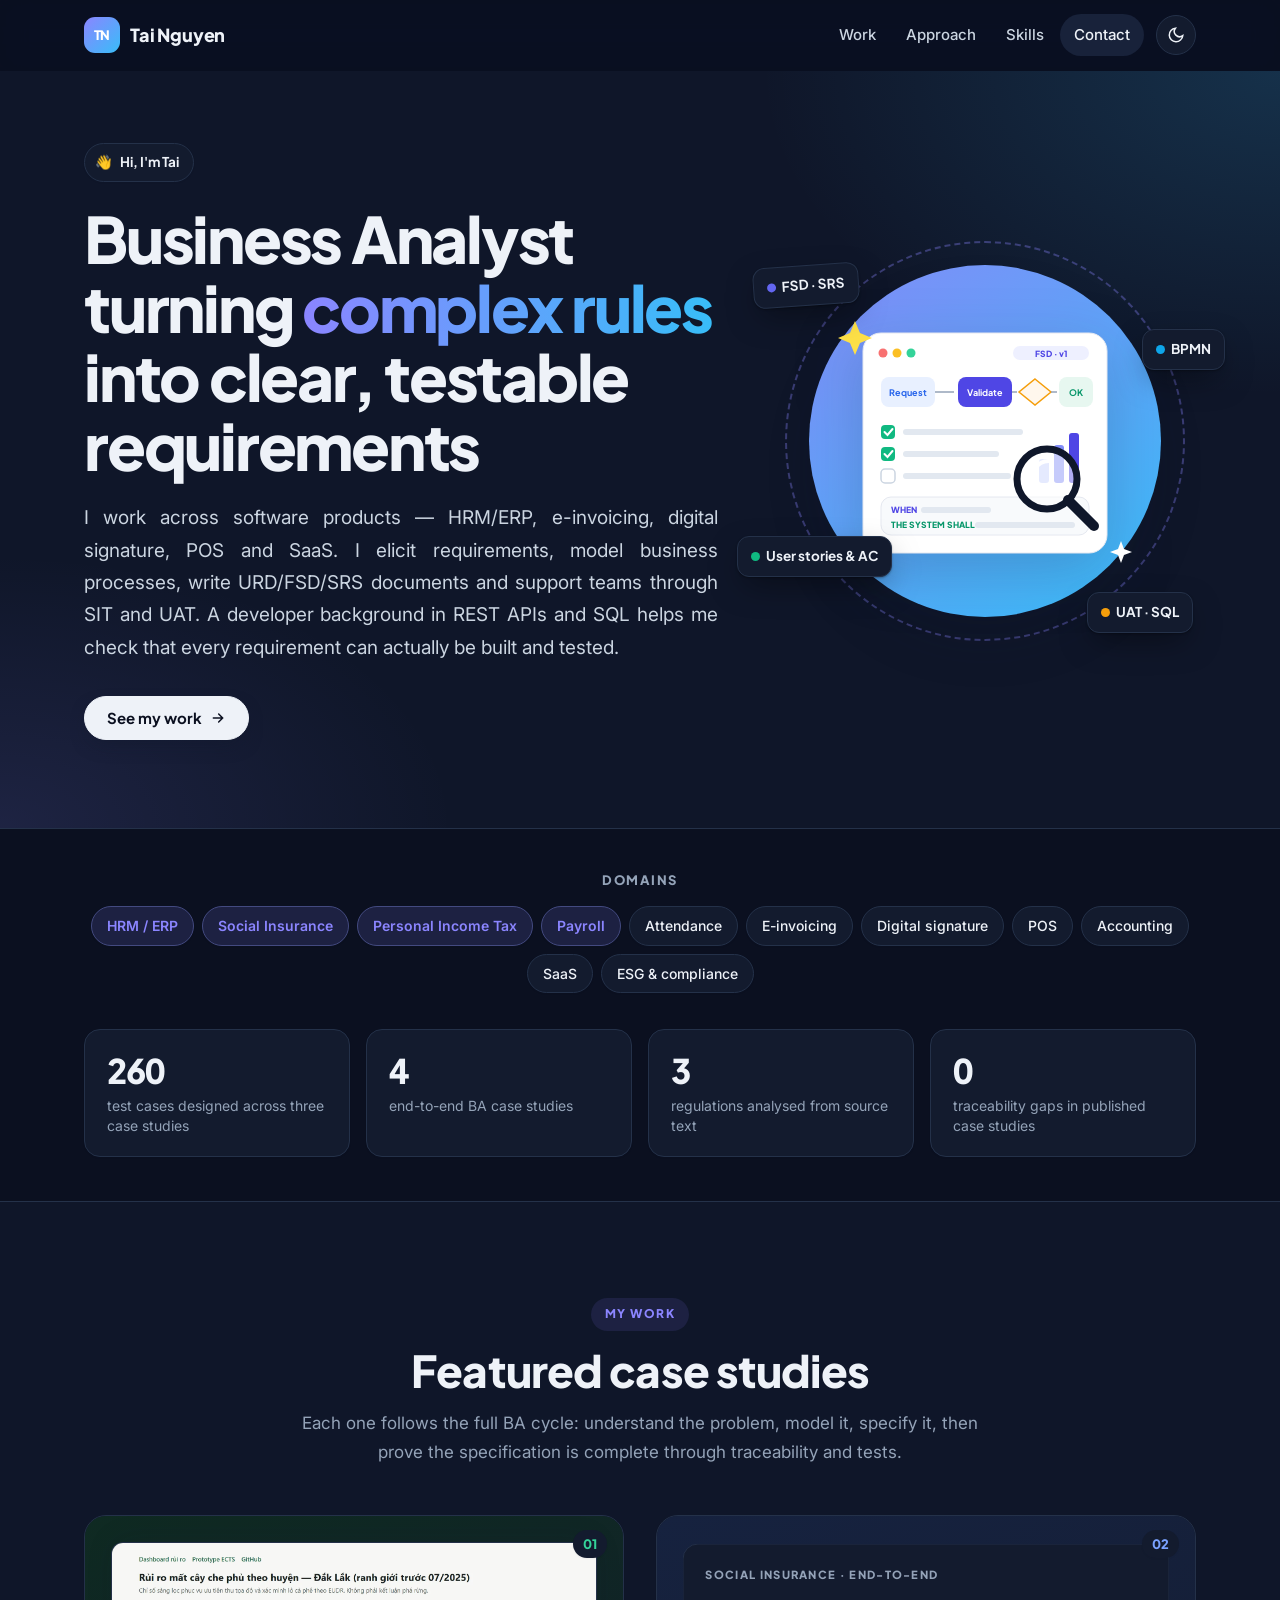
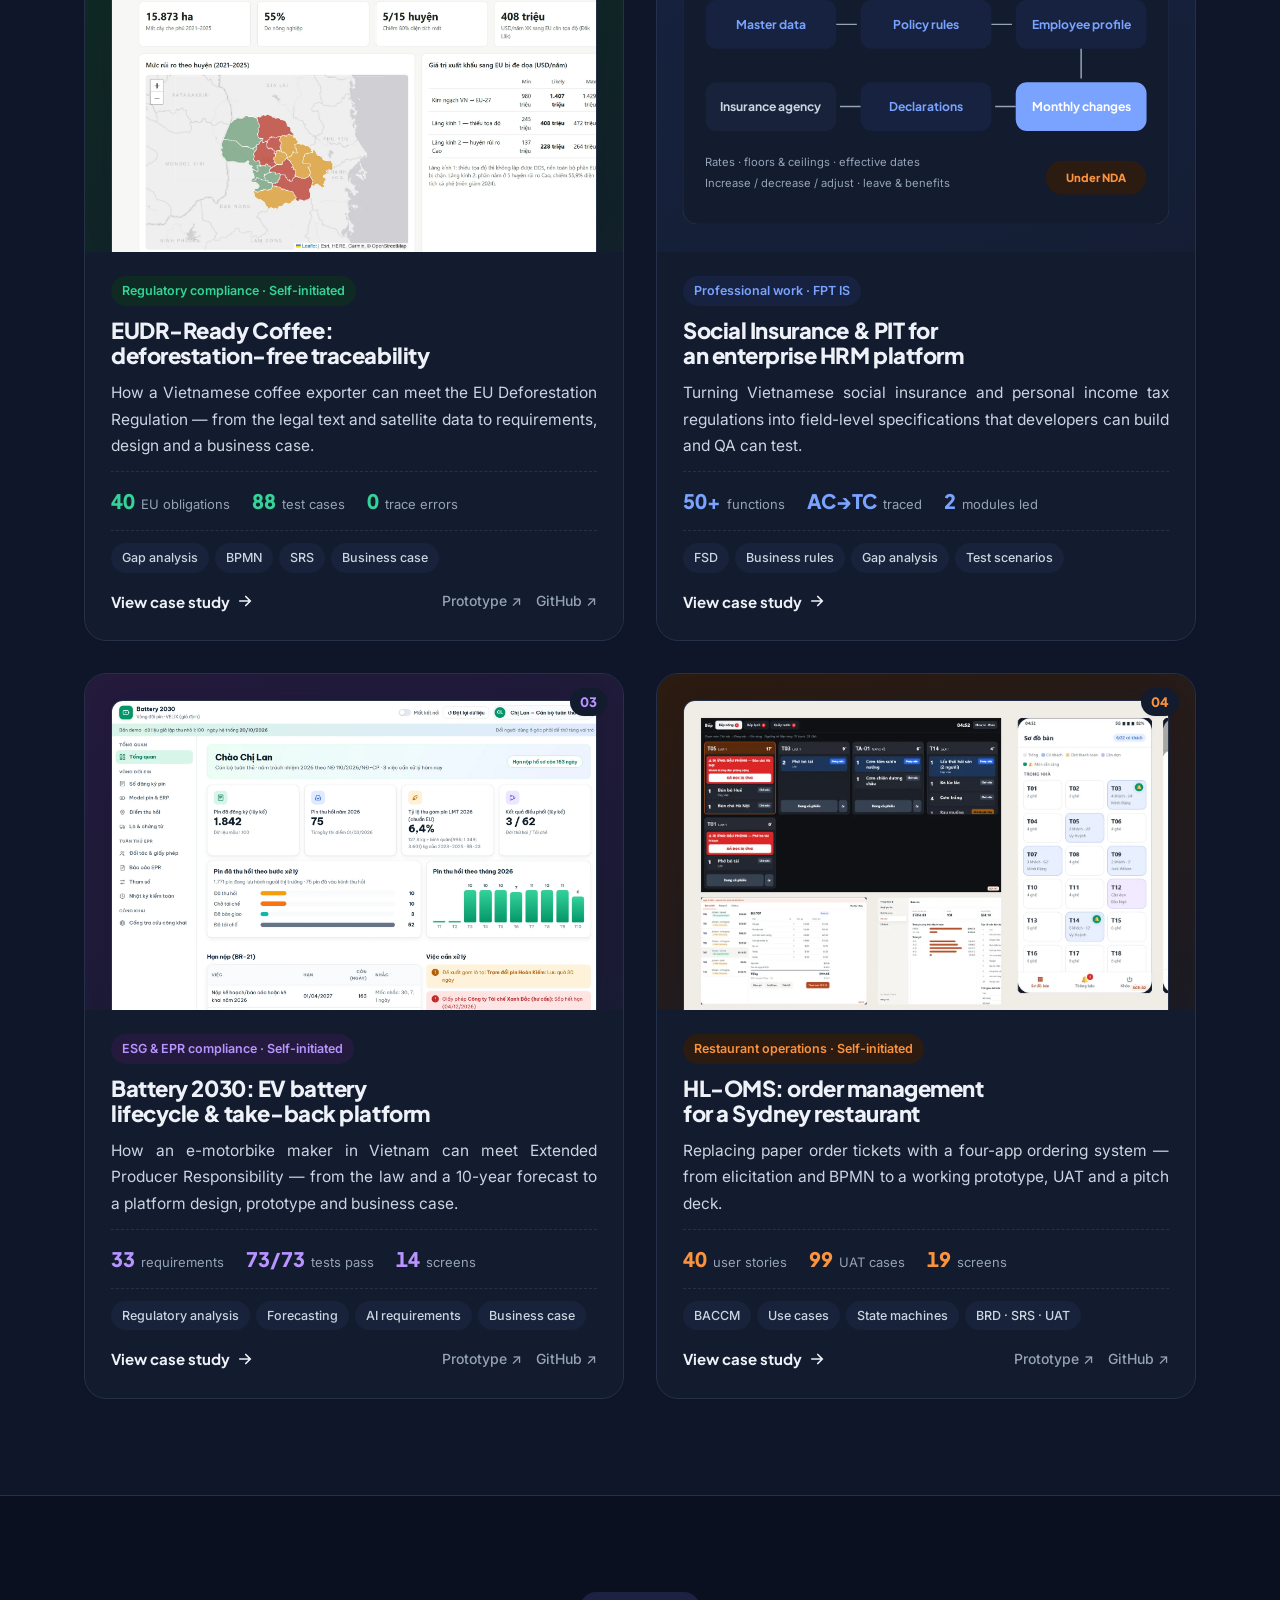
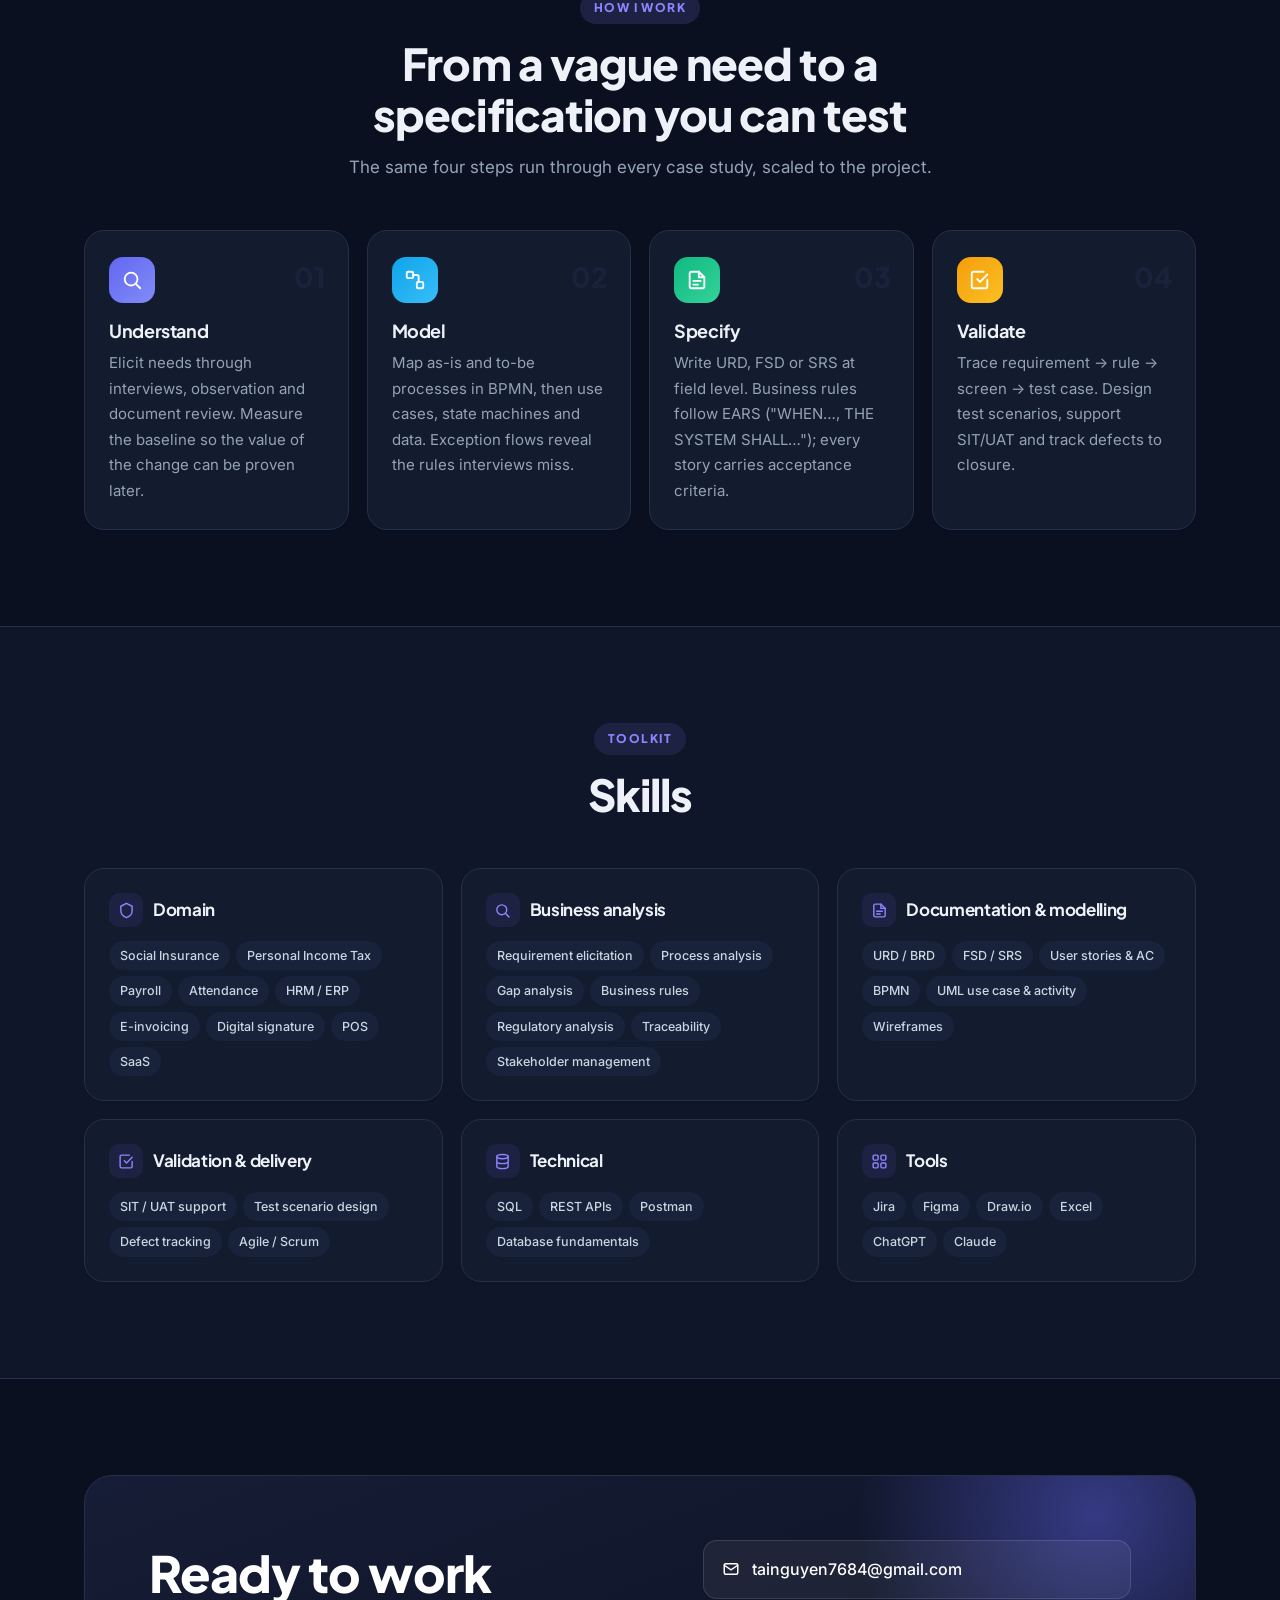
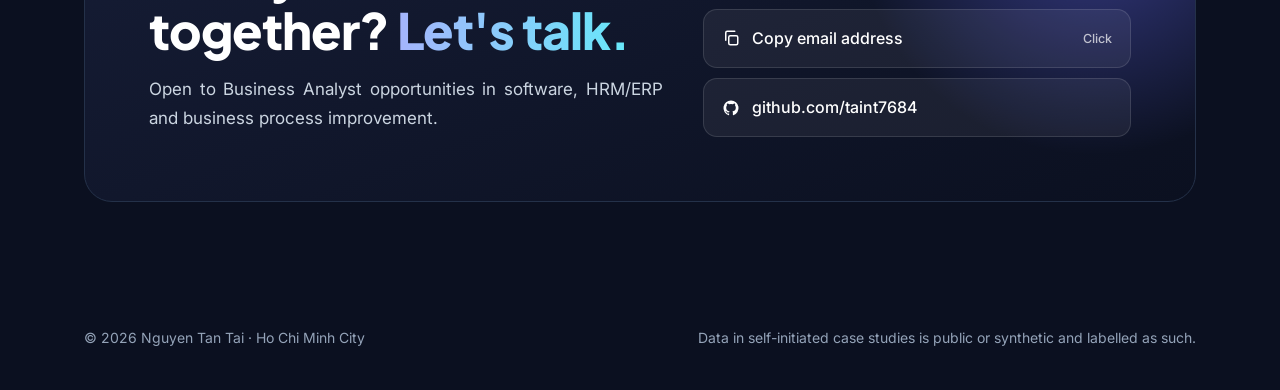
<file: index.html>
<!doctype html>
<html lang="en" data-theme="dark">
<head>
  <meta charset="utf-8">
  <meta name="viewport" content="width=device-width, initial-scale=1">
  <!-- EDIT: page title and description (shown in Google and link previews) -->
  <title>Nguyen Tan Tai — Business Analyst</title>
  <meta name="description" content="Business Analyst in HRM/ERP, e-invoicing, POS and SaaS. Case studies in requirements, process modelling, specifications and traceability.">
  <meta property="og:title" content="Nguyen Tan Tai — Business Analyst">
  <meta property="og:description" content="Case studies: EUDR coffee traceability, Social Insurance & PIT, EV battery EPR platform, restaurant ordering system.">
  <meta property="og:image" content="assets/img/eudr-cover.webp">
  <link rel="preconnect" href="https://fonts.googleapis.com">
  <link rel="preconnect" href="https://fonts.gstatic.com" crossorigin>
  <link rel="stylesheet" href="https://fonts.googleapis.com/css2?family=Inter:wght@400;500;600;700&family=Plus+Jakarta+Sans:wght@600;700;800&family=JetBrains+Mono:wght@500;600&display=swap">
  <link rel="stylesheet" href="assets/style.css">
  <link rel="icon" href="data:image/svg+xml,%3Csvg xmlns='http://www.w3.org/2000/svg' viewBox='0 0 32 32'%3E%3Crect width='32' height='32' rx='9' fill='%234f46e5'/%3E%3Ctext x='16' y='21' font-family='Arial' font-size='13' font-weight='700' fill='white' text-anchor='middle'%3ETN%3C/text%3E%3C/svg%3E">
  <script>try{var t=localStorage.getItem("theme");if(t)document.documentElement.setAttribute("data-theme",t)}catch(e){}</script>
</head>
<body>
<a class="skip" href="#main">Skip to content</a>

<header class="site-header">
  <nav class="container nav" aria-label="Main">
    <a class="brand" href="#top"><span class="brand-mark">TN</span><span>Tai Nguyen</span></a>
    <ul class="nav-links">
      <li><a href="#work">Work</a></li>
      <li><a href="#approach">Approach</a></li>
      <li><a href="#skills">Skills</a></li>
      <li><a href="#contact">Contact</a></li>
    </ul>
    <button class="icon-btn theme-btn" type="button" aria-label="Toggle dark mode">
      <svg class="sun" viewBox="0 0 24 24" fill="none" stroke="currentColor" stroke-width="2" stroke-linecap="round"><circle cx="12" cy="12" r="4"/><path d="M12 2v2M12 20v2M4.9 4.9l1.4 1.4M17.7 17.7l1.4 1.4M2 12h2M20 12h2M4.9 19.1l1.4-1.4M17.7 6.3l1.4-1.4"/></svg>
      <svg class="moon" viewBox="0 0 24 24" fill="none" stroke="currentColor" stroke-width="2" stroke-linecap="round"><path d="M21 12.8A9 9 0 1 1 11.2 3a7 7 0 0 0 9.8 9.8z"/></svg>
    </button>
    <button class="icon-btn menu-btn" type="button" aria-label="Open menu" aria-expanded="false">
      <svg viewBox="0 0 24 24" fill="none" stroke="currentColor" stroke-width="2" stroke-linecap="round"><path d="M4 7h16M4 12h16M4 17h16"/></svg>
    </button>
  </nav>
</header>

<main id="main">

<!-- =========================== HERO =========================== -->
<section class="hero" id="top">
  <div class="container hero-grid">
    <div>
      <span class="hello"><span class="wave" aria-hidden="true">👋</span> Hi, I'm Tai</span>
      <h1>Business Analyst turning <span class="hl">complex rules</span> into clear, testable requirements</h1>
      <!-- EDIT: short introduction -->
      <p class="lead">
        I work across software products — HRM/ERP, e-invoicing, digital signature, POS and SaaS. I elicit requirements,
        model business processes, write URD/FSD/SRS documents and support teams through SIT and UAT. A developer background
        in REST APIs and SQL helps me check that every requirement can actually be built and tested.
      </p>
      <div class="btn-row">
        <a class="btn btn-primary" href="#work">See my work
          <svg viewBox="0 0 24 24" fill="none" stroke="currentColor" stroke-width="2.2" stroke-linecap="round"><path d="M5 12h14M13 6l6 6-6 6"/></svg>
        </a>
      </div>
    </div>

    <!-- Illustration drawn in SVG (no photo) -->
    <div class="portrait" aria-hidden="true">
      <span class="ring"></span>
      <span class="blob"></span>
      <svg class="illu" viewBox="0 0 400 400" xmlns="http://www.w3.org/2000/svg" font-family="Plus Jakarta Sans, Inter, sans-serif">
        <!-- Spec document card -->
        <g transform="translate(78 92)">
          <rect width="244" height="220" rx="18" fill="#ffffff" stroke="#e5e8f0"/>
          <circle cx="20" cy="20" r="4.5" fill="#f87171"/><circle cx="34" cy="20" r="4.5" fill="#fbbf24"/><circle cx="48" cy="20" r="4.5" fill="#34d399"/>
          <rect x="150" y="13" width="76" height="14" rx="7" fill="#eef0ff"/>
          <text x="188" y="24" text-anchor="middle" font-size="8.5" font-weight="800" fill="#4f46e5">FSD · v1</text>
          <!-- mini process flow -->
          <rect x="18" y="44" width="54" height="30" rx="8" fill="#e8f0ff"/><text x="45" y="63" text-anchor="middle" font-size="9" font-weight="700" fill="#2563eb">Request</text>
          <rect x="95" y="44" width="54" height="30" rx="8" fill="#4f46e5"/><text x="122" y="63" text-anchor="middle" font-size="9" font-weight="700" fill="#fff">Validate</text>
          <path d="M172 46 l16 13 -16 13 -16 -13z" fill="#fff7ed" stroke="#f59e0b" stroke-width="1.5"/>
          <rect x="196" y="44" width="34" height="30" rx="8" fill="#e7f7f0"/><text x="213" y="63" text-anchor="middle" font-size="9" font-weight="700" fill="#059669">OK</text>
          <g stroke="#94a3b8" stroke-width="1.5" fill="none"><path d="M72 59h19M149 59h5M188 59h6"/></g>
          <!-- checklist -->
          <g font-size="9" font-weight="600" fill="#334155">
            <rect x="18" y="92" width="14" height="14" rx="4" fill="#10b981"/><path d="M21.5 99l3 3 5-6" stroke="#fff" stroke-width="2" fill="none" stroke-linecap="round"/>
            <rect x="40" y="96" width="120" height="6" rx="3" fill="#e2e8f0"/>
            <rect x="18" y="114" width="14" height="14" rx="4" fill="#10b981"/><path d="M21.5 121l3 3 5-6" stroke="#fff" stroke-width="2" fill="none" stroke-linecap="round"/>
            <rect x="40" y="118" width="96" height="6" rx="3" fill="#e2e8f0"/>
            <rect x="18" y="136" width="14" height="14" rx="4" fill="#fff" stroke="#cbd5e1" stroke-width="1.5"/>
            <rect x="40" y="140" width="108" height="6" rx="3" fill="#e2e8f0"/>
          </g>
          <!-- EARS rule strip -->
          <rect x="18" y="164" width="208" height="38" rx="10" fill="#f8fafc" stroke="#e5e8f0"/>
          <text x="28" y="180" font-size="8.5" font-weight="800" fill="#4f46e5">WHEN</text>
          <rect x="58" y="174" width="70" height="6" rx="3" fill="#e2e8f0"/>
          <text x="28" y="195" font-size="8.5" font-weight="800" fill="#059669">THE SYSTEM SHALL</text>
          <rect x="112" y="189" width="100" height="6" rx="3" fill="#e2e8f0"/>
          <!-- bar chart -->
          <g transform="translate(176 92)">
            <rect x="0" y="34" width="10" height="24" rx="3" fill="#c7d2fe"/>
            <rect x="15" y="20" width="10" height="38" rx="3" fill="#818cf8"/>
            <rect x="30" y="8" width="10" height="50" rx="3" fill="#4f46e5"/>
          </g>
        </g>
        <!-- magnifier over the card -->
        <g transform="translate(262 238)">
          <circle cx="0" cy="0" r="30" fill="rgba(255,255,255,.55)" stroke="#0f172a" stroke-width="7"/>
          <path d="M21 21l26 26" stroke="#0f172a" stroke-width="10" stroke-linecap="round"/>
          <path d="M-12 -10a16 16 0 0 1 14 -8" stroke="#fff" stroke-width="4" fill="none" stroke-linecap="round"/>
        </g>
        <!-- sparkles -->
        <path d="M70 80l5 12 12 5-12 5-5 12-5-12-12-5 12-5z" fill="#fde047"/>
        <path d="M336 300l3 8 8 3-8 3-3 8-3-8-8-3 8-3z" fill="#ffffff"/>
      </svg>
      <span class="chip-float c1"><span class="dot" style="background:#6366f1"></span>FSD · SRS</span>
      <span class="chip-float c2"><span class="dot" style="background:#0ea5e9"></span>BPMN</span>
      <span class="chip-float c3"><span class="dot" style="background:#10b981"></span>User stories &amp; AC</span>
      <span class="chip-float c4"><span class="dot" style="background:#f59e0b"></span>UAT · SQL</span>
    </div>
  </div>
</section>

<!-- =========================== DOMAINS + NUMBERS =========================== -->
<section class="domains-band" aria-label="Domains and numbers">
  <div class="container">
    <!-- EDIT: domains — class "core" highlights main domains -->
    <div class="domains-row">
      <h2>Domains</h2>
      <ul class="tags">
        <li class="tag core">HRM / ERP</li>
        <li class="tag core">Social Insurance</li>
        <li class="tag core">Personal Income Tax</li>
        <li class="tag core">Payroll</li>
        <li class="tag">Attendance</li>
        <li class="tag">E-invoicing</li>
        <li class="tag">Digital signature</li>
        <li class="tag">POS</li>
        <li class="tag">Accounting</li>
        <li class="tag">SaaS</li>
        <li class="tag">ESG &amp; compliance</li>
      </ul>
    </div>
    <!-- EDIT: headline numbers -->
    <div class="stats">
      <div class="stat reveal"><b>260</b><span>test cases designed across three case studies</span></div>
      <div class="stat reveal"><b>4</b><span>end-to-end BA case studies</span></div>
      <div class="stat reveal"><b>3</b><span>regulations analysed from source text</span></div>
      <div class="stat reveal"><b>0</b><span>traceability gaps in published case studies</span></div>
    </div>
  </div>
</section>

<!-- =========================== WORK =========================== -->
<section class="band" id="work">
  <div class="container">
    <div class="section-head center">
      <span class="pill-label">My work</span>
      <h2>Featured case studies</h2>
      <p>Each one follows the full BA cycle: understand the problem, model it, specify it, then prove the specification is complete through traceability and tests.</p>
    </div>

    <div class="work-grid">

      <!-- ---------- 01 EUDR ---------- -->
      <article class="work-card theme-green reveal">
        <a class="work-media" href="projects/eudr-coffee.html" tabindex="-1" aria-hidden="true">
          <img src="assets/img/eudr-cover.webp" alt="District risk dashboard for EUDR coffee traceability" width="1800" height="1069" loading="lazy">
          <span class="work-no">01</span>
        </a>
        <div class="work-body">
          <span class="tone-badge">Regulatory compliance · Self-initiated</span>
          <h3><a href="projects/eudr-coffee.html">EUDR-Ready Coffee: deforestation-free traceability</a></h3>
          <p>How a Vietnamese coffee exporter can meet the EU Deforestation Regulation — from the legal text and satellite data to requirements, design and a business case.</p>
          <div class="work-metrics">
            <div><b>40</b><span>EU obligations</span></div>
            <div><b>88</b><span>test cases</span></div>
            <div><b>0</b><span>trace errors</span></div>
          </div>
          <ul class="tags"><li class="tag">Gap analysis</li><li class="tag">BPMN</li><li class="tag">SRS</li><li class="tag">Business case</li></ul>
          <div class="work-foot">
            <a class="link-arrow" href="projects/eudr-coffee.html">View case study <svg viewBox="0 0 24 24" fill="none" stroke="currentColor" stroke-width="2.2" stroke-linecap="round"><path d="M5 12h14M13 6l6 6-6 6"/></svg></a>
            <span class="mini-links"><a href="https://taint7684.github.io/eudr-coffee-ba/prototype/" target="_blank" rel="noopener">Prototype ↗</a><a href="https://github.com/taint7684/eudr-coffee-ba" target="_blank" rel="noopener">GitHub ↗</a></span>
          </div>
        </div>
      </article>

      <!-- ---------- 02 Social Insurance ---------- -->
      <article class="work-card theme-blue reveal">
        <a class="work-media" href="projects/social-insurance.html" tabindex="-1" aria-hidden="true">
          <div class="nda-visual" aria-hidden="true">
            <svg viewBox="0 0 520 300" xmlns="http://www.w3.org/2000/svg" font-family="Plus Jakarta Sans, Inter, sans-serif">
              <rect x="0" y="0" width="520" height="300" rx="16" fill="var(--surface)" stroke="var(--line)"/>
              <text x="24" y="38" font-size="12" font-weight="800" fill="var(--muted)" letter-spacing="1.4">SOCIAL INSURANCE · END-TO-END</text>
              <g font-size="13" font-weight="700">
                <rect x="24" y="60" width="140" height="52" rx="12" fill="var(--blue-soft)"/><text x="94" y="91" text-anchor="middle" fill="var(--blue)">Master data</text>
                <rect x="190" y="60" width="140" height="52" rx="12" fill="var(--blue-soft)"/><text x="260" y="91" text-anchor="middle" fill="var(--blue)">Policy rules</text>
                <rect x="356" y="60" width="140" height="52" rx="12" fill="var(--blue-soft)"/><text x="426" y="91" text-anchor="middle" fill="var(--blue)">Employee profile</text>
                <rect x="356" y="148" width="140" height="52" rx="12" fill="var(--blue)"/><text x="426" y="179" text-anchor="middle" fill="#fff">Monthly changes</text>
                <rect x="190" y="148" width="140" height="52" rx="12" fill="var(--blue-soft)"/><text x="260" y="179" text-anchor="middle" fill="var(--blue)">Declarations</text>
                <rect x="24" y="148" width="140" height="52" rx="12" fill="var(--sunk)"/><text x="94" y="179" text-anchor="middle" fill="var(--ink-2)">Insurance agency</text>
              </g>
              <g stroke="var(--muted)" stroke-width="1.6" fill="none"><path d="M164 86h22M330 86h22M426 112v32M356 174h-22M190 174h-22"/></g>
              <g font-size="12" fill="var(--muted)" font-family="Inter, sans-serif">
                <text x="24" y="238">Rates · floors &amp; ceilings · effective dates</text>
                <text x="24" y="260">Increase / decrease / adjust · leave &amp; benefits</text>
              </g>
              <rect x="388" y="232" width="108" height="36" rx="18" fill="var(--amber-soft)"/>
              <text x="442" y="255" text-anchor="middle" font-size="12" font-weight="800" fill="var(--amber)">Under NDA</text>
            </svg>
          </div>
          <span class="work-no">02</span>
        </a>
        <div class="work-body">
          <span class="tone-badge">Professional work · FPT IS</span>
          <h3><a href="projects/social-insurance.html">Social Insurance &amp; PIT for an enterprise HRM platform</a></h3>
          <p>Turning Vietnamese social insurance and personal income tax regulations into field-level specifications that developers can build and QA can test.</p>
          <div class="work-metrics">
            <div><b>50+</b><span>functions</span></div>
            <div><b>AC→TC</b><span>traced</span></div>
            <div><b>2</b><span>modules led</span></div>
          </div>
          <ul class="tags"><li class="tag">FSD</li><li class="tag">Business rules</li><li class="tag">Gap analysis</li><li class="tag">Test scenarios</li></ul>
          <div class="work-foot">
            <a class="link-arrow" href="projects/social-insurance.html">View case study <svg viewBox="0 0 24 24" fill="none" stroke="currentColor" stroke-width="2.2" stroke-linecap="round"><path d="M5 12h14M13 6l6 6-6 6"/></svg></a>
          </div>
        </div>
      </article>

      <!-- ---------- 03 Battery 2030 ---------- -->
      <article class="work-card theme-violet reveal">
        <a class="work-media" href="projects/battery-2030.html" tabindex="-1" aria-hidden="true">
          <img src="assets/img/battery-scr-overview.webp" alt="Battery 2030 prototype: compliance overview dashboard" width="1800" height="1138" loading="lazy">
          <span class="work-no">03</span>
        </a>
        <div class="work-body">
          <span class="tone-badge">ESG &amp; EPR compliance · Self-initiated</span>
          <h3><a href="projects/battery-2030.html">Battery 2030: EV battery lifecycle &amp; take-back platform</a></h3>
          <p>How an e-motorbike maker in Vietnam can meet Extended Producer Responsibility — from the law and a 10-year forecast to a platform design, prototype and business case.</p>
          <div class="work-metrics">
            <div><b>33</b><span>requirements</span></div>
            <div><b>73/73</b><span>tests pass</span></div>
            <div><b>14</b><span>screens</span></div>
          </div>
          <ul class="tags"><li class="tag">Regulatory analysis</li><li class="tag">Forecasting</li><li class="tag">AI requirements</li><li class="tag">Business case</li></ul>
          <div class="work-foot">
            <a class="link-arrow" href="projects/battery-2030.html">View case study <svg viewBox="0 0 24 24" fill="none" stroke="currentColor" stroke-width="2.2" stroke-linecap="round"><path d="M5 12h14M13 6l6 6-6 6"/></svg></a>
            <span class="mini-links"><a href="https://taint7684.github.io/battery-2030-ba/prototype/" target="_blank" rel="noopener">Prototype ↗</a><a href="https://github.com/taint7684/battery-2030-ba" target="_blank" rel="noopener">GitHub ↗</a></span>
          </div>
        </div>
      </article>

      <!-- ---------- 04 HL-OMS ---------- -->
      <article class="work-card theme-amber reveal">
        <a class="work-media" href="projects/hl-oms.html" tabindex="-1" aria-hidden="true">
          <img src="assets/img/hloms-cover.webp" alt="HL-OMS prototype: kitchen display, table map and checkout" width="1800" height="884" loading="lazy">
          <span class="work-no">04</span>
        </a>
        <div class="work-body">
          <span class="tone-badge">Restaurant operations · Self-initiated</span>
          <h3><a href="projects/hl-oms.html">HL-OMS: order management for a Sydney restaurant</a></h3>
          <p>Replacing paper order tickets with a four-app ordering system — from elicitation and BPMN to a working prototype, UAT and a pitch deck.</p>
          <div class="work-metrics">
            <div><b>40</b><span>user stories</span></div>
            <div><b>99</b><span>UAT cases</span></div>
            <div><b>19</b><span>screens</span></div>
          </div>
          <ul class="tags"><li class="tag">BACCM</li><li class="tag">Use cases</li><li class="tag">State machines</li><li class="tag">BRD · SRS · UAT</li></ul>
          <div class="work-foot">
            <a class="link-arrow" href="projects/hl-oms.html">View case study <svg viewBox="0 0 24 24" fill="none" stroke="currentColor" stroke-width="2.2" stroke-linecap="round"><path d="M5 12h14M13 6l6 6-6 6"/></svg></a>
            <span class="mini-links"><a href="https://taint7684.github.io/hl-oms-ba/07_UIUX/prototype/" target="_blank" rel="noopener">Prototype ↗</a><a href="https://github.com/taint7684/hl-oms-ba" target="_blank" rel="noopener">GitHub ↗</a></span>
          </div>
        </div>
      </article>

    </div>
  </div>
</section>

<!-- =========================== APPROACH =========================== -->
<section id="approach">
  <div class="container">
    <div class="section-head center">
      <span class="pill-label">How I work</span>
      <h2>From a vague need to a specification you can test</h2>
      <p>The same four steps run through every case study, scaled to the project.</p>
    </div>
    <ol class="process">
      <li class="reveal">
        <span class="ico"><svg viewBox="0 0 24 24" fill="none" stroke="currentColor" stroke-width="2" stroke-linecap="round"><circle cx="11" cy="11" r="7"/><path d="M21 21l-4.3-4.3"/></svg></span>
        <h3>Understand</h3>
        <p>Elicit needs through interviews, observation and document review. Measure the baseline so the value of the change can be proven later.</p>
      </li>
      <li class="reveal">
        <span class="ico"><svg viewBox="0 0 24 24" fill="none" stroke="currentColor" stroke-width="2" stroke-linecap="round"><rect x="3" y="3" width="7" height="7" rx="1.5"/><rect x="14" y="14" width="7" height="7" rx="1.5"/><path d="M10 6.5h4a2 2 0 0 1 2 2V14"/></svg></span>
        <h3>Model</h3>
        <p>Map as-is and to-be processes in BPMN, then use cases, state machines and data. Exception flows reveal the rules interviews miss.</p>
      </li>
      <li class="reveal">
        <span class="ico"><svg viewBox="0 0 24 24" fill="none" stroke="currentColor" stroke-width="2" stroke-linecap="round"><path d="M14 3H6a2 2 0 0 0-2 2v14a2 2 0 0 0 2 2h12a2 2 0 0 0 2-2V9z"/><path d="M14 3v6h6M8 13h8M8 17h5"/></svg></span>
        <h3>Specify</h3>
        <p>Write URD, FSD or SRS at field level. Business rules follow EARS ("WHEN…, THE SYSTEM SHALL…"); every story carries acceptance criteria.</p>
      </li>
      <li class="reveal">
        <span class="ico"><svg viewBox="0 0 24 24" fill="none" stroke="currentColor" stroke-width="2" stroke-linecap="round"><path d="M9 11l3 3 8-8"/><path d="M20 12v7a2 2 0 0 1-2 2H5a2 2 0 0 1-2-2V5a2 2 0 0 1 2-2h11"/></svg></span>
        <h3>Validate</h3>
        <p>Trace requirement → rule → screen → test case. Design test scenarios, support SIT/UAT and track defects to closure.</p>
      </li>
    </ol>
  </div>
</section>

<!-- =========================== SKILLS =========================== -->
<section class="band" id="skills">
  <div class="container">
    <div class="section-head center">
      <span class="pill-label">Toolkit</span>
      <h2>Skills</h2>
    </div>
    <div class="skills">
      <div class="skill reveal">
        <h3><span class="ico"><svg viewBox="0 0 24 24" fill="none" stroke="currentColor" stroke-width="2" stroke-linecap="round"><path d="M12 2l8 4v6c0 5-3.5 8.5-8 10-4.5-1.5-8-5-8-10V6z"/></svg></span>Domain</h3>
        <ul class="tags">
          <li class="tag">Social Insurance</li><li class="tag">Personal Income Tax</li><li class="tag">Payroll</li><li class="tag">Attendance</li><li class="tag">HRM / ERP</li><li class="tag">E-invoicing</li><li class="tag">Digital signature</li><li class="tag">POS</li><li class="tag">SaaS</li>
        </ul>
      </div>
      <div class="skill reveal">
        <h3><span class="ico"><svg viewBox="0 0 24 24" fill="none" stroke="currentColor" stroke-width="2" stroke-linecap="round"><circle cx="11" cy="11" r="7"/><path d="M21 21l-4.3-4.3"/></svg></span>Business analysis</h3>
        <ul class="tags">
          <li class="tag">Requirement elicitation</li><li class="tag">Process analysis</li><li class="tag">Gap analysis</li><li class="tag">Business rules</li><li class="tag">Regulatory analysis</li><li class="tag">Traceability</li><li class="tag">Stakeholder management</li>
        </ul>
      </div>
      <div class="skill reveal">
        <h3><span class="ico"><svg viewBox="0 0 24 24" fill="none" stroke="currentColor" stroke-width="2" stroke-linecap="round"><path d="M14 3H6a2 2 0 0 0-2 2v14a2 2 0 0 0 2 2h12a2 2 0 0 0 2-2V9z"/><path d="M14 3v6h6M8 13h8M8 17h5"/></svg></span>Documentation &amp; modelling</h3>
        <ul class="tags">
          <li class="tag">URD / BRD</li><li class="tag">FSD / SRS</li><li class="tag">User stories &amp; AC</li><li class="tag">BPMN</li><li class="tag">UML use case &amp; activity</li><li class="tag">Wireframes</li>
        </ul>
      </div>
      <div class="skill reveal">
        <h3><span class="ico"><svg viewBox="0 0 24 24" fill="none" stroke="currentColor" stroke-width="2" stroke-linecap="round"><path d="M9 11l3 3 8-8"/><path d="M20 12v7a2 2 0 0 1-2 2H5a2 2 0 0 1-2-2V5a2 2 0 0 1 2-2h11"/></svg></span>Validation &amp; delivery</h3>
        <ul class="tags">
          <li class="tag">SIT / UAT support</li><li class="tag">Test scenario design</li><li class="tag">Defect tracking</li><li class="tag">Agile / Scrum</li>
        </ul>
      </div>
      <div class="skill reveal">
        <h3><span class="ico"><svg viewBox="0 0 24 24" fill="none" stroke="currentColor" stroke-width="2" stroke-linecap="round"><ellipse cx="12" cy="5" rx="8" ry="3"/><path d="M4 5v14c0 1.7 3.6 3 8 3s8-1.3 8-3V5M4 12c0 1.7 3.6 3 8 3s8-1.3 8-3"/></svg></span>Technical</h3>
        <ul class="tags">
          <li class="tag">SQL</li><li class="tag">REST APIs</li><li class="tag">Postman</li><li class="tag">Database fundamentals</li>
        </ul>
      </div>
      <div class="skill reveal">
        <h3><span class="ico"><svg viewBox="0 0 24 24" fill="none" stroke="currentColor" stroke-width="2" stroke-linecap="round"><rect x="3" y="3" width="7" height="7" rx="1.5"/><rect x="14" y="3" width="7" height="7" rx="1.5"/><rect x="3" y="14" width="7" height="7" rx="1.5"/><rect x="14" y="14" width="7" height="7" rx="1.5"/></svg></span>Tools</h3>
        <ul class="tags">
          <li class="tag">Jira</li><li class="tag">Figma</li><li class="tag">Draw.io</li><li class="tag">Excel</li><li class="tag">ChatGPT</li><li class="tag">Claude</li>
        </ul>
      </div>
    </div>
  </div>
</section>

<!-- =========================== CONTACT =========================== -->
<section id="contact">
  <div class="container">
    <div class="contact-card reveal">
      <div>
        <h2>Ready to work together? <span>Let's talk.</span></h2>
        <p>Open to Business Analyst opportunities in software, HRM/ERP and business process improvement.</p>
      </div>
      <ul class="contact-list">
        <!-- EDIT: contact details -->
        <li><a href="mailto:tainguyen7684@gmail.com">
          <svg viewBox="0 0 24 24" fill="none" stroke="currentColor" stroke-width="2" stroke-linecap="round"><rect x="3" y="5" width="18" height="14" rx="2"/><path d="M3 7l9 6 9-6"/></svg>
          tainguyen7684@gmail.com</a></li>
        <li><button type="button" data-copy="tainguyen7684@gmail.com">
          <svg viewBox="0 0 24 24" fill="none" stroke="currentColor" stroke-width="2" stroke-linecap="round"><rect x="9" y="9" width="12" height="12" rx="2"/><path d="M5 15V5a2 2 0 0 1 2-2h10"/></svg>
          Copy email address<span class="hint">Click</span></button></li>
        <li><a href="https://github.com/taint7684" target="_blank" rel="noopener">
          <svg viewBox="0 0 24 24" fill="currentColor"><path d="M12 2a10 10 0 0 0-3.2 19.5c.5.1.7-.2.7-.5v-1.7c-2.8.6-3.4-1.3-3.4-1.3-.5-1.2-1.1-1.5-1.1-1.5-.9-.6.1-.6.1-.6 1 .1 1.5 1 1.5 1 .9 1.6 2.4 1.1 3 .9.1-.7.4-1.1.6-1.4-2.2-.3-4.6-1.1-4.6-5a3.9 3.9 0 0 1 1-2.7c-.1-.3-.4-1.3.1-2.7 0 0 .8-.3 2.8 1a9.6 9.6 0 0 1 5 0c1.9-1.3 2.8-1 2.8-1 .5 1.4.2 2.4.1 2.7a3.9 3.9 0 0 1 1 2.7c0 3.9-2.3 4.7-4.6 5 .4.3.7.9.7 1.9V21c0 .3.2.6.7.5A10 10 0 0 0 12 2z"/></svg>
          github.com/taint7684</a></li>
        <!-- EDIT: uncomment and fill in your LinkedIn URL
        <li><a href="https://www.linkedin.com/in/YOUR-PROFILE" target="_blank" rel="noopener">
          <svg viewBox="0 0 24 24" fill="currentColor"><path d="M4.98 3.5a2.5 2.5 0 1 1 0 5 2.5 2.5 0 0 1 0-5zM3 9.5h4V21H3zM10 9.5h3.8v1.6h.1c.5-1 1.8-2 3.8-2 4 0 4.8 2.6 4.8 6V21h-4v-5.2c0-1.2 0-2.9-1.8-2.9s-2 1.4-2 2.8V21h-4z"/></svg>
          LinkedIn</a></li>
        -->
        <!-- EDIT: phone is hidden on purpose (public pages get scraped). Uncomment to show it.
        <li><a href="tel:+84971052216">
          <svg viewBox="0 0 24 24" fill="none" stroke="currentColor" stroke-width="2" stroke-linecap="round"><path d="M22 16.9v3a2 2 0 0 1-2.2 2 19.8 19.8 0 0 1-8.6-3.1 19.5 19.5 0 0 1-6-6A19.8 19.8 0 0 1 2.1 4.2 2 2 0 0 1 4.1 2h3a2 2 0 0 1 2 1.7c.1.9.4 1.8.7 2.7a2 2 0 0 1-.5 2.1L8 9.8a16 16 0 0 0 6 6l1.3-1.3a2 2 0 0 1 2.1-.4c.9.3 1.8.6 2.7.7a2 2 0 0 1 1.7 2z"/></svg>
          +84 971 052 216</a></li>
        -->
      </ul>
    </div>
  </div>
</section>

</main>

<footer class="site-footer">
  <div class="container">
    <span>© <span data-year>2026</span> Nguyen Tan Tai · Ho Chi Minh City</span>
    <span>Data in self-initiated case studies is public or synthetic and labelled as such.</span>
  </div>
</footer>

<script src="assets/main.js"></script>
</body>
</html>
</file>
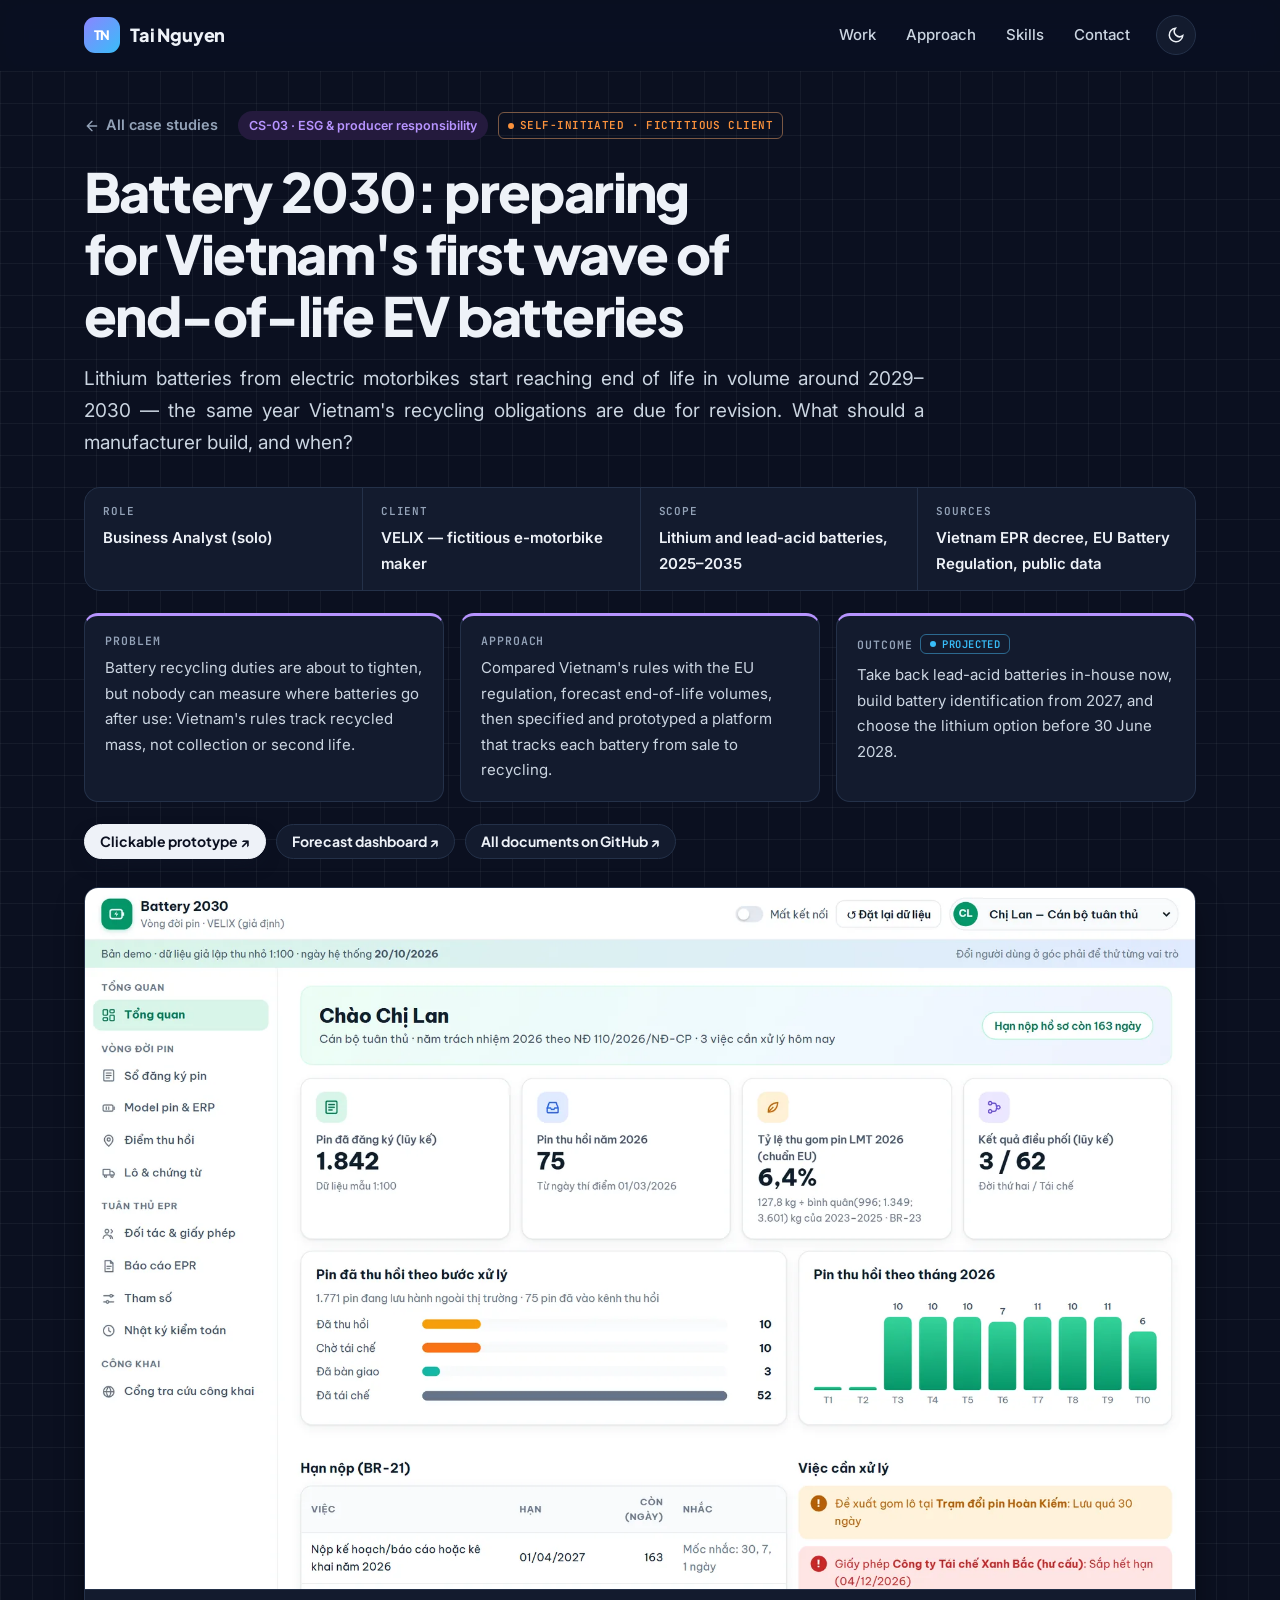
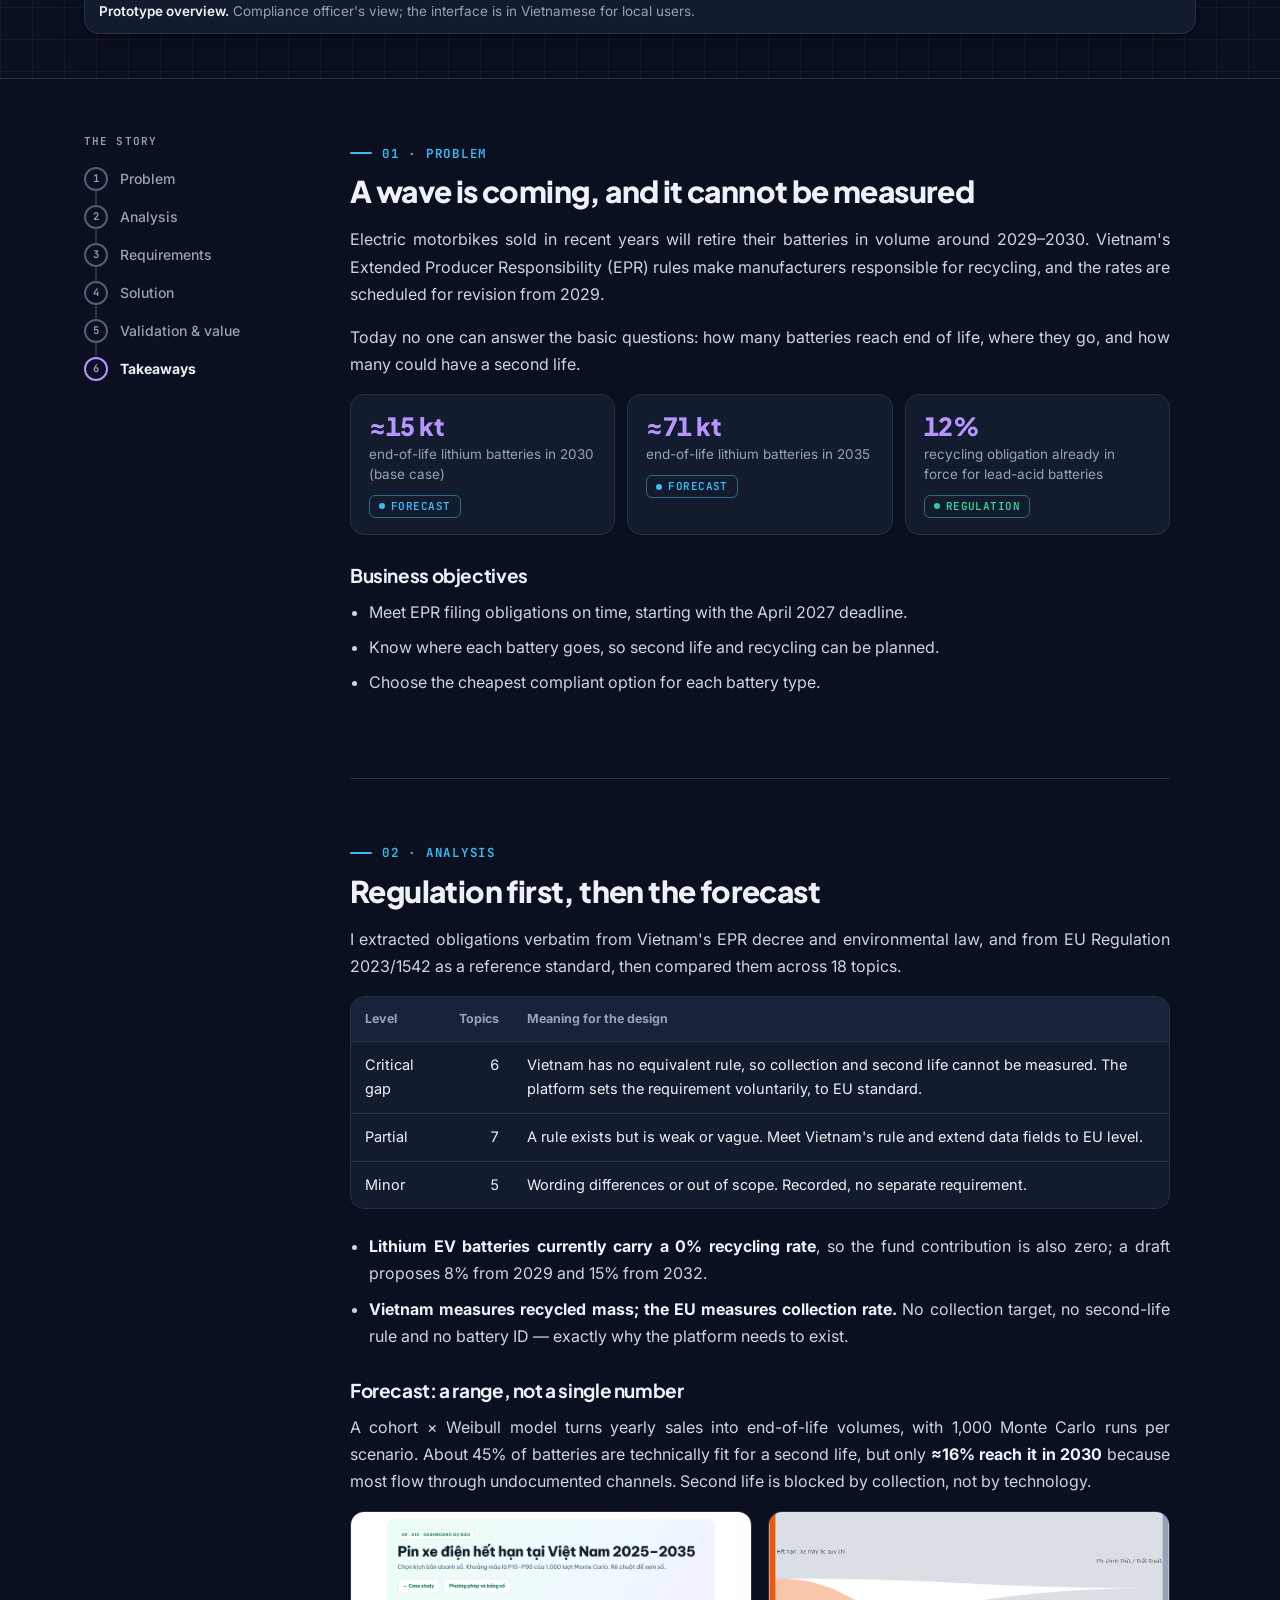
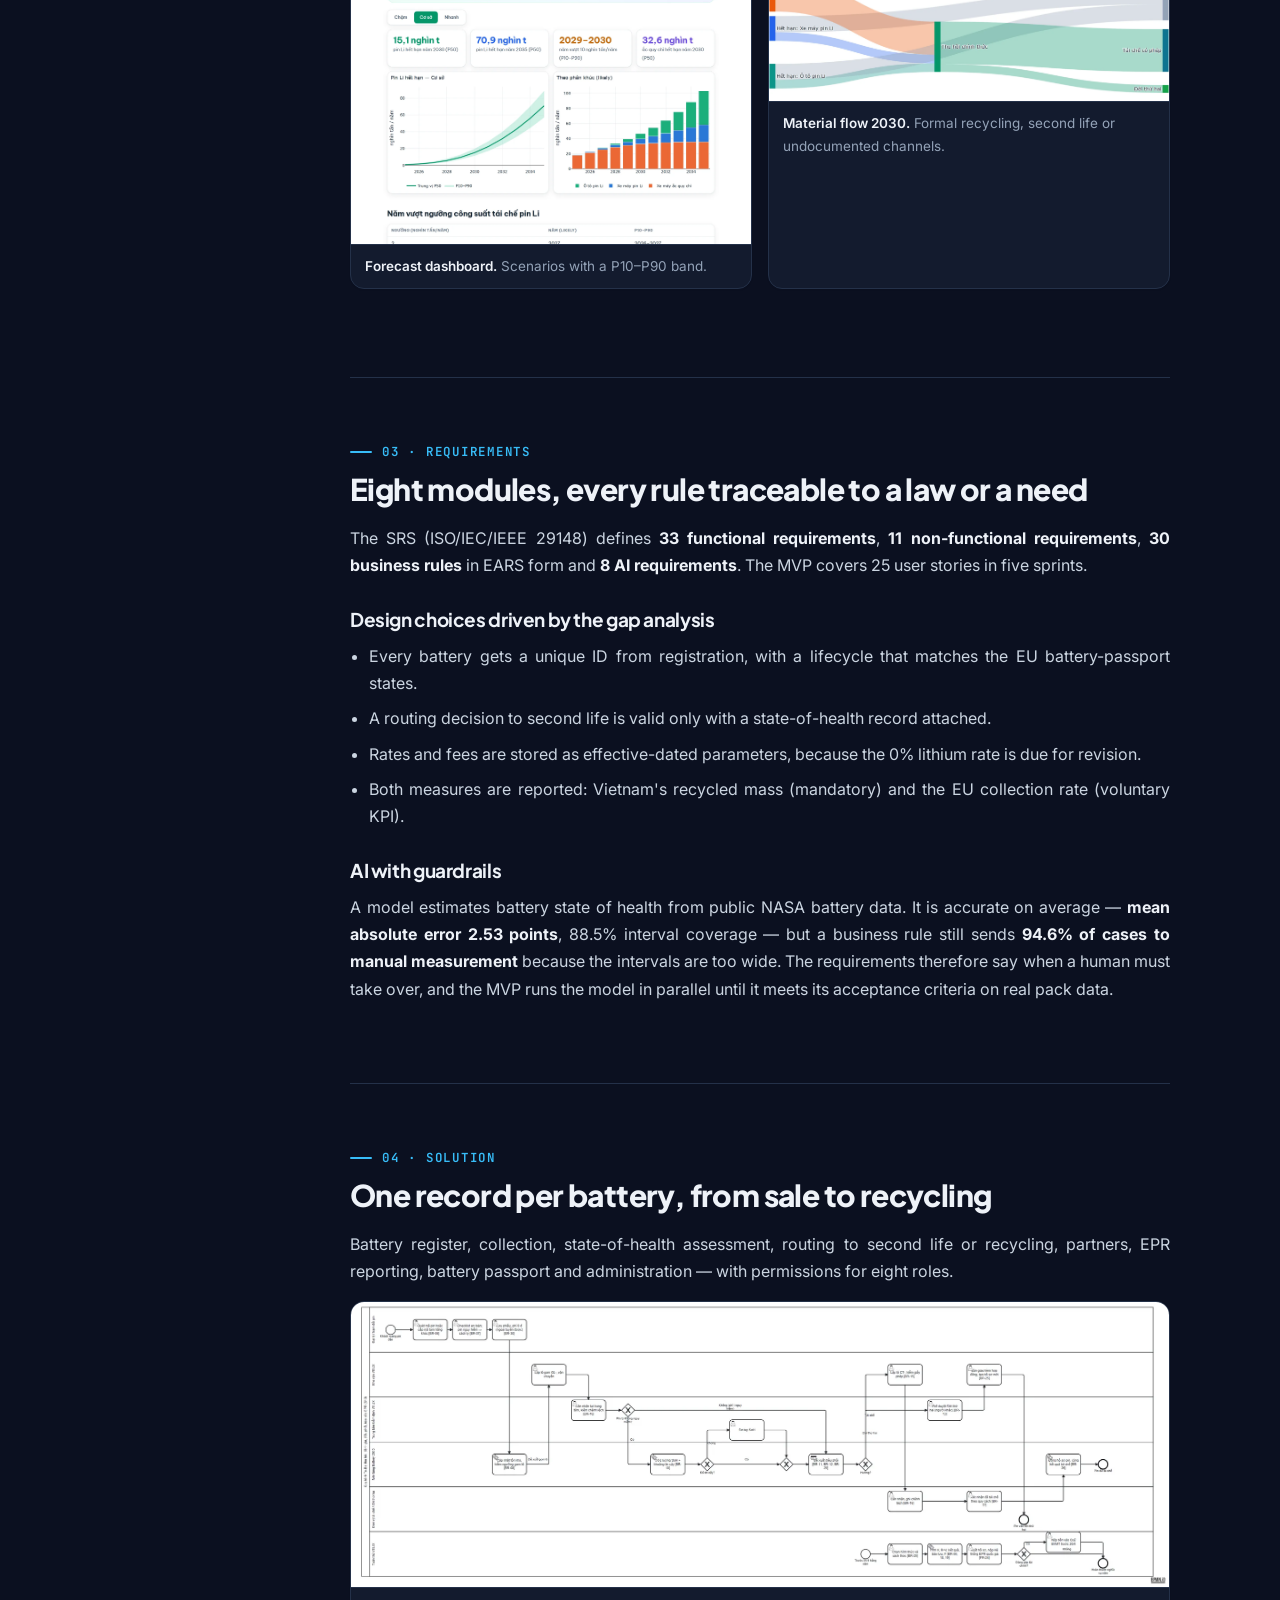
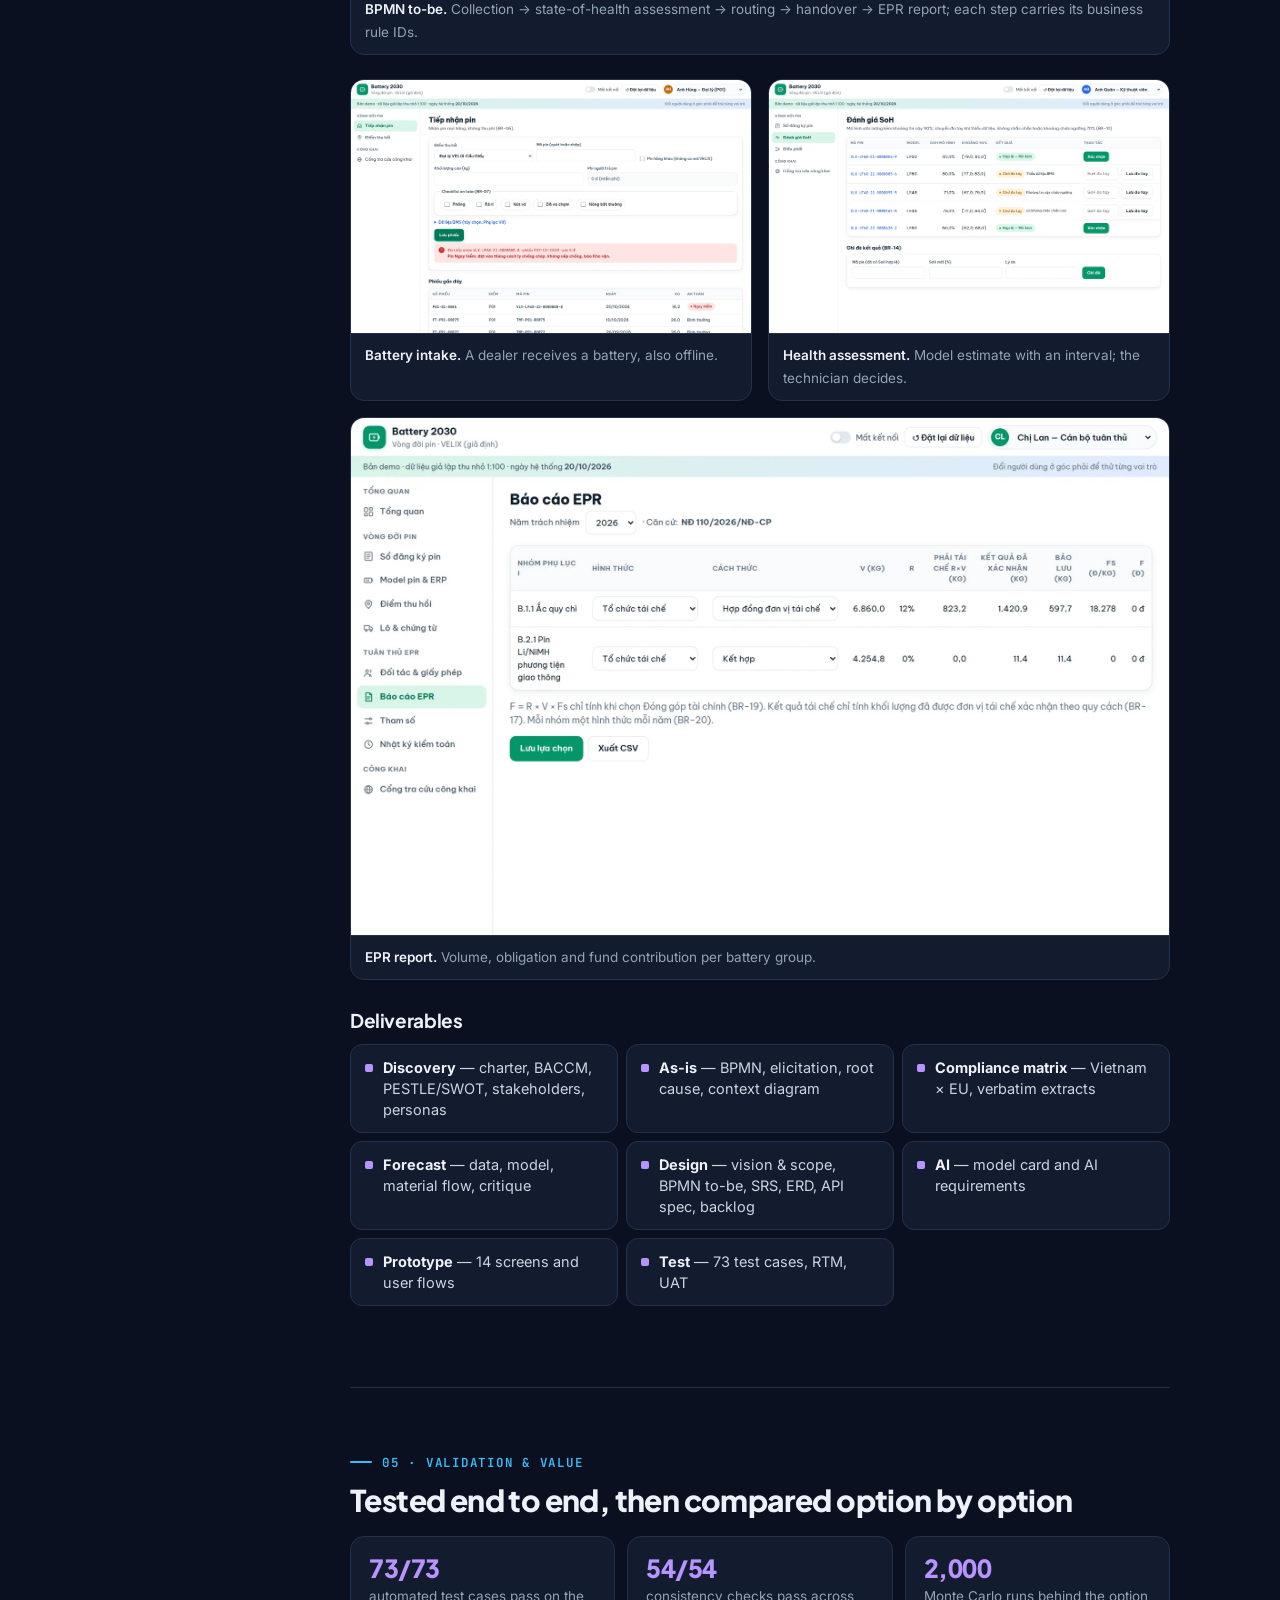
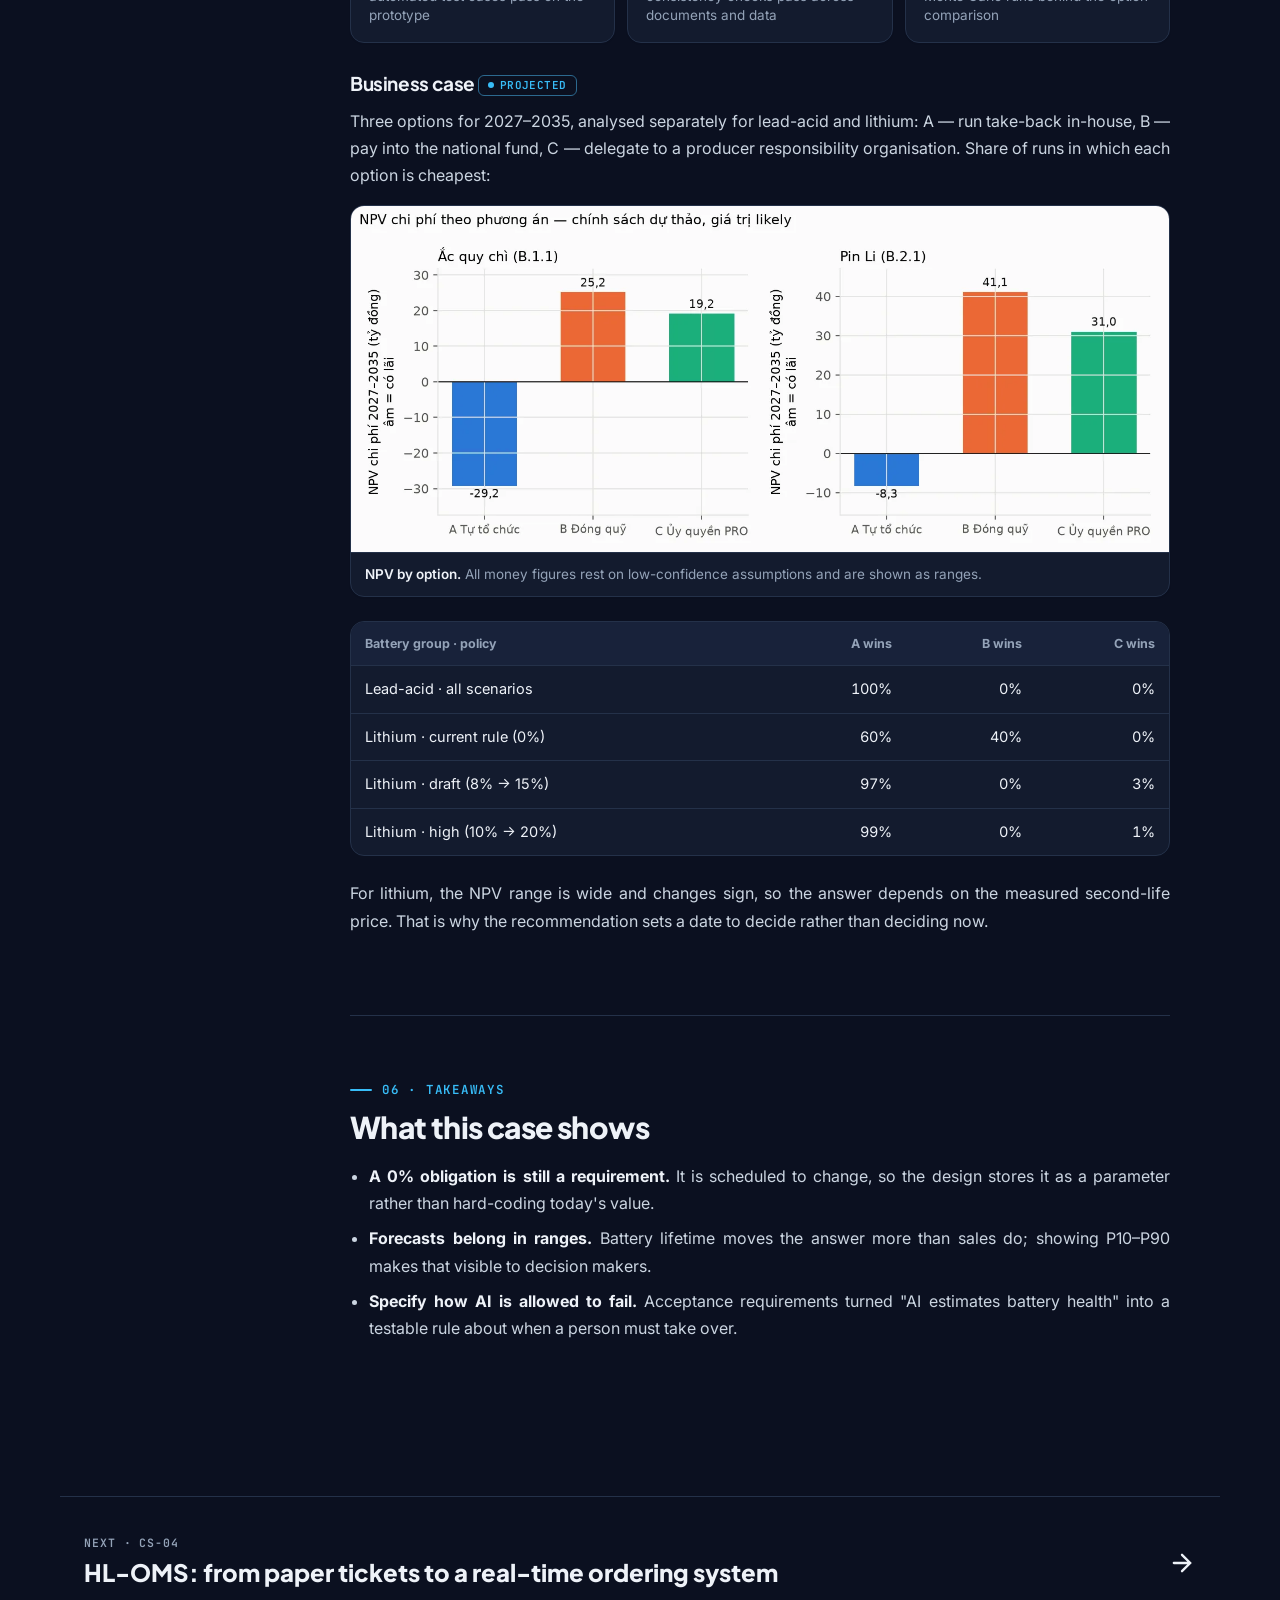
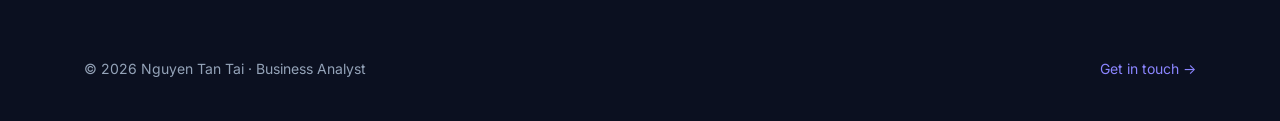
<file: projects/battery-2030.html>
<!doctype html>
<html lang="en" data-theme="dark">
<head>
  <meta charset="utf-8">
  <meta name="viewport" content="width=device-width, initial-scale=1">
  <title>Battery 2030 — Case Study · Nguyen Tan Tai</title>
  <meta name="description" content="BA case study: an EV battery lifecycle and take-back (EPR) platform for Vietnam — regulation, forecast, requirements, prototype and business case.">
  <link rel="preconnect" href="https://fonts.googleapis.com">
  <link rel="preconnect" href="https://fonts.gstatic.com" crossorigin>
  <link rel="stylesheet" href="https://fonts.googleapis.com/css2?family=Inter:wght@400;500;600;700&family=Plus+Jakarta+Sans:wght@700;800&family=JetBrains+Mono:wght@500;600&display=swap">
  <link rel="stylesheet" href="../assets/style.css">
  <link rel="icon" href="data:image/svg+xml,%3Csvg xmlns='http://www.w3.org/2000/svg' viewBox='0 0 32 32'%3E%3Crect width='32' height='32' rx='9' fill='%236366f1'/%3E%3Ctext x='16' y='21' font-family='monospace' font-size='13' font-weight='700' fill='white' text-anchor='middle'%3ETN%3C/text%3E%3C/svg%3E">
  <script>try{var t=localStorage.getItem("theme");if(t)document.documentElement.setAttribute("data-theme",t)}catch(e){}</script>
</head>
<body class="theme-violet">
<a class="skip" href="#main">Skip to content</a>
<header class="site-header">
  <nav class="container nav" aria-label="Main">
    <a class="brand" href="../index.html" aria-label="Tai Nguyen, home"><span class="brand-mark">TN</span><span>Tai Nguyen</span></a>
    <ul class="nav-links">
      <li><a href="../index.html#work">Work</a></li>
      <li><a href="../index.html#approach">Approach</a></li>
      <li><a href="../index.html#skills">Skills</a></li>
      <li><a href="../index.html#contact">Contact</a></li>
    </ul>
    <button class="icon-btn theme-btn" type="button" aria-label="Switch light or dark theme">
      <svg class="sun" viewBox="0 0 24 24" fill="none" stroke="currentColor" stroke-width="2" stroke-linecap="round"><circle cx="12" cy="12" r="4"/><path d="M12 2v2M12 20v2M4.9 4.9l1.4 1.4M17.7 17.7l1.4 1.4M2 12h2M20 12h2M4.9 19.1l1.4-1.4M17.7 6.3l1.4-1.4"/></svg>
      <svg class="moon" viewBox="0 0 24 24" fill="none" stroke="currentColor" stroke-width="2" stroke-linecap="round"><path d="M21 12.8A9 9 0 1 1 11.2 3a7 7 0 0 0 9.8 9.8z"/></svg>
    </button>
    <button class="icon-btn menu-btn" type="button" aria-label="Open menu" aria-expanded="false">
      <svg viewBox="0 0 24 24" fill="none" stroke="currentColor" stroke-width="2" stroke-linecap="round"><path d="M4 7h16M4 12h16M4 17h16"/></svg>
    </button>
  </nav>
</header>

<main id="main">
  <header class="cs-head grid-bg">
    <div class="container">
      <div class="crumbs">
        <a class="back" href="../index.html#work"><svg viewBox="0 0 24 24" fill="none" stroke="currentColor" stroke-width="2" stroke-linecap="round"><path d="M19 12H5M12 19l-7-7 7-7"/></svg>All case studies</a>
        <span class="tone-badge">CS-03 · ESG &amp; producer responsibility</span>
        <span class="ev ev-sim">Self-initiated · fictitious client</span>
      </div>
      <h1>Battery 2030: preparing for Vietnam's first wave of end-of-life EV batteries</h1>
      <p class="lead">Lithium batteries from electric motorbikes start reaching end of life in volume around 2029–2030 — the same year Vietnam's recycling obligations are due for revision. What should a manufacturer build, and when?</p>

      <dl class="meta">
        <div><dt>Role</dt><dd>Business Analyst (solo)</dd></div>
        <div><dt>Client</dt><dd>VELIX — fictitious e-motorbike maker</dd></div>
        <div><dt>Scope</dt><dd>Lithium and lead-acid batteries, 2025–2035</dd></div>
        <div><dt>Sources</dt><dd>Vietnam EPR decree, EU Battery Regulation, public data</dd></div>
      </dl>

      <div class="glance">
        <div><h2>Problem</h2><p>Battery recycling duties are about to tighten, but nobody can measure where batteries go after use: Vietnam's rules track recycled mass, not collection or second life.</p></div>
        <div><h2>Approach</h2><p>Compared Vietnam's rules with the EU regulation, forecast end-of-life volumes, then specified and prototyped a platform that tracks each battery from sale to recycling.</p></div>
        <div><h2>Outcome <span class="ev ev-proj">Projected</span></h2><p>Take back lead-acid batteries in-house now, build battery identification from 2027, and choose the lithium option before 30 June 2028.</p></div>
      </div>

      <div class="btn-row" style="margin-top:22px">
        <a class="btn btn-primary btn-sm" href="https://taint7684.github.io/battery-2030-ba/prototype/" target="_blank" rel="noopener">Clickable prototype ↗</a>
        <a class="btn btn-sm" href="https://taint7684.github.io/battery-2030-ba/forecast.html" target="_blank" rel="noopener">Forecast dashboard ↗</a>
        <a class="btn btn-sm" href="https://github.com/taint7684/battery-2030-ba" target="_blank" rel="noopener">All documents on GitHub ↗</a>
      </div>

      <figure class="cs-cover shot">
        <img src="../assets/img/battery-scr-overview.webp" alt="Battery 2030 prototype: compliance officer overview dashboard" width="1800" height="1138">
        <figcaption><b>Prototype overview.</b> Compliance officer's view; the interface is in Vietnamese for local users.</figcaption>
      </figure>
    </div>
  </header>

  <div class="container cs-layout">
    <nav class="toc" aria-label="Case study sections">
      <h2>The story</h2>
      <ol>
        <li><a href="#problem" data-n="1">Problem</a></li>
        <li><a href="#analysis" data-n="2">Analysis</a></li>
        <li><a href="#requirements" data-n="3">Requirements</a></li>
        <li><a href="#solution" data-n="4">Solution</a></li>
        <li><a href="#value" data-n="5">Validation &amp; value</a></li>
        <li><a href="#takeaways" data-n="6">Takeaways</a></li>
      </ol>
    </nav>

    <article class="prose">
      <section id="problem">
        <span class="sec-label">01 · Problem</span>
        <h2>A wave is coming, and it cannot be measured</h2>
        <p>Electric motorbikes sold in recent years will retire their batteries in volume around 2029–2030. Vietnam's Extended Producer Responsibility (EPR) rules make manufacturers responsible for recycling, and the rates are scheduled for revision from 2029.</p>
        <p>Today no one can answer the basic questions: how many batteries reach end of life, where they go, and how many could have a second life.</p>
        <div class="kpis">
          <div class="kpi"><b>≈15 kt</b><span>end-of-life lithium batteries in 2030 (base case)</span><span class="ev ev-proj">Forecast</span></div>
          <div class="kpi"><b>≈71 kt</b><span>end-of-life lithium batteries in 2035</span><span class="ev ev-proj">Forecast</span></div>
          <div class="kpi"><b>12%</b><span>recycling obligation already in force for lead-acid batteries</span><span class="ev ev-fact">Regulation</span></div>
        </div>
        <h3>Business objectives</h3>
        <ul>
          <li>Meet EPR filing obligations on time, starting with the April 2027 deadline.</li>
          <li>Know where each battery goes, so second life and recycling can be planned.</li>
          <li>Choose the cheapest compliant option for each battery type.</li>
        </ul>
      </section>

      <section id="analysis">
        <span class="sec-label">02 · Analysis</span>
        <h2>Regulation first, then the forecast</h2>
        <p>I extracted obligations verbatim from Vietnam's EPR decree and environmental law, and from EU Regulation 2023/1542 as a reference standard, then compared them across 18 topics.</p>
        <div class="table-wrap">
          <table>
            <thead><tr><th>Level</th><th class="num">Topics</th><th>Meaning for the design</th></tr></thead>
            <tbody>
              <tr><td>Critical gap</td><td class="num">6</td><td>Vietnam has no equivalent rule, so collection and second life cannot be measured. The platform sets the requirement voluntarily, to EU standard.</td></tr>
              <tr><td>Partial</td><td class="num">7</td><td>A rule exists but is weak or vague. Meet Vietnam's rule and extend data fields to EU level.</td></tr>
              <tr><td>Minor</td><td class="num">5</td><td>Wording differences or out of scope. Recorded, no separate requirement.</td></tr>
            </tbody>
          </table>
        </div>
        <ul>
          <li><strong>Lithium EV batteries currently carry a 0% recycling rate</strong>, so the fund contribution is also zero; a draft proposes 8% from 2029 and 15% from 2032.</li>
          <li><strong>Vietnam measures recycled mass; the EU measures collection rate.</strong> No collection target, no second-life rule and no battery ID — exactly why the platform needs to exist.</li>
        </ul>
        <h3>Forecast: a range, not a single number</h3>
        <p>A cohort × Weibull model turns yearly sales into end-of-life volumes, with 1,000 Monte Carlo runs per scenario. About 45% of batteries are technically fit for a second life, but only <strong>≈16% reach it in 2030</strong> because most flow through undocumented channels. Second life is blocked by collection, not by technology.</p>
        <div class="gallery">
          <figure class="shot">
            <img src="../assets/img/battery-forecast.webp" alt="Forecast dashboard with scenario selector, P10–P90 band and battery segments" width="1800" height="1491" loading="lazy">
            <figcaption><b>Forecast dashboard.</b> Scenarios with a P10–P90 band.</figcaption>
          </figure>
          <figure class="shot">
            <img src="../assets/img/battery-sankey.webp" alt="Sankey diagram of where end-of-life batteries go in 2030" width="1800" height="849" loading="lazy">
            <figcaption><b>Material flow 2030.</b> Formal recycling, second life or undocumented channels.</figcaption>
          </figure>
        </div>
      </section>

      <section id="requirements">
        <span class="sec-label">03 · Requirements</span>
        <h2>Eight modules, every rule traceable to a law or a need</h2>
        <p>The SRS (ISO/IEC/IEEE 29148) defines <strong>33 functional requirements</strong>, <strong>11 non-functional requirements</strong>, <strong>30 business rules</strong> in EARS form and <strong>8 AI requirements</strong>. The MVP covers 25 user stories in five sprints.</p>
        <h3>Design choices driven by the gap analysis</h3>
        <ul>
          <li>Every battery gets a unique ID from registration, with a lifecycle that matches the EU battery-passport states.</li>
          <li>A routing decision to second life is valid only with a state-of-health record attached.</li>
          <li>Rates and fees are stored as effective-dated parameters, because the 0% lithium rate is due for revision.</li>
          <li>Both measures are reported: Vietnam's recycled mass (mandatory) and the EU collection rate (voluntary KPI).</li>
        </ul>
        <h3>AI with guardrails</h3>
        <p>A model estimates battery state of health from public NASA battery data. It is accurate on average — <strong>mean absolute error 2.53 points</strong>, 88.5% interval coverage — but a business rule still sends <strong>94.6% of cases to manual measurement</strong> because the intervals are too wide. The requirements therefore say when a human must take over, and the MVP runs the model in parallel until it meets its acceptance criteria on real pack data.</p>
      </section>

      <section id="solution">
        <span class="sec-label">04 · Solution</span>
        <h2>One record per battery, from sale to recycling</h2>
        <p>Battery register, collection, state-of-health assessment, routing to second life or recycling, partners, EPR reporting, battery passport and administration — with permissions for eight roles.</p>
        <figure class="shot" style="margin-bottom:24px">
          <img src="../assets/img/battery-bpmn.webp" alt="BPMN to-be process: collection, SoH assessment, routing, handover and EPR reporting" width="1800" height="627" loading="lazy">
          <figcaption><b>BPMN to-be.</b> Collection → state-of-health assessment → routing → handover → EPR report; each step carries its business rule IDs.</figcaption>
        </figure>
        <div class="gallery">
          <figure class="shot">
            <img src="../assets/img/battery-scr-intake.webp" alt="Battery intake screen at a dealer" width="1800" height="1138" loading="lazy">
            <figcaption><b>Battery intake.</b> A dealer receives a battery, also offline.</figcaption>
          </figure>
          <figure class="shot">
            <img src="../assets/img/battery-scr-soh.webp" alt="State-of-health assessment with confidence interval" width="1800" height="1138" loading="lazy">
            <figcaption><b>Health assessment.</b> Model estimate with an interval; the technician decides.</figcaption>
          </figure>
          <figure class="shot">
            <img src="../assets/img/battery-scr-epr.webp" alt="EPR report showing volume, rate and contribution" width="1800" height="1138" loading="lazy">
            <figcaption><b>EPR report.</b> Volume, obligation and fund contribution per battery group.</figcaption>
          </figure>
        </div>
        <h3>Deliverables</h3>
        <ul class="deliv">
          <li><span><b>Discovery</b> — charter, BACCM, PESTLE/SWOT, stakeholders, personas</span></li>
          <li><span><b>As-is</b> — BPMN, elicitation, root cause, context diagram</span></li>
          <li><span><b>Compliance matrix</b> — Vietnam × EU, verbatim extracts</span></li>
          <li><span><b>Forecast</b> — data, model, material flow, critique</span></li>
          <li><span><b>Design</b> — vision &amp; scope, BPMN to-be, SRS, ERD, API spec, backlog</span></li>
          <li><span><b>AI</b> — model card and AI requirements</span></li>
          <li><span><b>Prototype</b> — 14 screens and user flows</span></li>
          <li><span><b>Test</b> — 73 test cases, RTM, UAT</span></li>
        </ul>
      </section>

      <section id="value">
        <span class="sec-label">05 · Validation &amp; value</span>
        <h2>Tested end to end, then compared option by option</h2>
        <div class="kpis">
          <div class="kpi"><b>73/73</b><span>automated test cases pass on the prototype</span></div>
          <div class="kpi"><b>54/54</b><span>consistency checks pass across documents and data</span></div>
          <div class="kpi"><b>2,000</b><span>Monte Carlo runs behind the option comparison</span></div>
        </div>
        <h3>Business case <span class="ev ev-proj">Projected</span></h3>
        <p>Three options for 2027–2035, analysed separately for lead-acid and lithium: A — run take-back in-house, B — pay into the national fund, C — delegate to a producer responsibility organisation. Share of runs in which each option is cheapest:</p>
        <figure class="shot" style="margin-bottom:24px">
          <img src="../assets/img/battery-npv.webp" alt="NPV by option for lead-acid and lithium batteries" width="1440" height="608" loading="lazy">
          <figcaption><b>NPV by option.</b> All money figures rest on low-confidence assumptions and are shown as ranges.</figcaption>
        </figure>
        <div class="table-wrap">
          <table>
            <thead><tr><th>Battery group · policy</th><th class="num">A wins</th><th class="num">B wins</th><th class="num">C wins</th></tr></thead>
            <tbody>
              <tr><td>Lead-acid · all scenarios</td><td class="num">100%</td><td class="num">0%</td><td class="num">0%</td></tr>
              <tr><td>Lithium · current rule (0%)</td><td class="num">60%</td><td class="num">40%</td><td class="num">0%</td></tr>
              <tr><td>Lithium · draft (8% → 15%)</td><td class="num">97%</td><td class="num">0%</td><td class="num">3%</td></tr>
              <tr><td>Lithium · high (10% → 20%)</td><td class="num">99%</td><td class="num">0%</td><td class="num">1%</td></tr>
            </tbody>
          </table>
        </div>
        <p>For lithium, the NPV range is wide and changes sign, so the answer depends on the measured second-life price. That is why the recommendation sets a date to decide rather than deciding now.</p>
      </section>

      <section id="takeaways">
        <span class="sec-label">06 · Takeaways</span>
        <h2>What this case shows</h2>
        <ul>
          <li><strong>A 0% obligation is still a requirement.</strong> It is scheduled to change, so the design stores it as a parameter rather than hard-coding today's value.</li>
          <li><strong>Forecasts belong in ranges.</strong> Battery lifetime moves the answer more than sales do; showing P10–P90 makes that visible to decision makers.</li>
          <li><strong>Specify how AI is allowed to fail.</strong> Acceptance requirements turned "AI estimates battery health" into a testable rule about when a person must take over.</li>
        </ul>
      </section>
    </article>
  </div>

  <nav class="container next-project" aria-label="Next case study">
    <a href="hl-oms.html">
      <span><small>Next · CS-04</small><strong>HL-OMS: from paper tickets to a real-time ordering system</strong></span>
      <svg viewBox="0 0 24 24" fill="none" stroke="currentColor" stroke-width="2" stroke-linecap="round"><path d="M5 12h14M12 5l7 7-7 7"/></svg>
    </a>
  </nav>
</main>
<footer class="site-footer">
  <div class="container">
    <span>© <span data-year>2026</span> Nguyen Tan Tai · Business Analyst</span>
    <a href="../index.html#contact">Get in touch →</a>
  </div>
</footer>
<script src="../assets/main.js"></script>
</body>
</html>
</file>
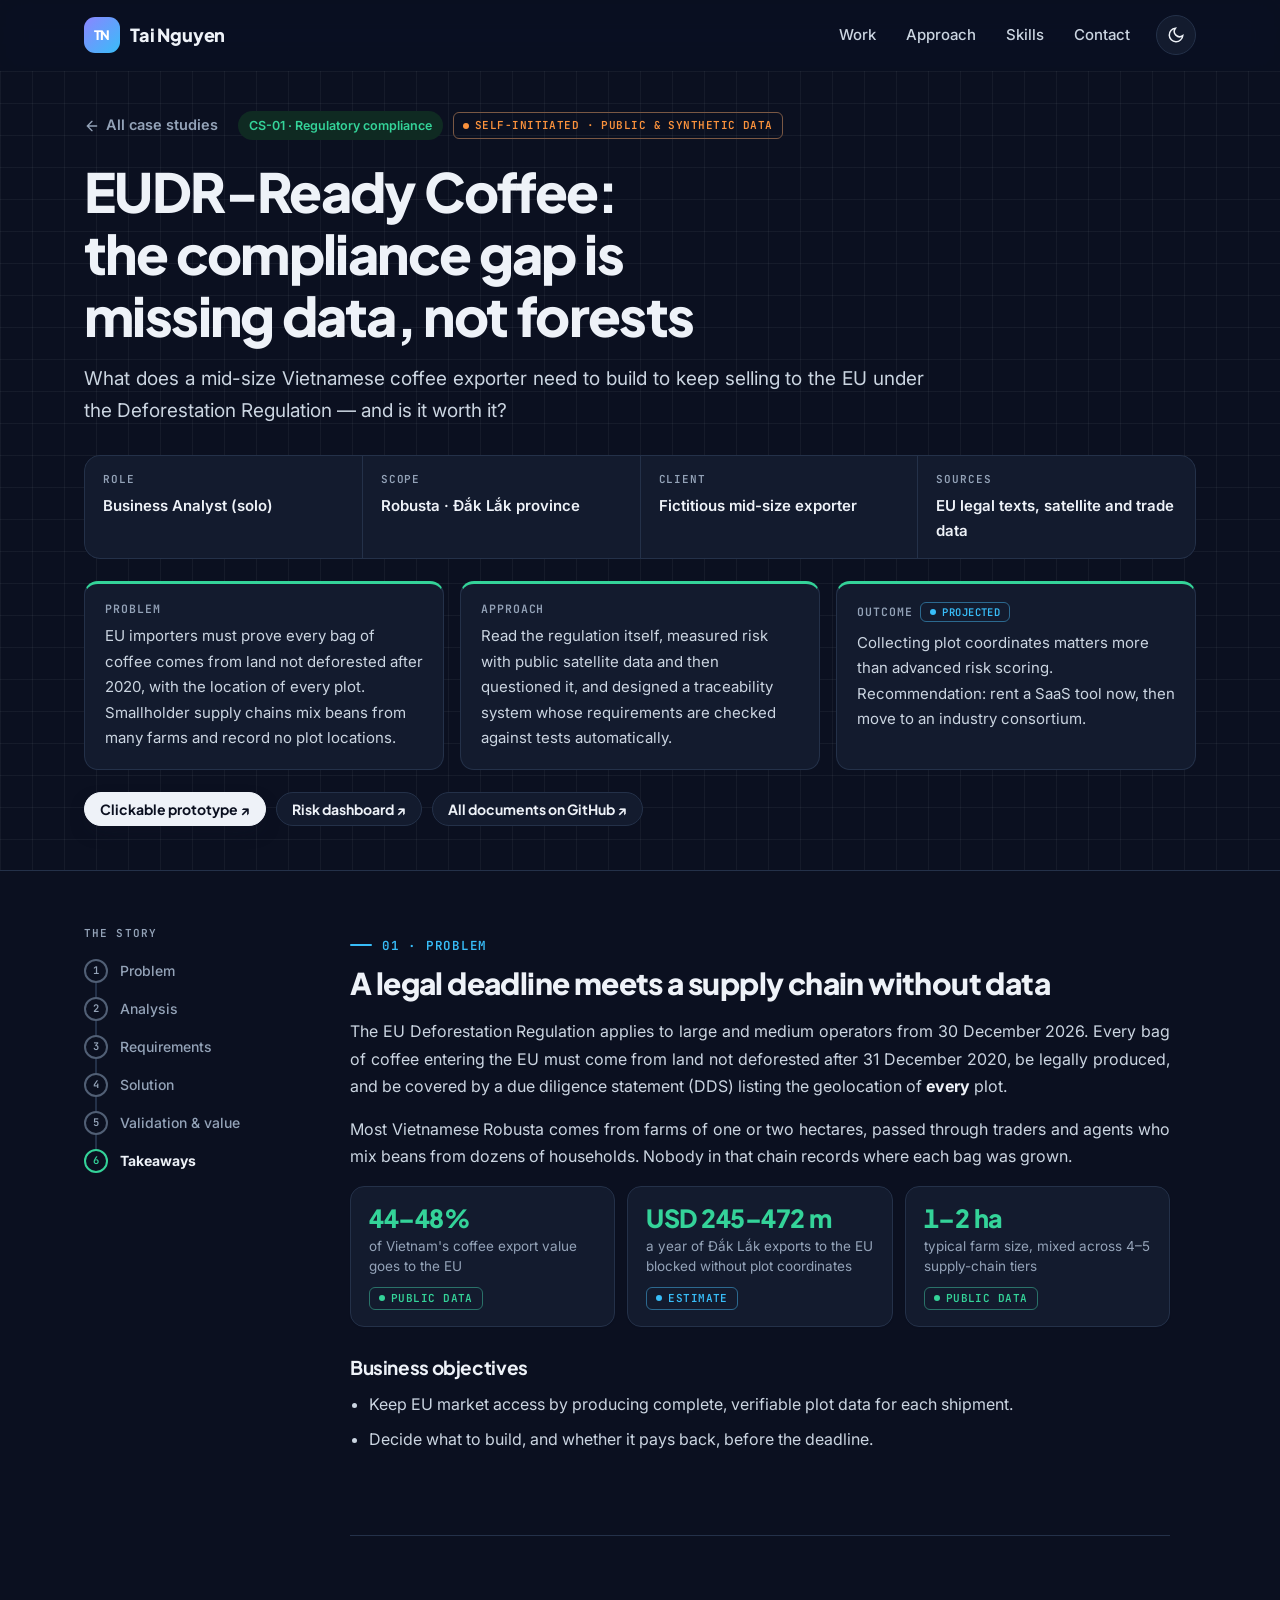
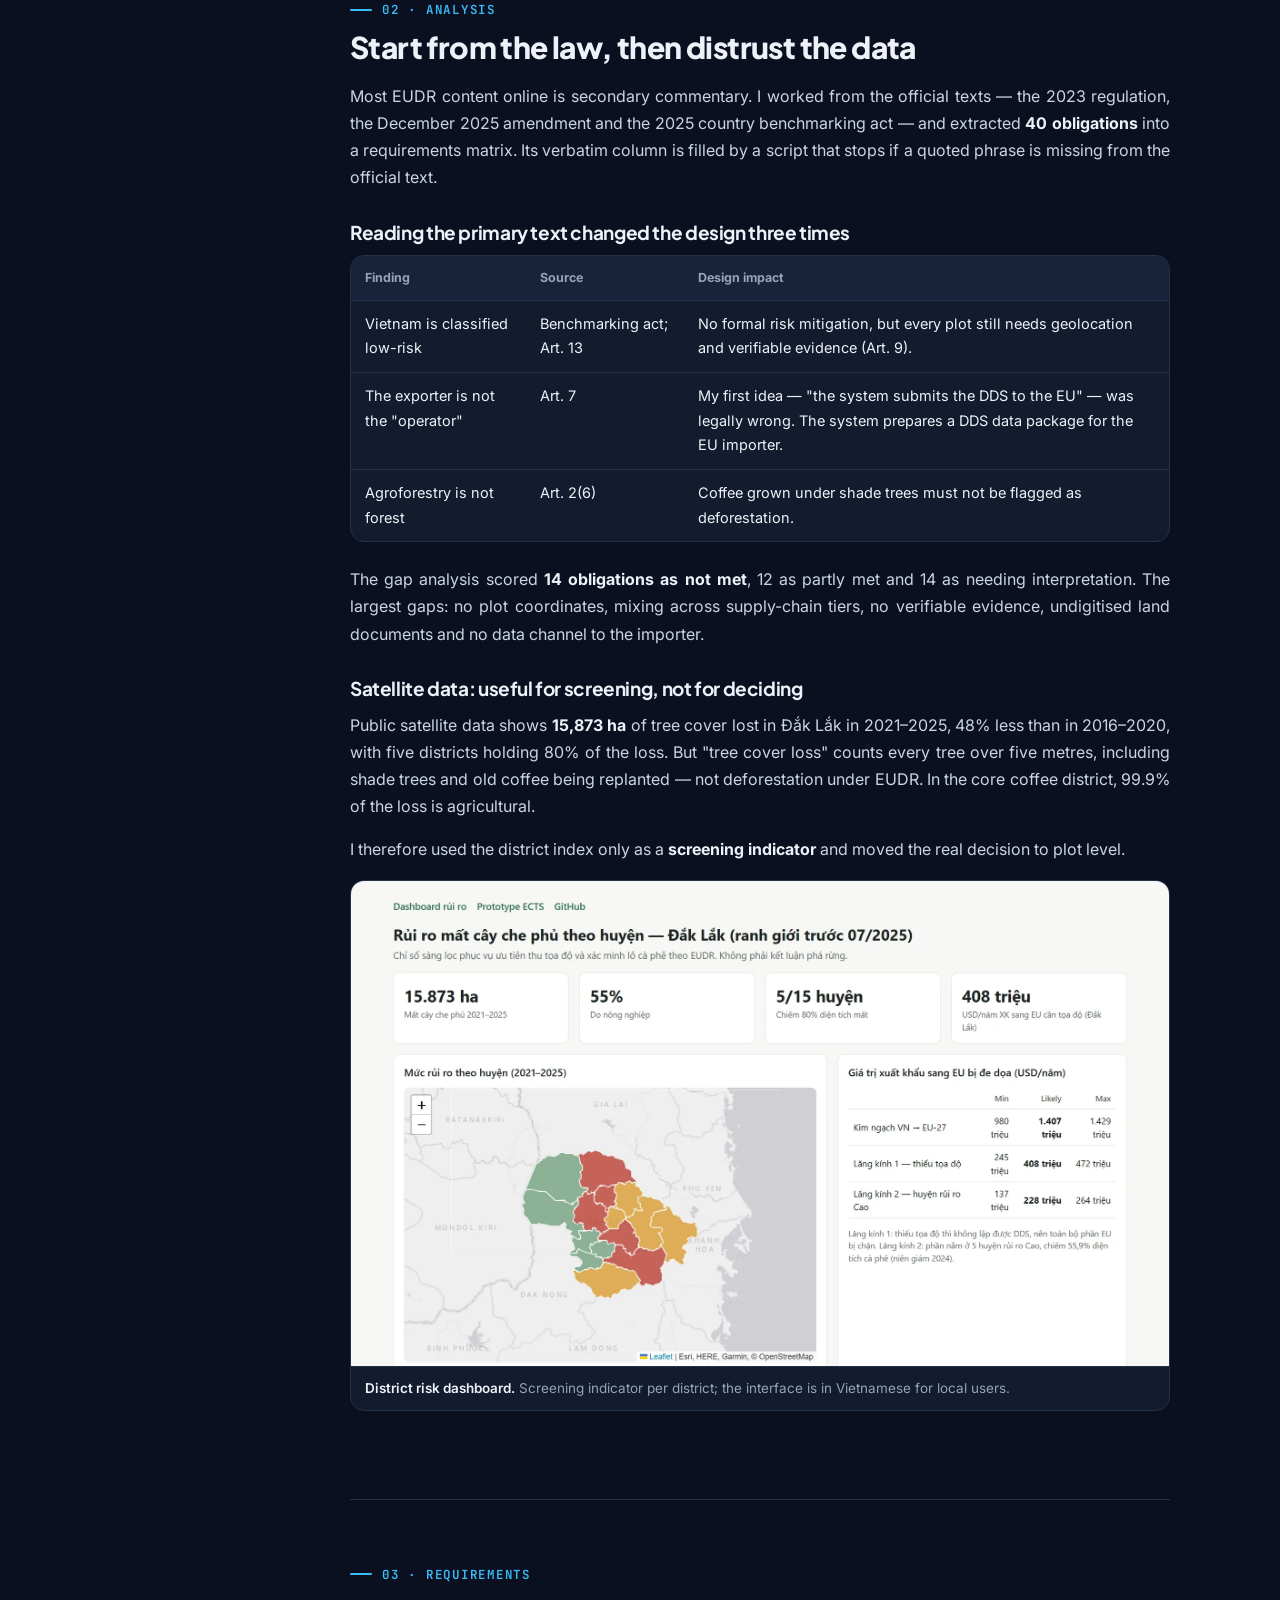
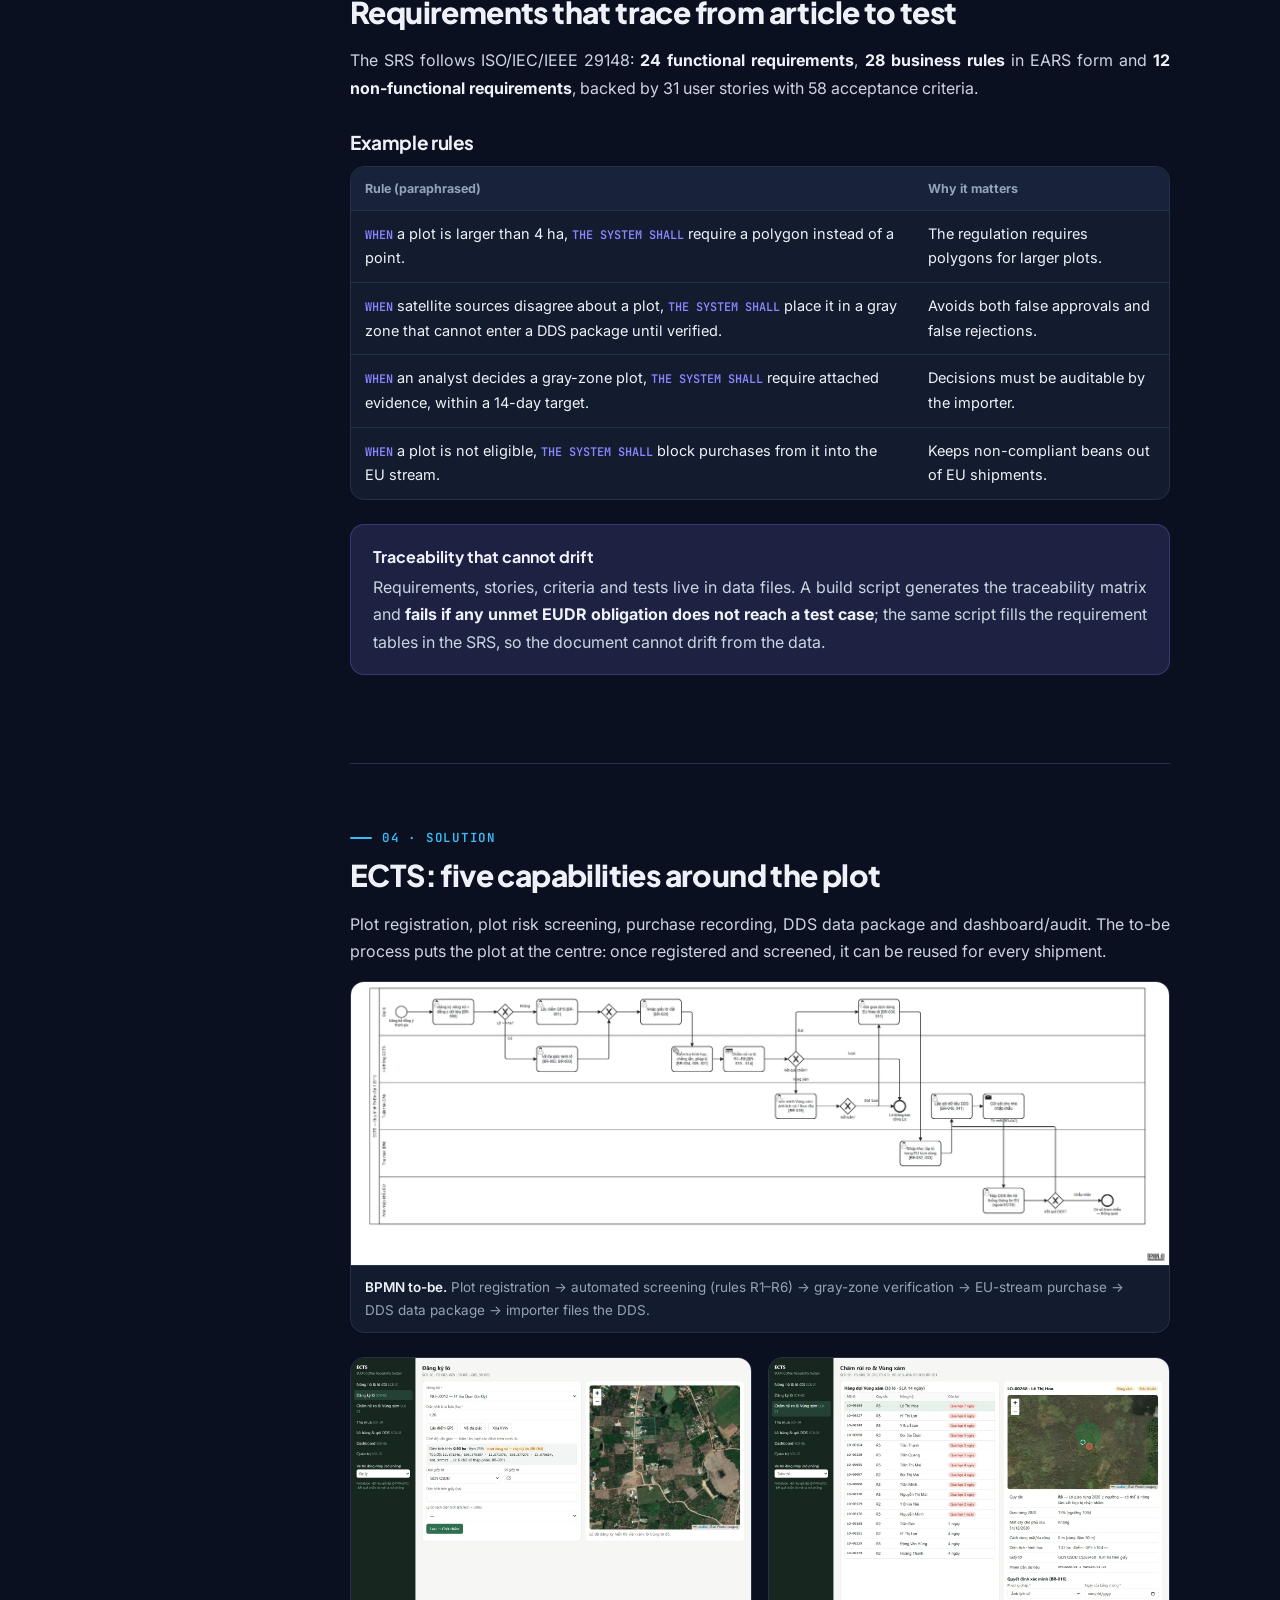
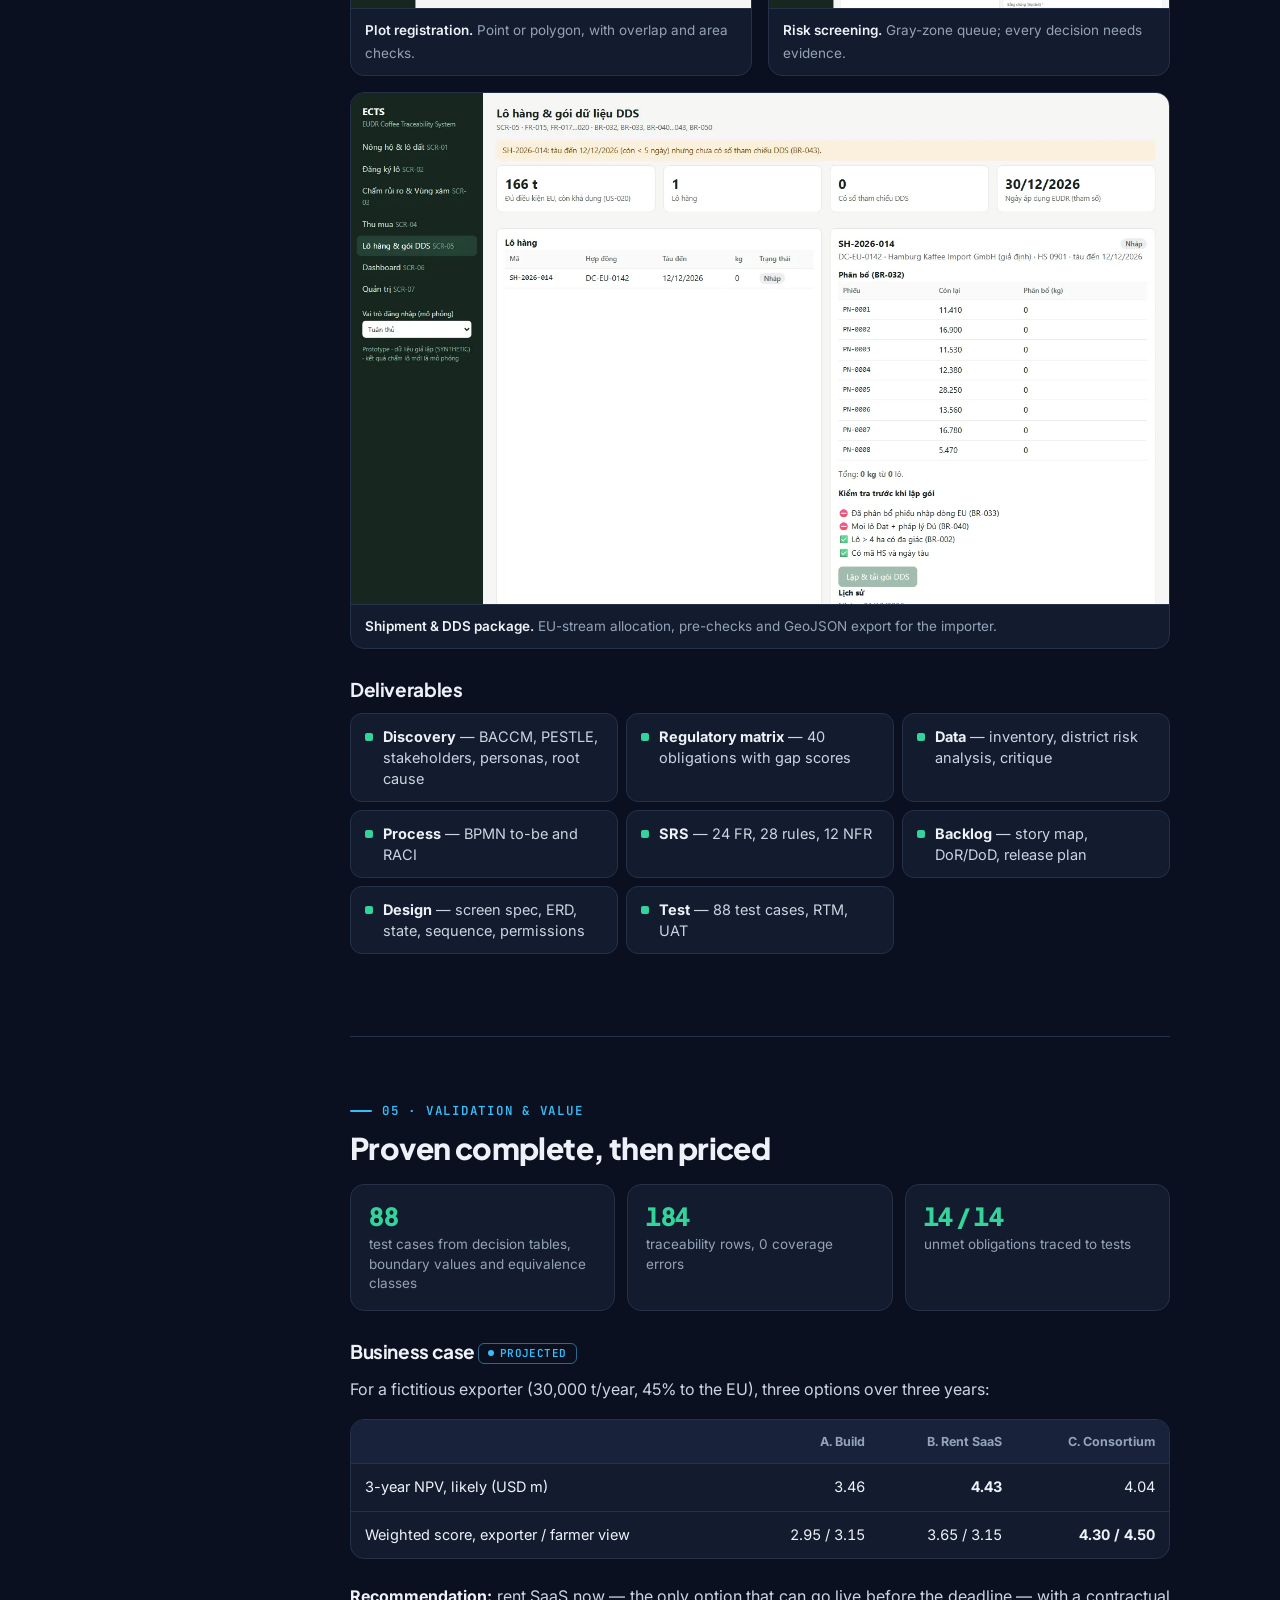
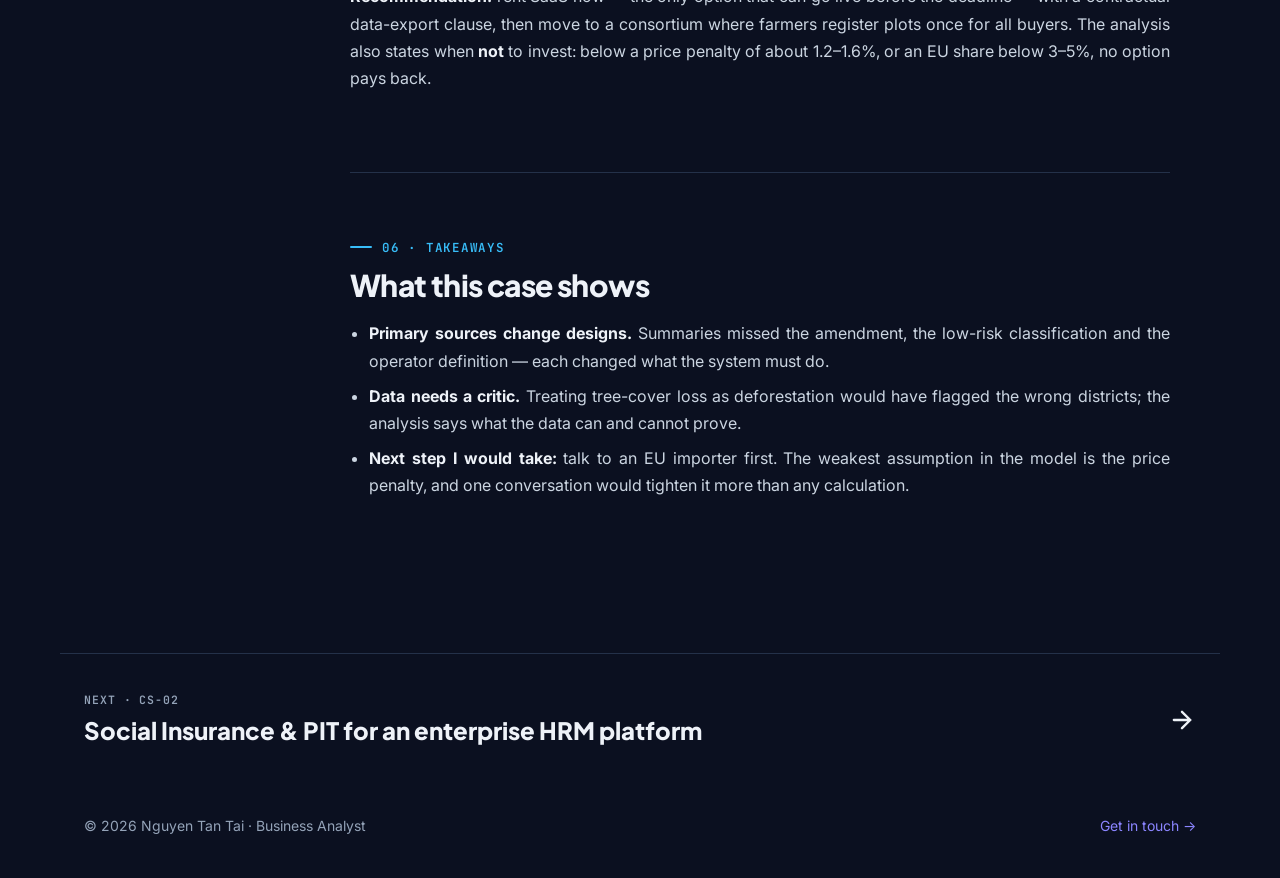
<file: projects/eudr-coffee.html>
<!doctype html>
<html lang="en" data-theme="dark">
<head>
  <meta charset="utf-8">
  <meta name="viewport" content="width=device-width, initial-scale=1">
  <title>EUDR-Ready Coffee — Case Study · Nguyen Tan Tai</title>
  <meta name="description" content="BA case study: how a Vietnamese coffee exporter can meet the EU Deforestation Regulation — law, satellite data, requirements, design and business case.">
  <link rel="preconnect" href="https://fonts.googleapis.com">
  <link rel="preconnect" href="https://fonts.gstatic.com" crossorigin>
  <link rel="stylesheet" href="https://fonts.googleapis.com/css2?family=Inter:wght@400;500;600;700&family=Plus+Jakarta+Sans:wght@700;800&family=JetBrains+Mono:wght@500;600&display=swap">
  <link rel="stylesheet" href="../assets/style.css">
  <link rel="icon" href="data:image/svg+xml,%3Csvg xmlns='http://www.w3.org/2000/svg' viewBox='0 0 32 32'%3E%3Crect width='32' height='32' rx='9' fill='%236366f1'/%3E%3Ctext x='16' y='21' font-family='monospace' font-size='13' font-weight='700' fill='white' text-anchor='middle'%3ETN%3C/text%3E%3C/svg%3E">
  <script>try{var t=localStorage.getItem("theme");if(t)document.documentElement.setAttribute("data-theme",t)}catch(e){}</script>
</head>
<body class="theme-green">
<a class="skip" href="#main">Skip to content</a>
<header class="site-header">
  <nav class="container nav" aria-label="Main">
    <a class="brand" href="../index.html" aria-label="Tai Nguyen, home"><span class="brand-mark">TN</span><span>Tai Nguyen</span></a>
    <ul class="nav-links">
      <li><a href="../index.html#work">Work</a></li>
      <li><a href="../index.html#approach">Approach</a></li>
      <li><a href="../index.html#skills">Skills</a></li>
      <li><a href="../index.html#contact">Contact</a></li>
    </ul>
    <button class="icon-btn theme-btn" type="button" aria-label="Switch light or dark theme">
      <svg class="sun" viewBox="0 0 24 24" fill="none" stroke="currentColor" stroke-width="2" stroke-linecap="round"><circle cx="12" cy="12" r="4"/><path d="M12 2v2M12 20v2M4.9 4.9l1.4 1.4M17.7 17.7l1.4 1.4M2 12h2M20 12h2M4.9 19.1l1.4-1.4M17.7 6.3l1.4-1.4"/></svg>
      <svg class="moon" viewBox="0 0 24 24" fill="none" stroke="currentColor" stroke-width="2" stroke-linecap="round"><path d="M21 12.8A9 9 0 1 1 11.2 3a7 7 0 0 0 9.8 9.8z"/></svg>
    </button>
    <button class="icon-btn menu-btn" type="button" aria-label="Open menu" aria-expanded="false">
      <svg viewBox="0 0 24 24" fill="none" stroke="currentColor" stroke-width="2" stroke-linecap="round"><path d="M4 7h16M4 12h16M4 17h16"/></svg>
    </button>
  </nav>
</header>

<main id="main">
  <header class="cs-head grid-bg">
    <div class="container">
      <div class="crumbs">
        <a class="back" href="../index.html#work"><svg viewBox="0 0 24 24" fill="none" stroke="currentColor" stroke-width="2" stroke-linecap="round"><path d="M19 12H5M12 19l-7-7 7-7"/></svg>All case studies</a>
        <span class="tone-badge">CS-01 · Regulatory compliance</span>
        <span class="ev ev-sim">Self-initiated · public &amp; synthetic data</span>
      </div>
      <h1>EUDR-Ready Coffee: the compliance gap is missing data, not forests</h1>
      <p class="lead">What does a mid-size Vietnamese coffee exporter need to build to keep selling to the EU under the Deforestation Regulation — and is it worth it?</p>

      <dl class="meta">
        <div><dt>Role</dt><dd>Business Analyst (solo)</dd></div>
        <div><dt>Scope</dt><dd>Robusta · Đắk Lắk province</dd></div>
        <div><dt>Client</dt><dd>Fictitious mid-size exporter</dd></div>
        <div><dt>Sources</dt><dd>EU legal texts, satellite and trade data</dd></div>
      </dl>

      <div class="glance">
        <div><h2>Problem</h2><p>EU importers must prove every bag of coffee comes from land not deforested after 2020, with the location of every plot. Smallholder supply chains mix beans from many farms and record no plot locations.</p></div>
        <div><h2>Approach</h2><p>Read the regulation itself, measured risk with public satellite data and then questioned it, and designed a traceability system whose requirements are checked against tests automatically.</p></div>
        <div><h2>Outcome <span class="ev ev-proj">Projected</span></h2><p>Collecting plot coordinates matters more than advanced risk scoring. Recommendation: rent a SaaS tool now, then move to an industry consortium.</p></div>
      </div>

      <div class="btn-row" style="margin-top:22px">
        <a class="btn btn-primary btn-sm" href="https://taint7684.github.io/eudr-coffee-ba/prototype/" target="_blank" rel="noopener">Clickable prototype ↗</a>
        <a class="btn btn-sm" href="https://taint7684.github.io/eudr-coffee-ba/" target="_blank" rel="noopener">Risk dashboard ↗</a>
        <a class="btn btn-sm" href="https://github.com/taint7684/eudr-coffee-ba" target="_blank" rel="noopener">All documents on GitHub ↗</a>
      </div>
    </div>
  </header>

  <div class="container cs-layout">
    <nav class="toc" aria-label="Case study sections">
      <h2>The story</h2>
      <ol>
        <li><a href="#problem" data-n="1">Problem</a></li>
        <li><a href="#analysis" data-n="2">Analysis</a></li>
        <li><a href="#requirements" data-n="3">Requirements</a></li>
        <li><a href="#solution" data-n="4">Solution</a></li>
        <li><a href="#value" data-n="5">Validation &amp; value</a></li>
        <li><a href="#takeaways" data-n="6">Takeaways</a></li>
      </ol>
    </nav>

    <article class="prose">
      <section id="problem">
        <span class="sec-label">01 · Problem</span>
        <h2>A legal deadline meets a supply chain without data</h2>
        <p>The EU Deforestation Regulation applies to large and medium operators from 30 December 2026. Every bag of coffee entering the EU must come from land not deforested after 31 December 2020, be legally produced, and be covered by a due diligence statement (DDS) listing the geolocation of <strong>every</strong> plot.</p>
        <p>Most Vietnamese Robusta comes from farms of one or two hectares, passed through traders and agents who mix beans from dozens of households. Nobody in that chain records where each bag was grown.</p>
        <div class="kpis">
          <div class="kpi"><b>44–48%</b><span>of Vietnam's coffee export value goes to the EU</span><span class="ev ev-fact">Public data</span></div>
          <div class="kpi"><b>USD 245–472 m</b><span>a year of Đắk Lắk exports to the EU blocked without plot coordinates</span><span class="ev ev-proj">Estimate</span></div>
          <div class="kpi"><b>1–2 ha</b><span>typical farm size, mixed across 4–5 supply-chain tiers</span><span class="ev ev-fact">Public data</span></div>
        </div>
        <h3>Business objectives</h3>
        <ul>
          <li>Keep EU market access by producing complete, verifiable plot data for each shipment.</li>
          <li>Decide what to build, and whether it pays back, before the deadline.</li>
        </ul>
      </section>

      <section id="analysis">
        <span class="sec-label">02 · Analysis</span>
        <h2>Start from the law, then distrust the data</h2>
        <p>Most EUDR content online is secondary commentary. I worked from the official texts — the 2023 regulation, the December 2025 amendment and the 2025 country benchmarking act — and extracted <strong>40 obligations</strong> into a requirements matrix. Its verbatim column is filled by a script that stops if a quoted phrase is missing from the official text.</p>
        <h3>Reading the primary text changed the design three times</h3>
        <div class="table-wrap">
          <table>
            <thead><tr><th>Finding</th><th>Source</th><th>Design impact</th></tr></thead>
            <tbody>
              <tr><td>Vietnam is classified low-risk</td><td>Benchmarking act; Art. 13</td><td>No formal risk mitigation, but every plot still needs geolocation and verifiable evidence (Art. 9).</td></tr>
              <tr><td>The exporter is not the "operator"</td><td>Art. 7</td><td>My first idea — "the system submits the DDS to the EU" — was legally wrong. The system prepares a DDS data package for the EU importer.</td></tr>
              <tr><td>Agroforestry is not forest</td><td>Art. 2(6)</td><td>Coffee grown under shade trees must not be flagged as deforestation.</td></tr>
            </tbody>
          </table>
        </div>
        <p>The gap analysis scored <strong>14 obligations as not met</strong>, 12 as partly met and 14 as needing interpretation. The largest gaps: no plot coordinates, mixing across supply-chain tiers, no verifiable evidence, undigitised land documents and no data channel to the importer.</p>
        <h3>Satellite data: useful for screening, not for deciding</h3>
        <p>Public satellite data shows <strong>15,873 ha</strong> of tree cover lost in Đắk Lắk in 2021–2025, 48% less than in 2016–2020, with five districts holding 80% of the loss. But "tree cover loss" counts every tree over five metres, including shade trees and old coffee being replanted — not deforestation under EUDR. In the core coffee district, 99.9% of the loss is agricultural.</p>
        <p>I therefore used the district index only as a <strong>screening indicator</strong> and moved the real decision to plot level.</p>
        <figure class="shot" style="margin-bottom:24px">
          <img src="../assets/img/eudr-cover.webp" alt="District risk dashboard: tree cover loss 2021–2025, risk level per district and EU export value at risk" width="1800" height="1069" loading="lazy">
          <figcaption><b>District risk dashboard.</b> Screening indicator per district; the interface is in Vietnamese for local users.</figcaption>
        </figure>
      </section>

      <section id="requirements">
        <span class="sec-label">03 · Requirements</span>
        <h2>Requirements that trace from article to test</h2>
        <p>The SRS follows ISO/IEC/IEEE 29148: <strong>24 functional requirements</strong>, <strong>28 business rules</strong> in EARS form and <strong>12 non-functional requirements</strong>, backed by 31 user stories with 58 acceptance criteria.</p>
        <h3>Example rules</h3>
        <div class="table-wrap">
          <table>
            <thead><tr><th>Rule (paraphrased)</th><th>Why it matters</th></tr></thead>
            <tbody>
              <tr><td><span class="rule-k">WHEN</span> a plot is larger than 4 ha, <span class="rule-k">THE SYSTEM SHALL</span> require a polygon instead of a point.</td><td>The regulation requires polygons for larger plots.</td></tr>
              <tr><td><span class="rule-k">WHEN</span> satellite sources disagree about a plot, <span class="rule-k">THE SYSTEM SHALL</span> place it in a gray zone that cannot enter a DDS package until verified.</td><td>Avoids both false approvals and false rejections.</td></tr>
              <tr><td><span class="rule-k">WHEN</span> an analyst decides a gray-zone plot, <span class="rule-k">THE SYSTEM SHALL</span> require attached evidence, within a 14-day target.</td><td>Decisions must be auditable by the importer.</td></tr>
              <tr><td><span class="rule-k">WHEN</span> a plot is not eligible, <span class="rule-k">THE SYSTEM SHALL</span> block purchases from it into the EU stream.</td><td>Keeps non-compliant beans out of EU shipments.</td></tr>
            </tbody>
          </table>
        </div>
        <div class="callout">
          <b>Traceability that cannot drift</b>
          <p>Requirements, stories, criteria and tests live in data files. A build script generates the traceability matrix and <strong>fails if any unmet EUDR obligation does not reach a test case</strong>; the same script fills the requirement tables in the SRS, so the document cannot drift from the data.</p>
        </div>
      </section>

      <section id="solution">
        <span class="sec-label">04 · Solution</span>
        <h2>ECTS: five capabilities around the plot</h2>
        <p>Plot registration, plot risk screening, purchase recording, DDS data package and dashboard/audit. The to-be process puts the plot at the centre: once registered and screened, it can be reused for every shipment.</p>
        <figure class="shot" style="margin-bottom:24px">
          <img src="../assets/img/eudr-bpmn.webp" alt="BPMN to-be process with lanes for agent, system, compliance, purchasing and EU importer" width="1800" height="623" loading="lazy">
          <figcaption><b>BPMN to-be.</b> Plot registration → automated screening (rules R1–R6) → gray-zone verification → EU-stream purchase → DDS data package → importer files the DDS.</figcaption>
        </figure>
        <div class="gallery">
          <figure class="shot">
            <img src="../assets/img/eudr-scr02.webp" alt="Plot registration on satellite imagery with geometry checks" width="1440" height="900" loading="lazy">
            <figcaption><b>Plot registration.</b> Point or polygon, with overlap and area checks.</figcaption>
          </figure>
          <figure class="shot">
            <img src="../assets/img/eudr-scr03.webp" alt="Gray-zone queue with SLA and plot risk detail" width="1440" height="900" loading="lazy">
            <figcaption><b>Risk screening.</b> Gray-zone queue; every decision needs evidence.</figcaption>
          </figure>
          <figure class="shot">
            <img src="../assets/img/eudr-scr05.webp" alt="Shipment allocation and DDS data package checks" width="1440" height="900" loading="lazy">
            <figcaption><b>Shipment &amp; DDS package.</b> EU-stream allocation, pre-checks and GeoJSON export for the importer.</figcaption>
          </figure>
        </div>
        <h3>Deliverables</h3>
        <ul class="deliv">
          <li><span><b>Discovery</b> — BACCM, PESTLE, stakeholders, personas, root cause</span></li>
          <li><span><b>Regulatory matrix</b> — 40 obligations with gap scores</span></li>
          <li><span><b>Data</b> — inventory, district risk analysis, critique</span></li>
          <li><span><b>Process</b> — BPMN to-be and RACI</span></li>
          <li><span><b>SRS</b> — 24 FR, 28 rules, 12 NFR</span></li>
          <li><span><b>Backlog</b> — story map, DoR/DoD, release plan</span></li>
          <li><span><b>Design</b> — screen spec, ERD, state, sequence, permissions</span></li>
          <li><span><b>Test</b> — 88 test cases, RTM, UAT</span></li>
        </ul>
      </section>

      <section id="value">
        <span class="sec-label">05 · Validation &amp; value</span>
        <h2>Proven complete, then priced</h2>
        <div class="kpis">
          <div class="kpi"><b>88</b><span>test cases from decision tables, boundary values and equivalence classes</span></div>
          <div class="kpi"><b>184</b><span>traceability rows, 0 coverage errors</span></div>
          <div class="kpi"><b>14 / 14</b><span>unmet obligations traced to tests</span></div>
        </div>
        <h3>Business case <span class="ev ev-proj">Projected</span></h3>
        <p>For a fictitious exporter (30,000 t/year, 45% to the EU), three options over three years:</p>
        <div class="table-wrap">
          <table>
            <thead><tr><th></th><th class="num">A. Build</th><th class="num">B. Rent SaaS</th><th class="num">C. Consortium</th></tr></thead>
            <tbody>
              <tr><td>3-year NPV, likely (USD m)</td><td class="num">3.46</td><td class="num"><strong>4.43</strong></td><td class="num">4.04</td></tr>
              <tr><td>Weighted score, exporter / farmer view</td><td class="num">2.95 / 3.15</td><td class="num">3.65 / 3.15</td><td class="num"><strong>4.30 / 4.50</strong></td></tr>
            </tbody>
          </table>
        </div>
        <p><strong>Recommendation:</strong> rent SaaS now — the only option that can go live before the deadline — with a contractual data-export clause, then move to a consortium where farmers register plots once for all buyers. The analysis also states when <strong>not</strong> to invest: below a price penalty of about 1.2–1.6%, or an EU share below 3–5%, no option pays back.</p>
      </section>

      <section id="takeaways">
        <span class="sec-label">06 · Takeaways</span>
        <h2>What this case shows</h2>
        <ul>
          <li><strong>Primary sources change designs.</strong> Summaries missed the amendment, the low-risk classification and the operator definition — each changed what the system must do.</li>
          <li><strong>Data needs a critic.</strong> Treating tree-cover loss as deforestation would have flagged the wrong districts; the analysis says what the data can and cannot prove.</li>
          <li><strong>Next step I would take:</strong> talk to an EU importer first. The weakest assumption in the model is the price penalty, and one conversation would tighten it more than any calculation.</li>
        </ul>
      </section>
    </article>
  </div>

  <nav class="container next-project" aria-label="Next case study">
    <a href="social-insurance.html">
      <span><small>Next · CS-02</small><strong>Social Insurance &amp; PIT for an enterprise HRM platform</strong></span>
      <svg viewBox="0 0 24 24" fill="none" stroke="currentColor" stroke-width="2" stroke-linecap="round"><path d="M5 12h14M12 5l7 7-7 7"/></svg>
    </a>
  </nav>
</main>
<footer class="site-footer">
  <div class="container">
    <span>© <span data-year>2026</span> Nguyen Tan Tai · Business Analyst</span>
    <a href="../index.html#contact">Get in touch →</a>
  </div>
</footer>
<script src="../assets/main.js"></script>
</body>
</html>
</file>
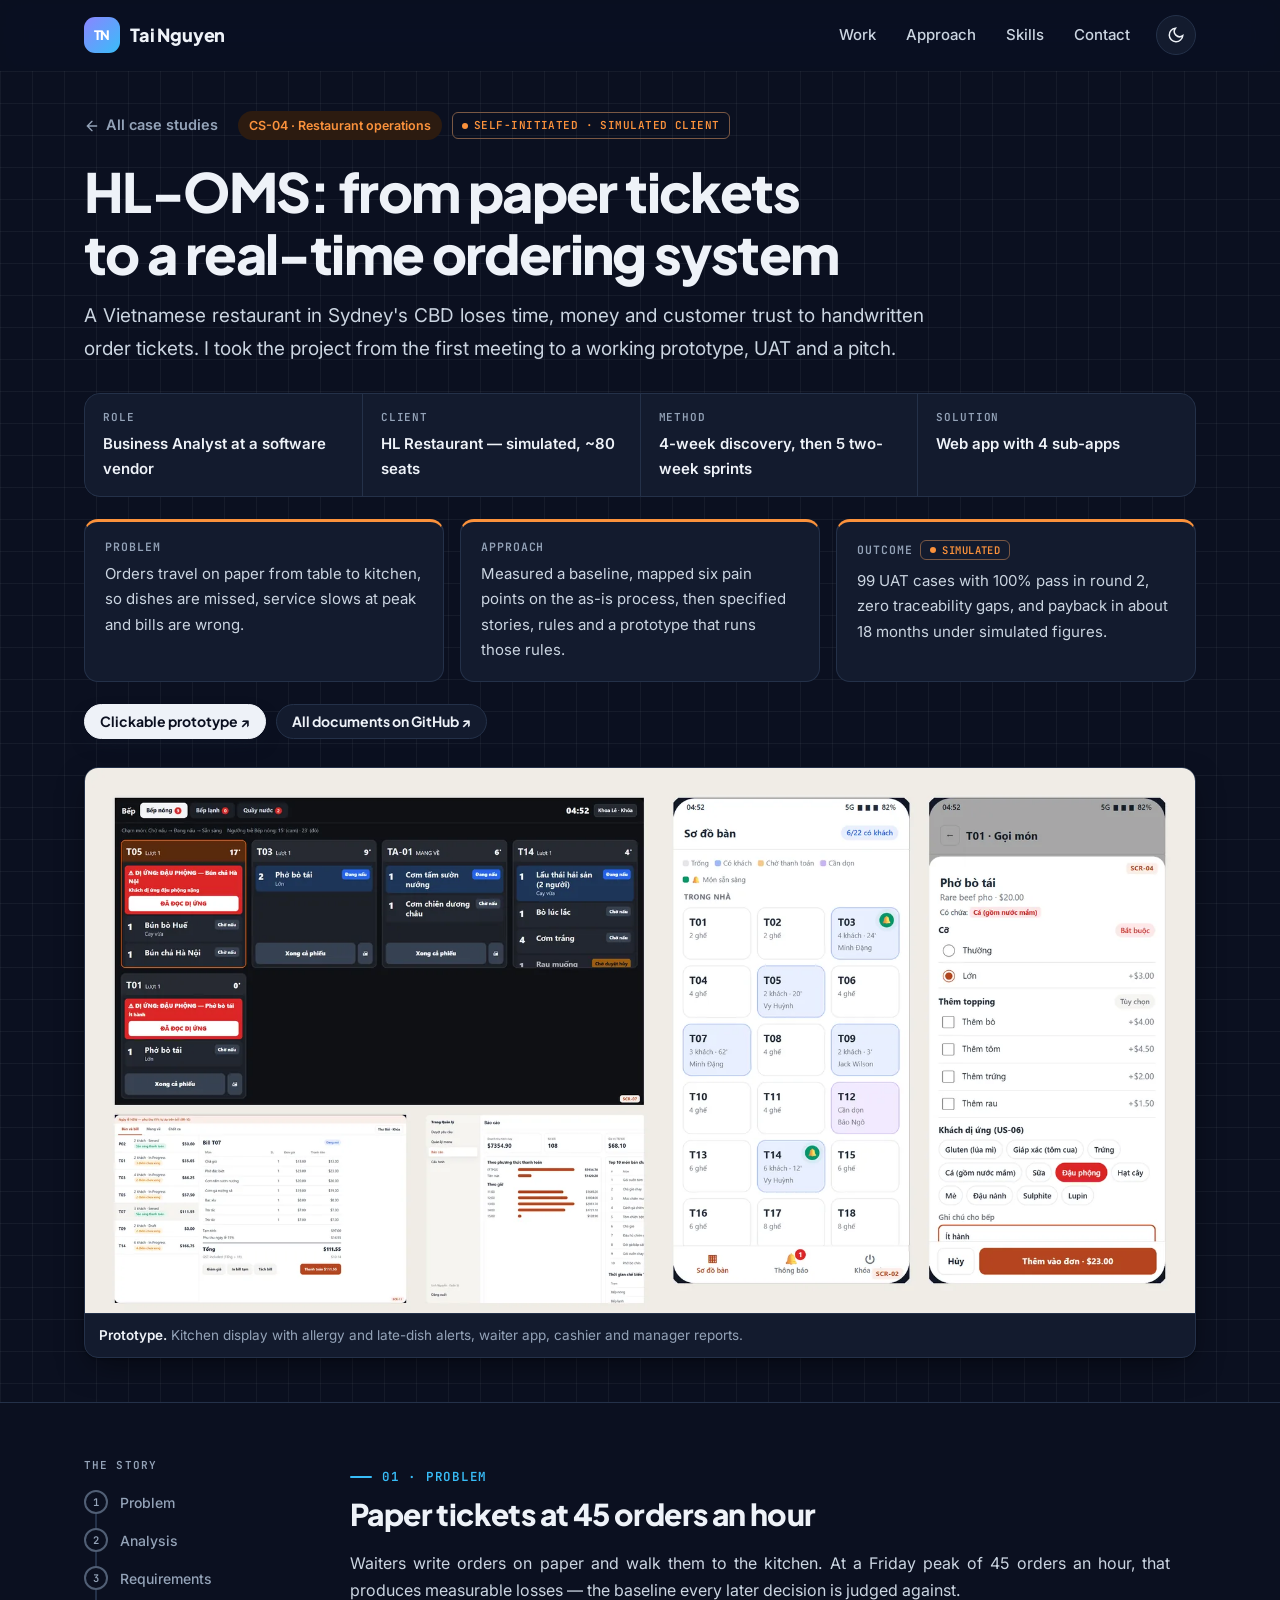
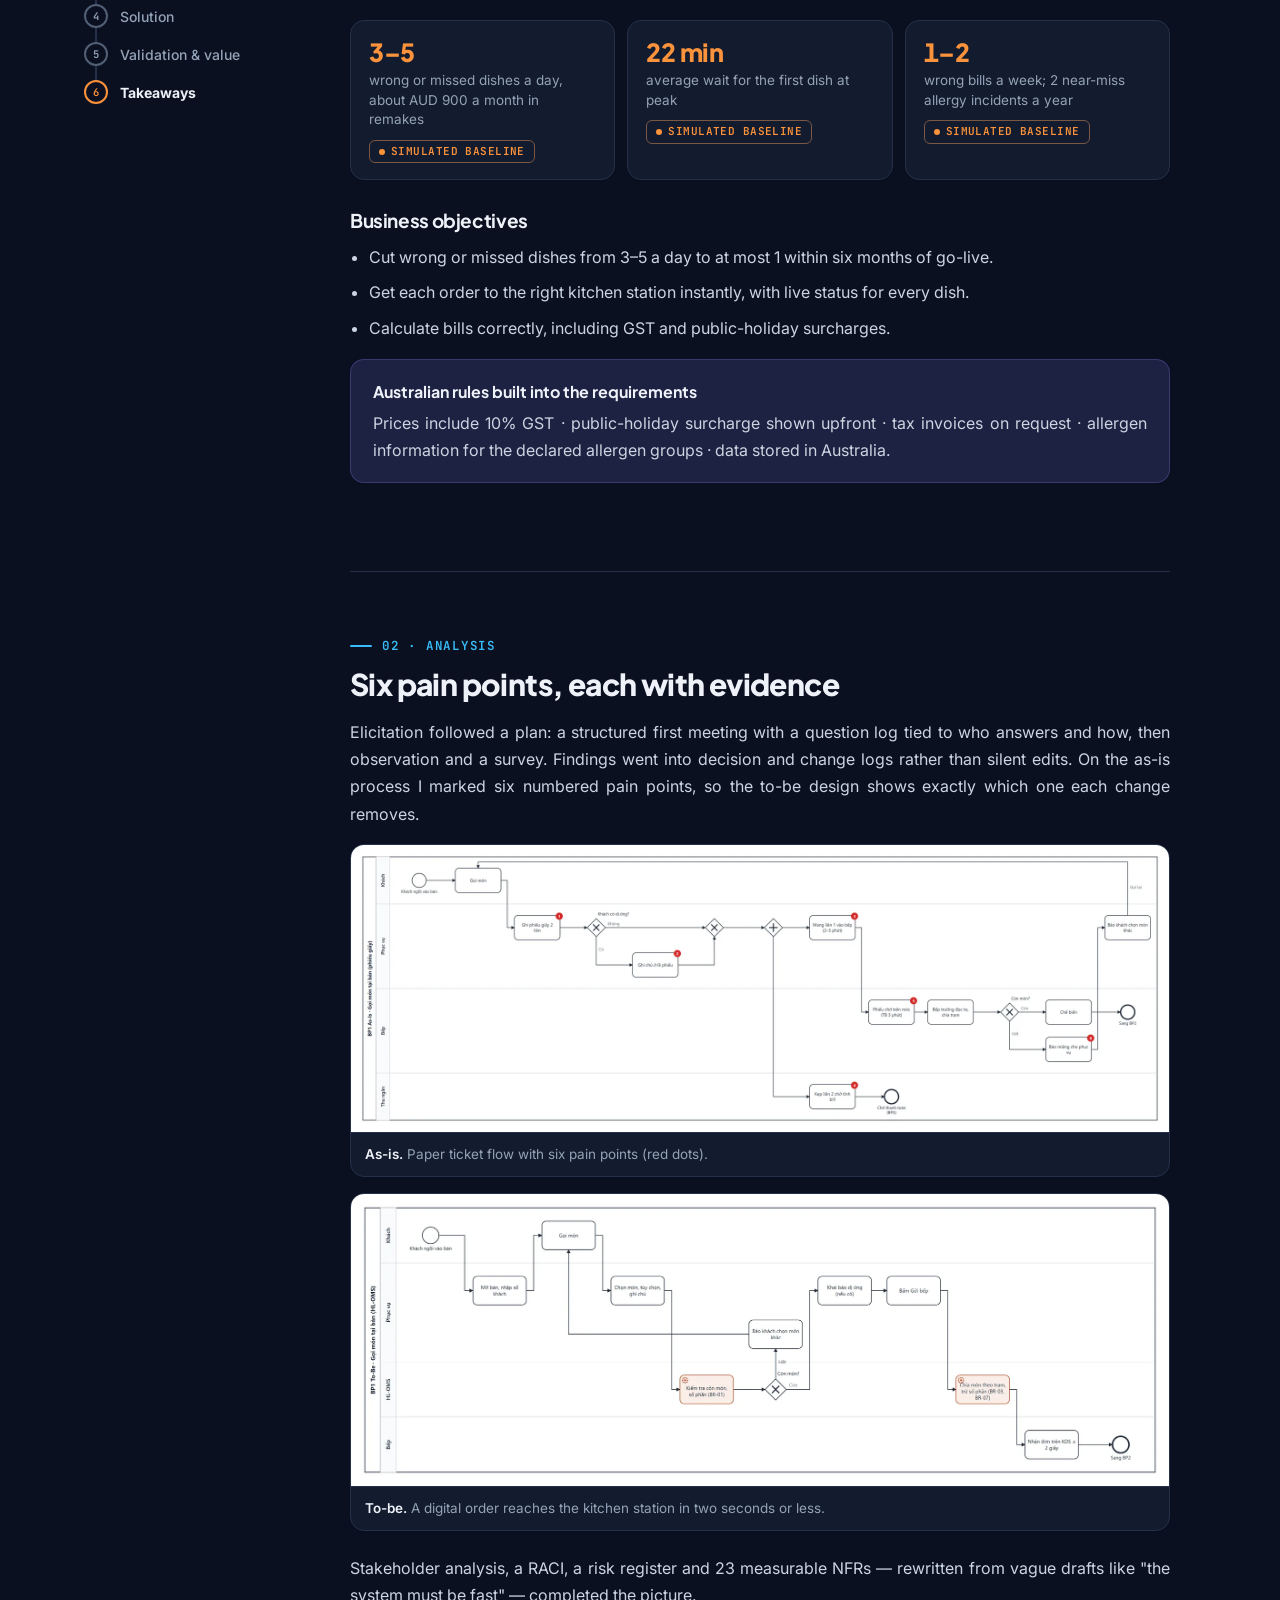
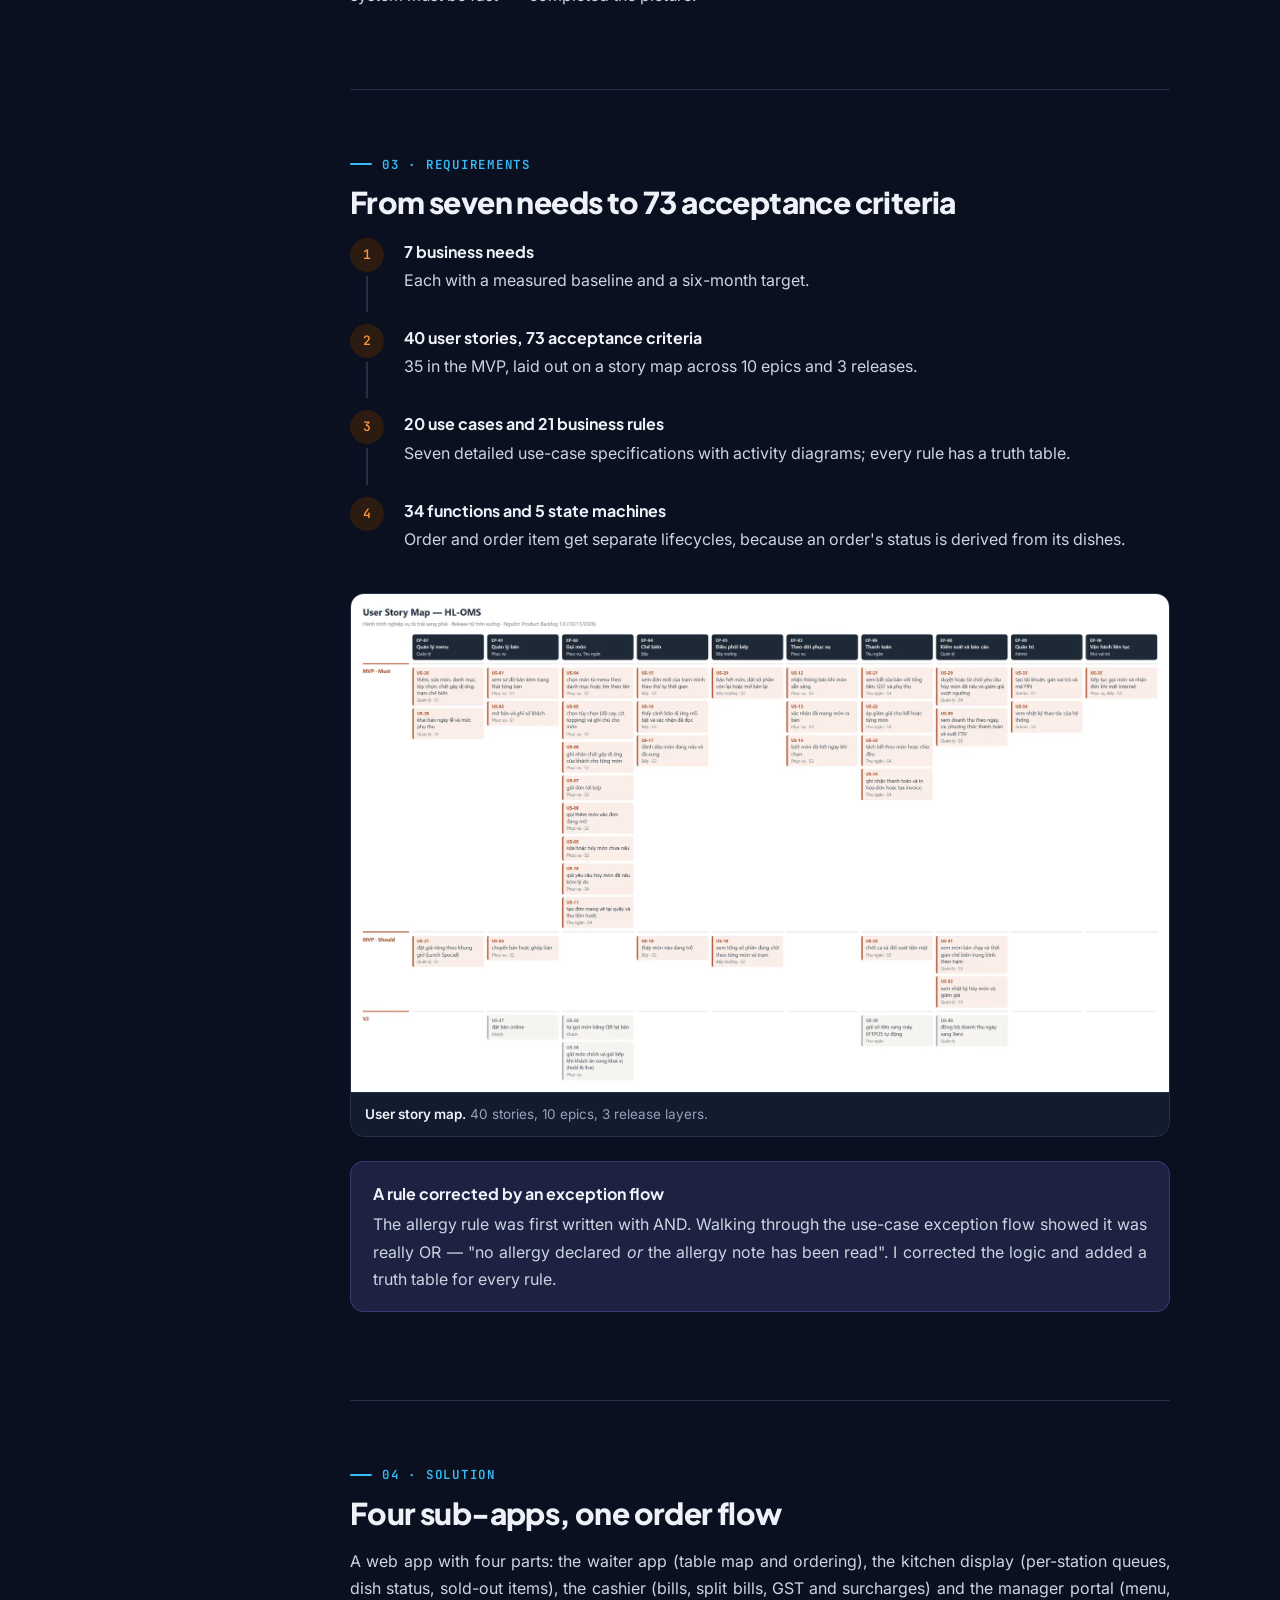
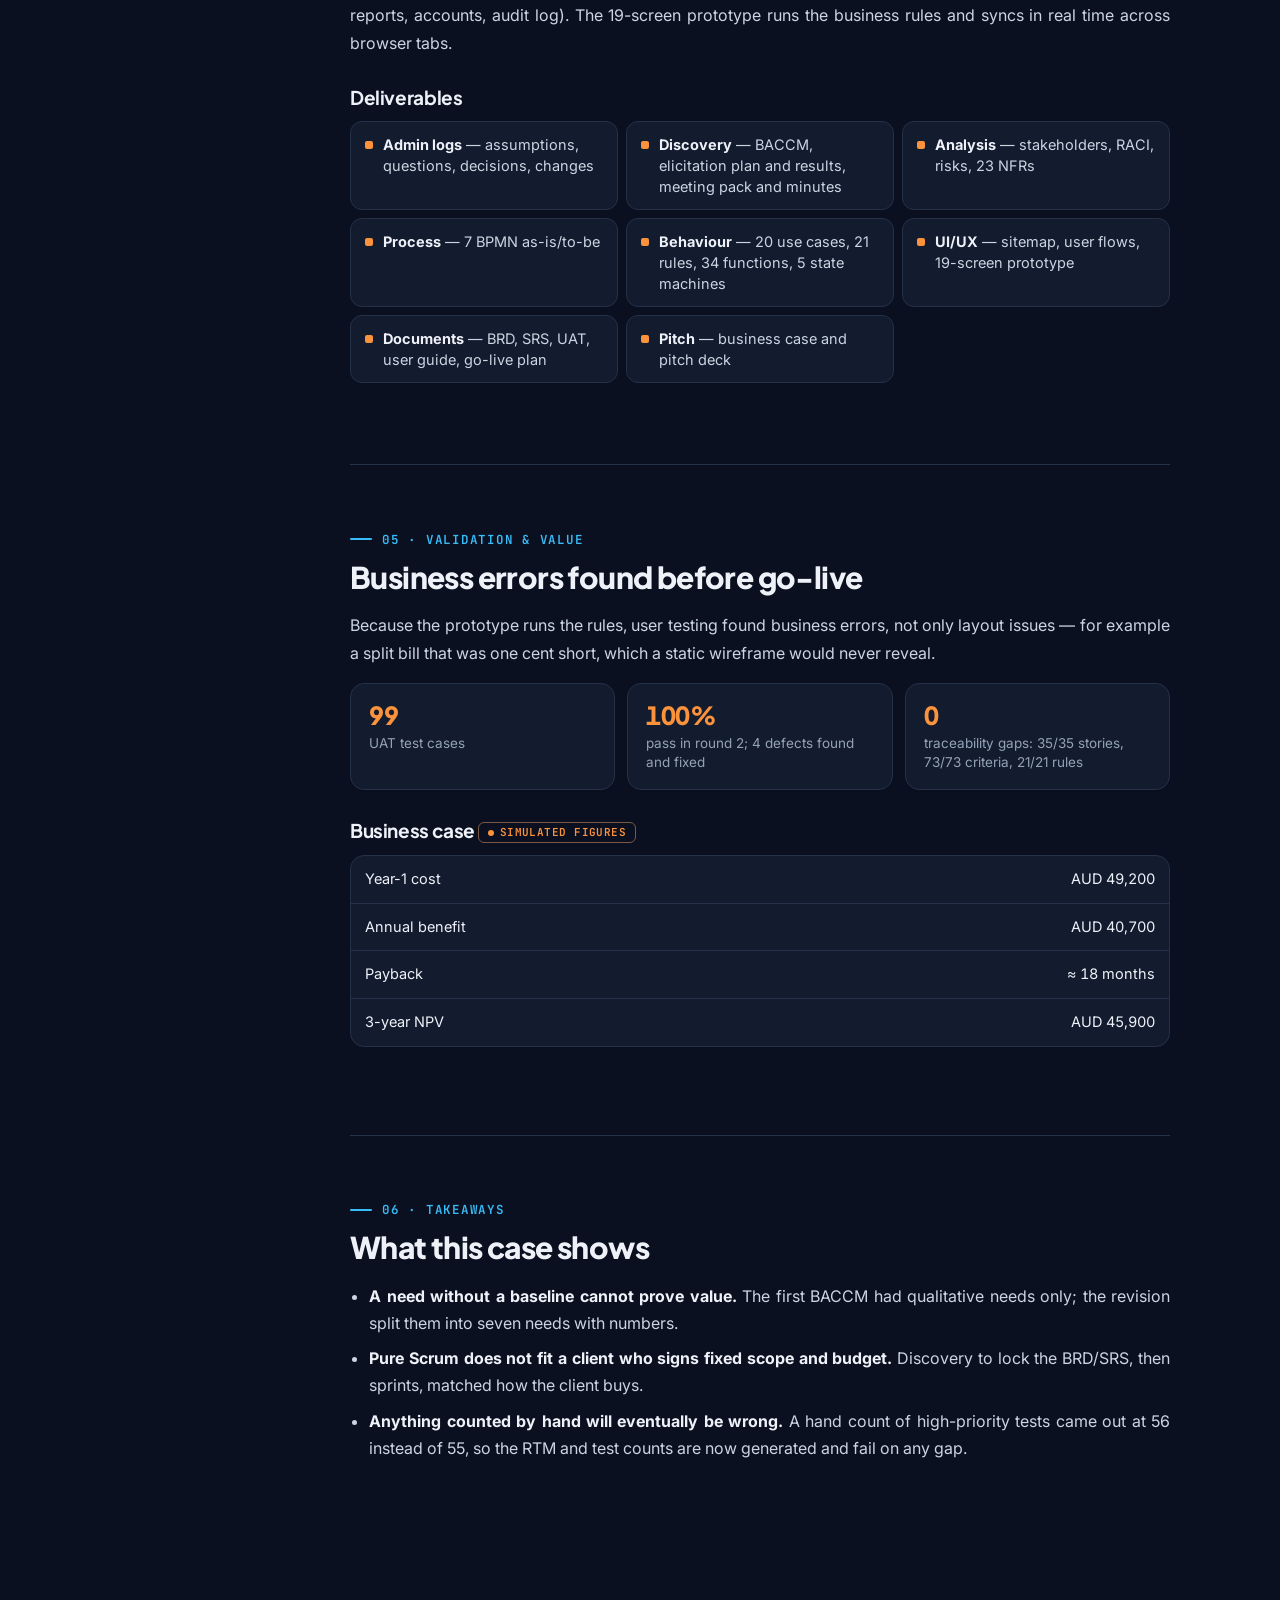
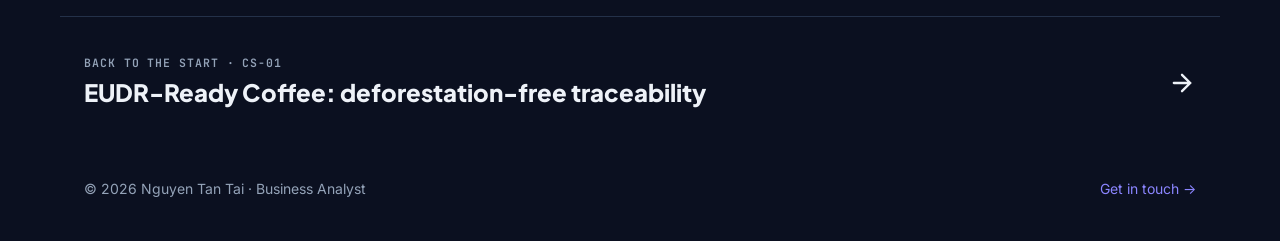
<file: projects/hl-oms.html>
<!doctype html>
<html lang="en" data-theme="dark">
<head>
  <meta charset="utf-8">
  <meta name="viewport" content="width=device-width, initial-scale=1">
  <title>HL-OMS — Case Study · Nguyen Tan Tai</title>
  <meta name="description" content="BA case study: replacing paper order tickets with a real-time order management system for a Sydney restaurant (simulated client).">
  <link rel="preconnect" href="https://fonts.googleapis.com">
  <link rel="preconnect" href="https://fonts.gstatic.com" crossorigin>
  <link rel="stylesheet" href="https://fonts.googleapis.com/css2?family=Inter:wght@400;500;600;700&family=Plus+Jakarta+Sans:wght@700;800&family=JetBrains+Mono:wght@500;600&display=swap">
  <link rel="stylesheet" href="../assets/style.css">
  <link rel="icon" href="data:image/svg+xml,%3Csvg xmlns='http://www.w3.org/2000/svg' viewBox='0 0 32 32'%3E%3Crect width='32' height='32' rx='9' fill='%236366f1'/%3E%3Ctext x='16' y='21' font-family='monospace' font-size='13' font-weight='700' fill='white' text-anchor='middle'%3ETN%3C/text%3E%3C/svg%3E">
  <script>try{var t=localStorage.getItem("theme");if(t)document.documentElement.setAttribute("data-theme",t)}catch(e){}</script>
</head>
<body class="theme-amber">
<a class="skip" href="#main">Skip to content</a>
<header class="site-header">
  <nav class="container nav" aria-label="Main">
    <a class="brand" href="../index.html" aria-label="Tai Nguyen, home"><span class="brand-mark">TN</span><span>Tai Nguyen</span></a>
    <ul class="nav-links">
      <li><a href="../index.html#work">Work</a></li>
      <li><a href="../index.html#approach">Approach</a></li>
      <li><a href="../index.html#skills">Skills</a></li>
      <li><a href="../index.html#contact">Contact</a></li>
    </ul>
    <button class="icon-btn theme-btn" type="button" aria-label="Switch light or dark theme">
      <svg class="sun" viewBox="0 0 24 24" fill="none" stroke="currentColor" stroke-width="2" stroke-linecap="round"><circle cx="12" cy="12" r="4"/><path d="M12 2v2M12 20v2M4.9 4.9l1.4 1.4M17.7 17.7l1.4 1.4M2 12h2M20 12h2M4.9 19.1l1.4-1.4M17.7 6.3l1.4-1.4"/></svg>
      <svg class="moon" viewBox="0 0 24 24" fill="none" stroke="currentColor" stroke-width="2" stroke-linecap="round"><path d="M21 12.8A9 9 0 1 1 11.2 3a7 7 0 0 0 9.8 9.8z"/></svg>
    </button>
    <button class="icon-btn menu-btn" type="button" aria-label="Open menu" aria-expanded="false">
      <svg viewBox="0 0 24 24" fill="none" stroke="currentColor" stroke-width="2" stroke-linecap="round"><path d="M4 7h16M4 12h16M4 17h16"/></svg>
    </button>
  </nav>
</header>

<main id="main">
  <header class="cs-head grid-bg">
    <div class="container">
      <div class="crumbs">
        <a class="back" href="../index.html#work"><svg viewBox="0 0 24 24" fill="none" stroke="currentColor" stroke-width="2" stroke-linecap="round"><path d="M19 12H5M12 19l-7-7 7-7"/></svg>All case studies</a>
        <span class="tone-badge">CS-04 · Restaurant operations</span>
        <span class="ev ev-sim">Self-initiated · simulated client</span>
      </div>
      <h1>HL-OMS: from paper tickets to a real-time ordering system</h1>
      <p class="lead">A Vietnamese restaurant in Sydney's CBD loses time, money and customer trust to handwritten order tickets. I took the project from the first meeting to a working prototype, UAT and a pitch.</p>

      <dl class="meta">
        <div><dt>Role</dt><dd>Business Analyst at a software vendor</dd></div>
        <div><dt>Client</dt><dd>HL Restaurant — simulated, ~80 seats</dd></div>
        <div><dt>Method</dt><dd>4-week discovery, then 5 two-week sprints</dd></div>
        <div><dt>Solution</dt><dd>Web app with 4 sub-apps</dd></div>
      </dl>

      <div class="glance">
        <div><h2>Problem</h2><p>Orders travel on paper from table to kitchen, so dishes are missed, service slows at peak and bills are wrong.</p></div>
        <div><h2>Approach</h2><p>Measured a baseline, mapped six pain points on the as-is process, then specified stories, rules and a prototype that runs those rules.</p></div>
        <div><h2>Outcome <span class="ev ev-sim">Simulated</span></h2><p>99 UAT cases with 100% pass in round 2, zero traceability gaps, and payback in about 18 months under simulated figures.</p></div>
      </div>

      <div class="btn-row" style="margin-top:22px">
        <a class="btn btn-primary btn-sm" href="https://taint7684.github.io/hl-oms-ba/07_UIUX/prototype/" target="_blank" rel="noopener">Clickable prototype ↗</a>
        <a class="btn btn-sm" href="https://github.com/taint7684/hl-oms-ba" target="_blank" rel="noopener">All documents on GitHub ↗</a>
      </div>

      <figure class="cs-cover shot">
        <img src="../assets/img/hloms-cover.webp" alt="HL-OMS prototype: kitchen display with allergy and late-dish alerts, waiter app, cashier and manager reports" width="1800" height="884">
        <figcaption><b>Prototype.</b> Kitchen display with allergy and late-dish alerts, waiter app, cashier and manager reports.</figcaption>
      </figure>
    </div>
  </header>

  <div class="container cs-layout">
    <nav class="toc" aria-label="Case study sections">
      <h2>The story</h2>
      <ol>
        <li><a href="#problem" data-n="1">Problem</a></li>
        <li><a href="#analysis" data-n="2">Analysis</a></li>
        <li><a href="#requirements" data-n="3">Requirements</a></li>
        <li><a href="#solution" data-n="4">Solution</a></li>
        <li><a href="#value" data-n="5">Validation &amp; value</a></li>
        <li><a href="#takeaways" data-n="6">Takeaways</a></li>
      </ol>
    </nav>

    <article class="prose">
      <section id="problem">
        <span class="sec-label">01 · Problem</span>
        <h2>Paper tickets at 45 orders an hour</h2>
        <p>Waiters write orders on paper and walk them to the kitchen. At a Friday peak of 45 orders an hour, that produces measurable losses — the baseline every later decision is judged against.</p>
        <div class="kpis">
          <div class="kpi"><b>3–5</b><span>wrong or missed dishes a day, about AUD 900 a month in remakes</span><span class="ev ev-sim">Simulated baseline</span></div>
          <div class="kpi"><b>22 min</b><span>average wait for the first dish at peak</span><span class="ev ev-sim">Simulated baseline</span></div>
          <div class="kpi"><b>1–2</b><span>wrong bills a week; 2 near-miss allergy incidents a year</span><span class="ev ev-sim">Simulated baseline</span></div>
        </div>
        <h3>Business objectives</h3>
        <ul>
          <li>Cut wrong or missed dishes from 3–5 a day to at most 1 within six months of go-live.</li>
          <li>Get each order to the right kitchen station instantly, with live status for every dish.</li>
          <li>Calculate bills correctly, including GST and public-holiday surcharges.</li>
        </ul>
        <div class="callout">
          <b>Australian rules built into the requirements</b>
          <p>Prices include 10% GST · public-holiday surcharge shown upfront · tax invoices on request · allergen information for the declared allergen groups · data stored in Australia.</p>
        </div>
      </section>

      <section id="analysis">
        <span class="sec-label">02 · Analysis</span>
        <h2>Six pain points, each with evidence</h2>
        <p>Elicitation followed a plan: a structured first meeting with a question log tied to who answers and how, then observation and a survey. Findings went into decision and change logs rather than silent edits. On the as-is process I marked six numbered pain points, so the to-be design shows exactly which one each change removes.</p>
        <div class="gallery one">
          <figure class="shot">
            <img src="../assets/img/hloms-asis.webp" alt="BPMN as-is ordering process with six pain points marked in red" width="1800" height="632" loading="lazy">
            <figcaption><b>As-is.</b> Paper ticket flow with six pain points (red dots).</figcaption>
          </figure>
          <figure class="shot">
            <img src="../assets/img/hloms-tobe.webp" alt="BPMN to-be ordering process where the order reaches the kitchen in two seconds or less" width="1800" height="643" loading="lazy">
            <figcaption><b>To-be.</b> A digital order reaches the kitchen station in two seconds or less.</figcaption>
          </figure>
        </div>
        <p>Stakeholder analysis, a RACI, a risk register and 23 measurable NFRs — rewritten from vague drafts like "the system must be fast" — completed the picture.</p>
      </section>

      <section id="requirements">
        <span class="sec-label">03 · Requirements</span>
        <h2>From seven needs to 73 acceptance criteria</h2>
        <ol class="steps">
          <li><b>7 business needs</b><span>Each with a measured baseline and a six-month target.</span></li>
          <li><b>40 user stories, 73 acceptance criteria</b><span>35 in the MVP, laid out on a story map across 10 epics and 3 releases.</span></li>
          <li><b>20 use cases and 21 business rules</b><span>Seven detailed use-case specifications with activity diagrams; every rule has a truth table.</span></li>
          <li><b>34 functions and 5 state machines</b><span>Order and order item get separate lifecycles, because an order's status is derived from its dishes.</span></li>
        </ol>
        <figure class="shot" style="margin-bottom:24px">
          <img src="../assets/img/hloms-storymap.webp" alt="User story map with 40 stories across 10 epics and 3 release layers" width="1800" height="1097" loading="lazy">
          <figcaption><b>User story map.</b> 40 stories, 10 epics, 3 release layers.</figcaption>
        </figure>
        <div class="callout">
          <b>A rule corrected by an exception flow</b>
          <p>The allergy rule was first written with AND. Walking through the use-case exception flow showed it was really OR — "no allergy declared <em>or</em> the allergy note has been read". I corrected the logic and added a truth table for every rule.</p>
        </div>
      </section>

      <section id="solution">
        <span class="sec-label">04 · Solution</span>
        <h2>Four sub-apps, one order flow</h2>
        <p>A web app with four parts: the waiter app (table map and ordering), the kitchen display (per-station queues, dish status, sold-out items), the cashier (bills, split bills, GST and surcharges) and the manager portal (menu, reports, accounts, audit log). The 19-screen prototype runs the business rules and syncs in real time across browser tabs.</p>
        <h3>Deliverables</h3>
        <ul class="deliv">
          <li><span><b>Admin logs</b> — assumptions, questions, decisions, changes</span></li>
          <li><span><b>Discovery</b> — BACCM, elicitation plan and results, meeting pack and minutes</span></li>
          <li><span><b>Analysis</b> — stakeholders, RACI, risks, 23 NFRs</span></li>
          <li><span><b>Process</b> — 7 BPMN as-is/to-be</span></li>
          <li><span><b>Behaviour</b> — 20 use cases, 21 rules, 34 functions, 5 state machines</span></li>
          <li><span><b>UI/UX</b> — sitemap, user flows, 19-screen prototype</span></li>
          <li><span><b>Documents</b> — BRD, SRS, UAT, user guide, go-live plan</span></li>
          <li><span><b>Pitch</b> — business case and pitch deck</span></li>
        </ul>
      </section>

      <section id="value">
        <span class="sec-label">05 · Validation &amp; value</span>
        <h2>Business errors found before go-live</h2>
        <p>Because the prototype runs the rules, user testing found business errors, not only layout issues — for example a split bill that was one cent short, which a static wireframe would never reveal.</p>
        <div class="kpis">
          <div class="kpi"><b>99</b><span>UAT test cases</span></div>
          <div class="kpi"><b>100%</b><span>pass in round 2; 4 defects found and fixed</span></div>
          <div class="kpi"><b>0</b><span>traceability gaps: 35/35 stories, 73/73 criteria, 21/21 rules</span></div>
        </div>
        <h3>Business case <span class="ev ev-sim">Simulated figures</span></h3>
        <div class="table-wrap">
          <table>
            <tbody>
              <tr><td>Year-1 cost</td><td class="num">AUD 49,200</td></tr>
              <tr><td>Annual benefit</td><td class="num">AUD 40,700</td></tr>
              <tr><td>Payback</td><td class="num">≈ 18 months</td></tr>
              <tr><td>3-year NPV</td><td class="num">AUD 45,900</td></tr>
            </tbody>
          </table>
        </div>
      </section>

      <section id="takeaways">
        <span class="sec-label">06 · Takeaways</span>
        <h2>What this case shows</h2>
        <ul>
          <li><strong>A need without a baseline cannot prove value.</strong> The first BACCM had qualitative needs only; the revision split them into seven needs with numbers.</li>
          <li><strong>Pure Scrum does not fit a client who signs fixed scope and budget.</strong> Discovery to lock the BRD/SRS, then sprints, matched how the client buys.</li>
          <li><strong>Anything counted by hand will eventually be wrong.</strong> A hand count of high-priority tests came out at 56 instead of 55, so the RTM and test counts are now generated and fail on any gap.</li>
        </ul>
      </section>
    </article>
  </div>

  <nav class="container next-project" aria-label="Next case study">
    <a href="eudr-coffee.html">
      <span><small>Back to the start · CS-01</small><strong>EUDR-Ready Coffee: deforestation-free traceability</strong></span>
      <svg viewBox="0 0 24 24" fill="none" stroke="currentColor" stroke-width="2" stroke-linecap="round"><path d="M5 12h14M12 5l7 7-7 7"/></svg>
    </a>
  </nav>
</main>
<footer class="site-footer">
  <div class="container">
    <span>© <span data-year>2026</span> Nguyen Tan Tai · Business Analyst</span>
    <a href="../index.html#contact">Get in touch →</a>
  </div>
</footer>
<script src="../assets/main.js"></script>
</body>
</html>
</file>
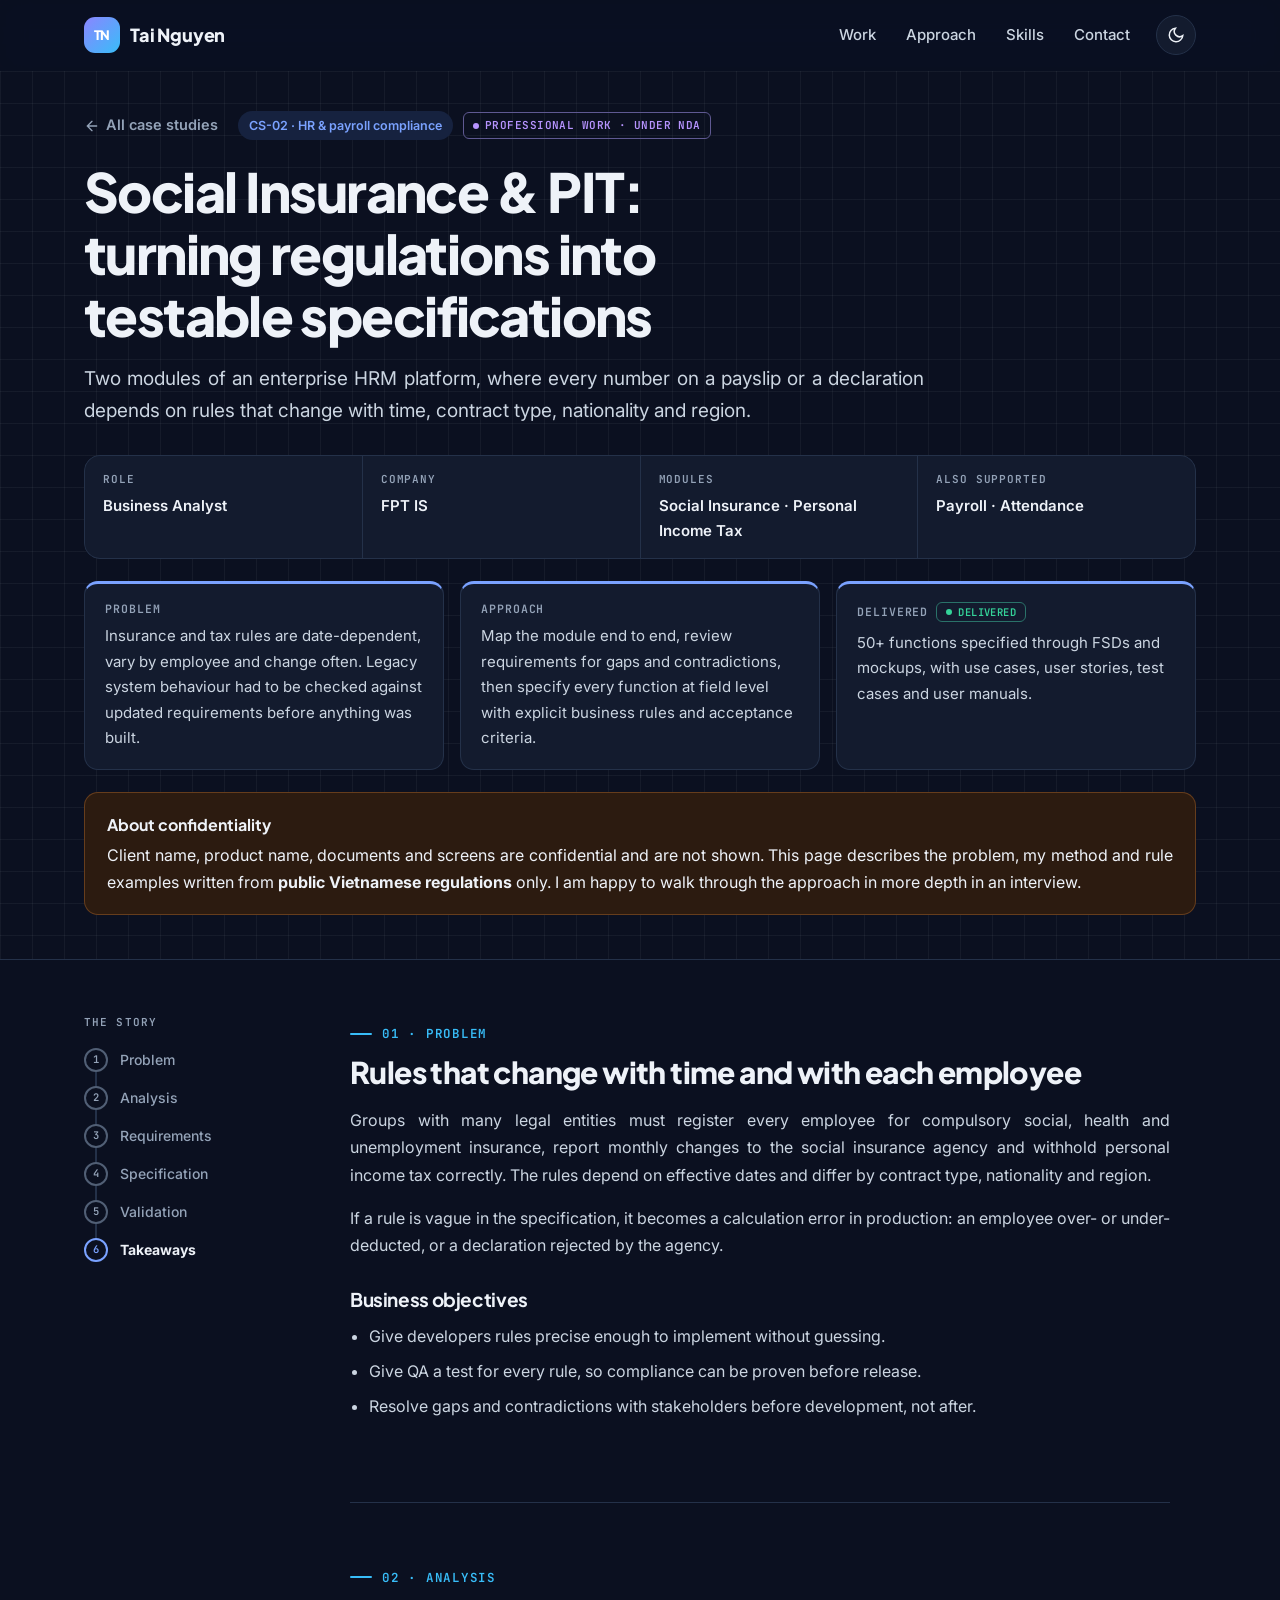
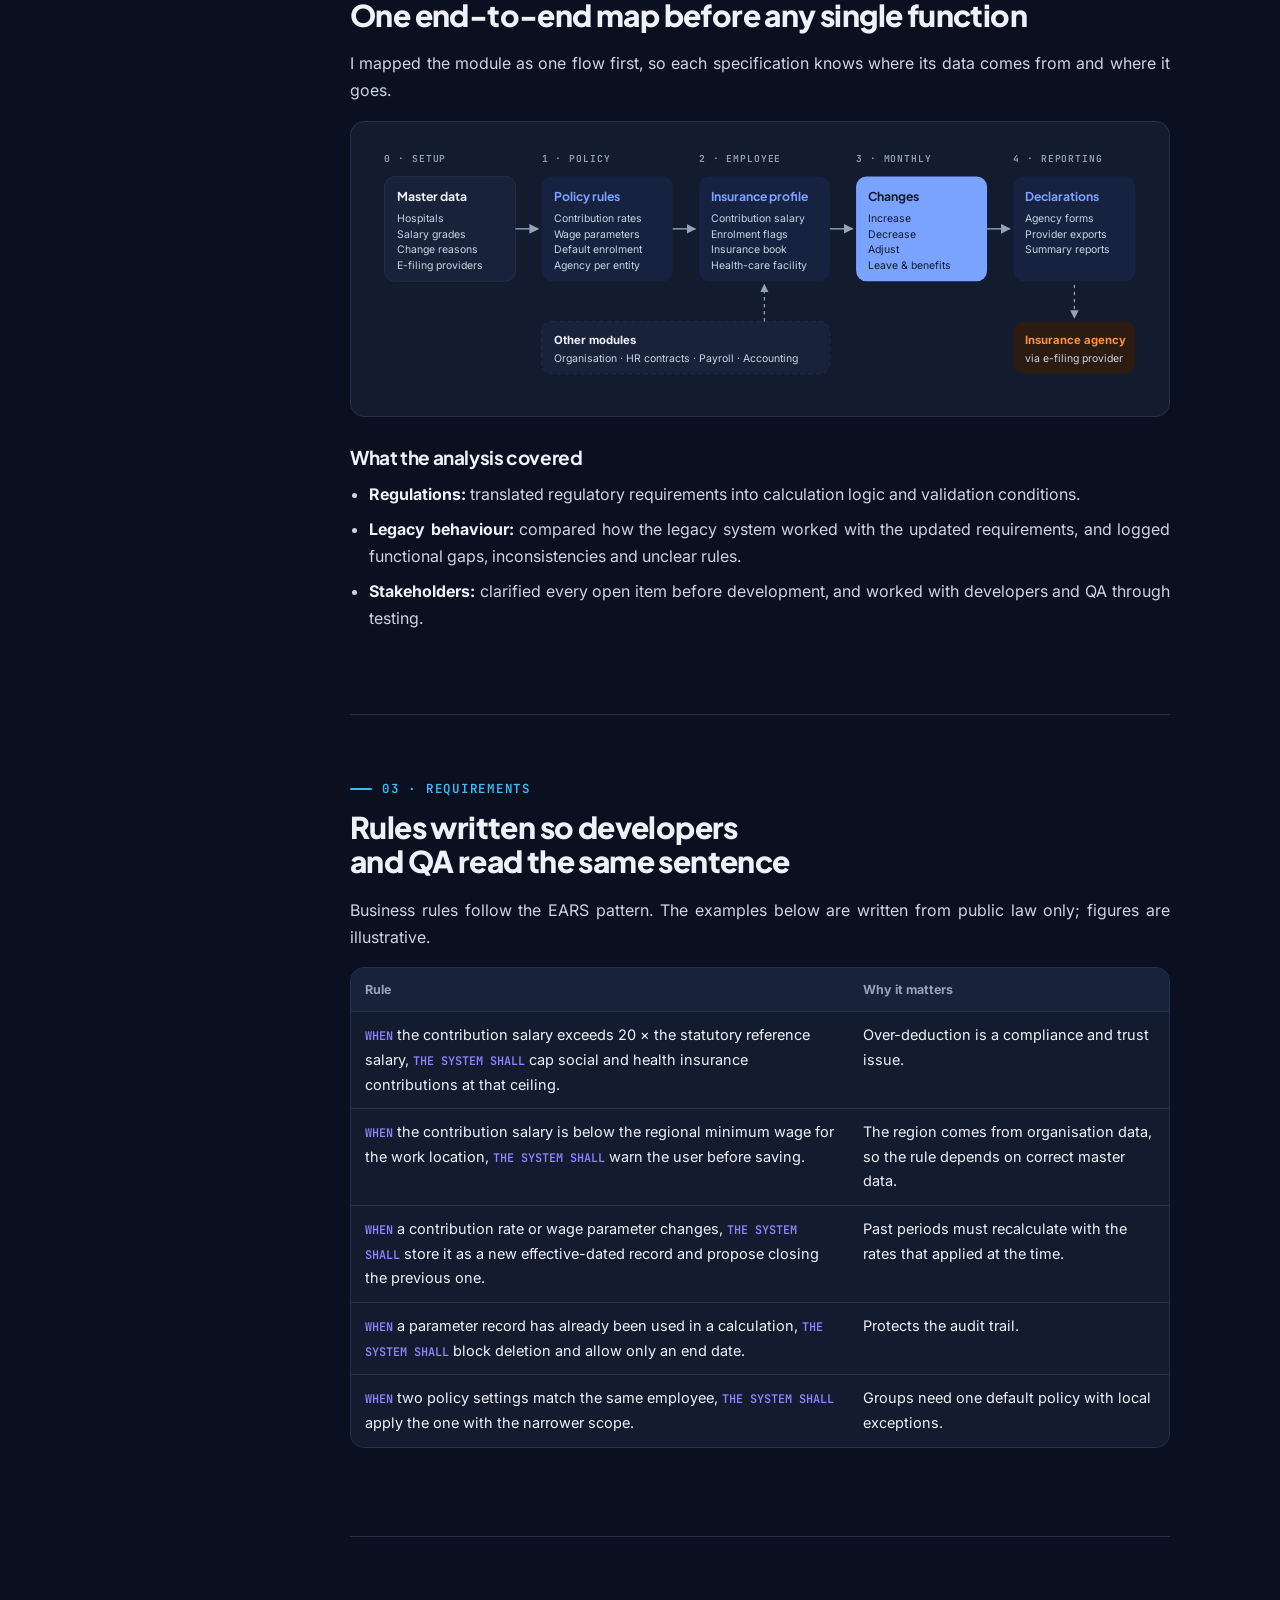
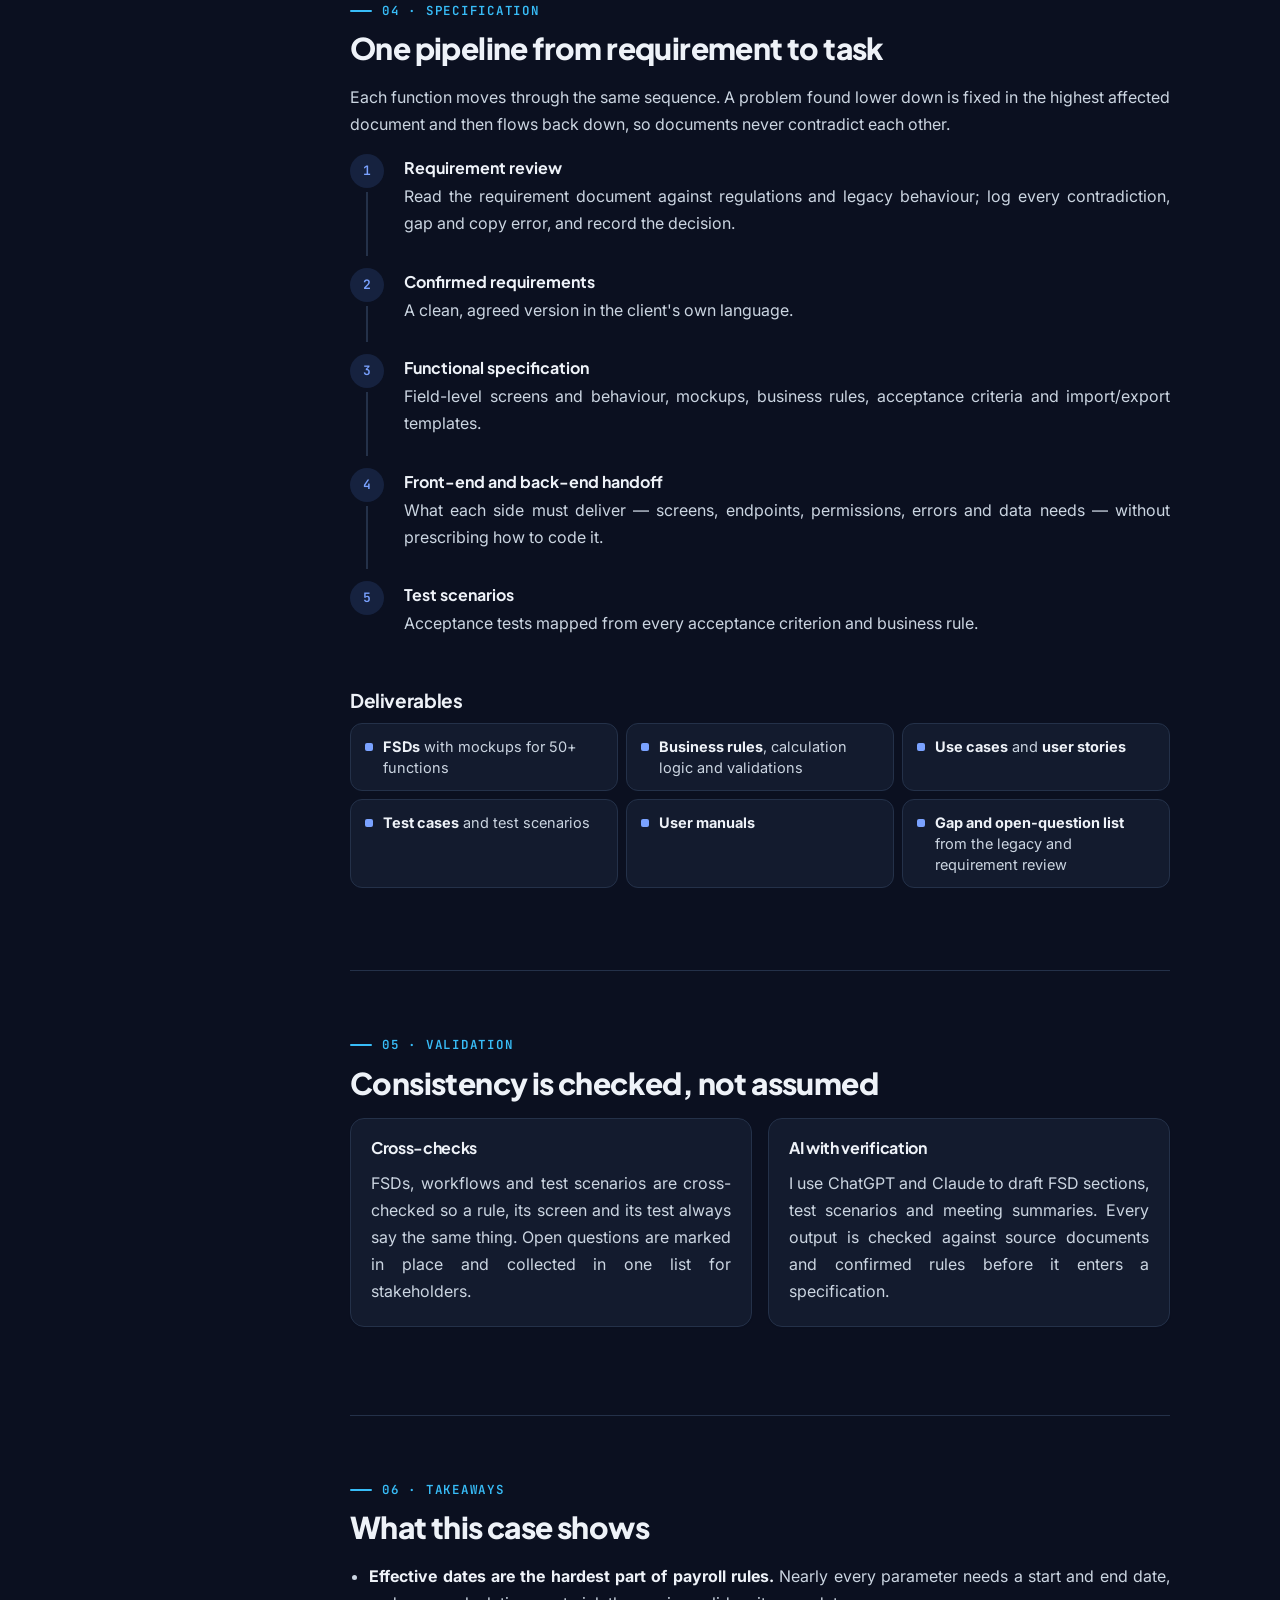
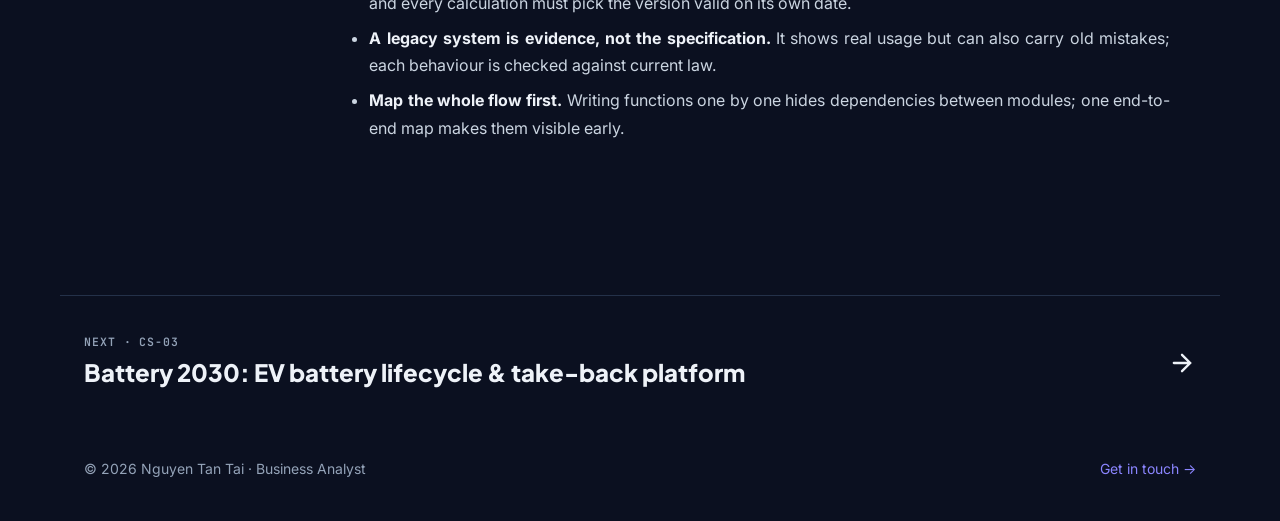
<file: projects/social-insurance.html>
<!doctype html>
<html lang="en" data-theme="dark">
<head>
  <meta charset="utf-8">
  <meta name="viewport" content="width=device-width, initial-scale=1">
  <title>Social Insurance &amp; PIT — Case Study · Nguyen Tan Tai</title>
  <meta name="description" content="BA case study: turning Vietnamese social insurance and personal income tax rules into field-level, testable specifications (details under NDA).">
  <link rel="preconnect" href="https://fonts.googleapis.com">
  <link rel="preconnect" href="https://fonts.gstatic.com" crossorigin>
  <link rel="stylesheet" href="https://fonts.googleapis.com/css2?family=Inter:wght@400;500;600;700&family=Plus+Jakarta+Sans:wght@700;800&family=JetBrains+Mono:wght@500;600&display=swap">
  <link rel="stylesheet" href="../assets/style.css">
  <link rel="icon" href="data:image/svg+xml,%3Csvg xmlns='http://www.w3.org/2000/svg' viewBox='0 0 32 32'%3E%3Crect width='32' height='32' rx='9' fill='%236366f1'/%3E%3Ctext x='16' y='21' font-family='monospace' font-size='13' font-weight='700' fill='white' text-anchor='middle'%3ETN%3C/text%3E%3C/svg%3E">
  <script>try{var t=localStorage.getItem("theme");if(t)document.documentElement.setAttribute("data-theme",t)}catch(e){}</script>
</head>
<body class="theme-blue">
<a class="skip" href="#main">Skip to content</a>
<header class="site-header">
  <nav class="container nav" aria-label="Main">
    <a class="brand" href="../index.html" aria-label="Tai Nguyen, home"><span class="brand-mark">TN</span><span>Tai Nguyen</span></a>
    <ul class="nav-links">
      <li><a href="../index.html#work">Work</a></li>
      <li><a href="../index.html#approach">Approach</a></li>
      <li><a href="../index.html#skills">Skills</a></li>
      <li><a href="../index.html#contact">Contact</a></li>
    </ul>
    <button class="icon-btn theme-btn" type="button" aria-label="Switch light or dark theme">
      <svg class="sun" viewBox="0 0 24 24" fill="none" stroke="currentColor" stroke-width="2" stroke-linecap="round"><circle cx="12" cy="12" r="4"/><path d="M12 2v2M12 20v2M4.9 4.9l1.4 1.4M17.7 17.7l1.4 1.4M2 12h2M20 12h2M4.9 19.1l1.4-1.4M17.7 6.3l1.4-1.4"/></svg>
      <svg class="moon" viewBox="0 0 24 24" fill="none" stroke="currentColor" stroke-width="2" stroke-linecap="round"><path d="M21 12.8A9 9 0 1 1 11.2 3a7 7 0 0 0 9.8 9.8z"/></svg>
    </button>
    <button class="icon-btn menu-btn" type="button" aria-label="Open menu" aria-expanded="false">
      <svg viewBox="0 0 24 24" fill="none" stroke="currentColor" stroke-width="2" stroke-linecap="round"><path d="M4 7h16M4 12h16M4 17h16"/></svg>
    </button>
  </nav>
</header>

<main id="main">
  <header class="cs-head grid-bg">
    <div class="container">
      <div class="crumbs">
        <a class="back" href="../index.html#work"><svg viewBox="0 0 24 24" fill="none" stroke="currentColor" stroke-width="2" stroke-linecap="round"><path d="M19 12H5M12 19l-7-7 7-7"/></svg>All case studies</a>
        <span class="tone-badge">CS-02 · HR &amp; payroll compliance</span>
        <span class="ev ev-nda">Professional work · under NDA</span>
      </div>
      <h1>Social Insurance &amp; PIT: turning regulations into testable specifications</h1>
      <p class="lead">Two modules of an enterprise HRM platform, where every number on a payslip or a declaration depends on rules that change with time, contract type, nationality and region.</p>

      <dl class="meta">
        <div><dt>Role</dt><dd>Business Analyst</dd></div>
        <div><dt>Company</dt><dd>FPT IS</dd></div>
        <div><dt>Modules</dt><dd>Social Insurance · Personal Income Tax</dd></div>
        <div><dt>Also supported</dt><dd>Payroll · Attendance</dd></div>
      </dl>

      <div class="glance">
        <div><h2>Problem</h2><p>Insurance and tax rules are date-dependent, vary by employee and change often. Legacy system behaviour had to be checked against updated requirements before anything was built.</p></div>
        <div><h2>Approach</h2><p>Map the module end to end, review requirements for gaps and contradictions, then specify every function at field level with explicit business rules and acceptance criteria.</p></div>
        <div><h2>Delivered <span class="ev ev-fact">Delivered</span></h2><p>50+ functions specified through FSDs and mockups, with use cases, user stories, test cases and user manuals.</p></div>
      </div>

      <div class="callout note" style="margin:22px 0 0">
        <b>About confidentiality</b>
        <p>Client name, product name, documents and screens are confidential and are not shown. This page describes the problem, my method and rule examples written from <strong>public Vietnamese regulations</strong> only. I am happy to walk through the approach in more depth in an interview.</p>
      </div>
    </div>
  </header>

  <div class="container cs-layout">
    <nav class="toc" aria-label="Case study sections">
      <h2>The story</h2>
      <ol>
        <li><a href="#problem" data-n="1">Problem</a></li>
        <li><a href="#analysis" data-n="2">Analysis</a></li>
        <li><a href="#requirements" data-n="3">Requirements</a></li>
        <li><a href="#solution" data-n="4">Specification</a></li>
        <li><a href="#value" data-n="5">Validation</a></li>
        <li><a href="#takeaways" data-n="6">Takeaways</a></li>
      </ol>
    </nav>

    <article class="prose">
      <section id="problem">
        <span class="sec-label">01 · Problem</span>
        <h2>Rules that change with time and with each employee</h2>
        <p>Groups with many legal entities must register every employee for compulsory social, health and unemployment insurance, report monthly changes to the social insurance agency and withhold personal income tax correctly. The rules depend on effective dates and differ by contract type, nationality and region.</p>
        <p>If a rule is vague in the specification, it becomes a calculation error in production: an employee over- or under-deducted, or a declaration rejected by the agency.</p>
        <h3>Business objectives</h3>
        <ul>
          <li>Give developers rules precise enough to implement without guessing.</li>
          <li>Give QA a test for every rule, so compliance can be proven before release.</li>
          <li>Resolve gaps and contradictions with stakeholders before development, not after.</li>
        </ul>
      </section>

      <section id="analysis">
        <span class="sec-label">02 · Analysis</span>
        <h2>One end-to-end map before any single function</h2>
        <p>I mapped the module as one flow first, so each specification knows where its data comes from and where it goes.</p>
        <div class="diagram" role="img" aria-label="Social insurance end-to-end flow: master data, policy rules, insurance profile, monthly changes, declarations, insurance agency">
          <svg viewBox="0 0 900 300" xmlns="http://www.w3.org/2000/svg" font-family="Inter, sans-serif">
            <defs><marker id="ar" viewBox="0 0 10 10" refX="9" refY="5" markerWidth="7" markerHeight="7" orient="auto"><path d="M0,0L10,5L0,10z" fill="var(--muted)"/></marker></defs>
            <g font-size="11" font-weight="600" fill="var(--muted)" letter-spacing="1" font-family="JetBrains Mono, monospace">
              <text x="20" y="28">0 · SETUP</text><text x="200" y="28">1 · POLICY</text><text x="380" y="28">2 · EMPLOYEE</text><text x="560" y="28">3 · MONTHLY</text><text x="740" y="28">4 · REPORTING</text>
            </g>
            <rect x="20" y="44" width="150" height="120" rx="12" fill="var(--surface-2)" stroke="var(--line)"/>
            <rect x="200" y="44" width="150" height="120" rx="12" fill="var(--blue-soft)"/>
            <rect x="380" y="44" width="150" height="120" rx="12" fill="var(--blue-soft)"/>
            <rect x="560" y="44" width="150" height="120" rx="12" fill="var(--blue)"/>
            <rect x="740" y="44" width="140" height="120" rx="12" fill="var(--blue-soft)"/>
            <g font-size="14" font-weight="700" font-family="Plus Jakarta Sans, sans-serif">
              <text x="34" y="72" fill="var(--ink)">Master data</text><text x="214" y="72" fill="var(--blue)">Policy rules</text>
              <text x="394" y="72" fill="var(--blue)">Insurance profile</text><text x="574" y="72" fill="var(--surface)">Changes</text><text x="754" y="72" fill="var(--blue)">Declarations</text>
            </g>
            <g font-size="12" fill="var(--ink-2)">
              <text x="34" y="96">Hospitals</text><text x="34" y="114">Salary grades</text><text x="34" y="132">Change reasons</text><text x="34" y="150">E-filing providers</text>
              <text x="214" y="96">Contribution rates</text><text x="214" y="114">Wage parameters</text><text x="214" y="132">Default enrolment</text><text x="214" y="150">Agency per entity</text>
              <text x="394" y="96">Contribution salary</text><text x="394" y="114">Enrolment flags</text><text x="394" y="132">Insurance book</text><text x="394" y="150">Health-care facility</text>
              <text x="574" y="96" fill="var(--surface)">Increase</text><text x="574" y="114" fill="var(--surface)">Decrease</text><text x="574" y="132" fill="var(--surface)">Adjust</text><text x="574" y="150" fill="var(--surface)">Leave &amp; benefits</text>
              <text x="754" y="96">Agency forms</text><text x="754" y="114">Provider exports</text><text x="754" y="132">Summary reports</text>
            </g>
            <g stroke="var(--muted)" stroke-width="1.6" fill="none" marker-end="url(#ar)"><path d="M170 104h26"/><path d="M350 104h26"/><path d="M530 104h26"/><path d="M710 104h26"/></g>
            <rect x="200" y="210" width="330" height="60" rx="12" fill="var(--surface-2)" stroke="var(--line)" stroke-dasharray="5 4"/>
            <text x="214" y="236" font-size="13" font-weight="700" fill="var(--ink)">Other modules</text>
            <text x="214" y="256" font-size="12" fill="var(--ink-2)">Organisation · HR contracts · Payroll · Accounting</text>
            <rect x="740" y="210" width="140" height="60" rx="12" fill="var(--amber-soft)"/>
            <text x="754" y="236" font-size="13" font-weight="700" fill="var(--amber)">Insurance agency</text>
            <text x="754" y="256" font-size="12" fill="var(--ink-2)">via e-filing provider</text>
            <g stroke="var(--muted)" stroke-width="1.4" fill="none" stroke-dasharray="4 4" marker-end="url(#ar)"><path d="M455 210v-42"/><path d="M810 168v38"/></g>
          </svg>
        </div>
        <h3>What the analysis covered</h3>
        <ul>
          <li><strong>Regulations:</strong> translated regulatory requirements into calculation logic and validation conditions.</li>
          <li><strong>Legacy behaviour:</strong> compared how the legacy system worked with the updated requirements, and logged functional gaps, inconsistencies and unclear rules.</li>
          <li><strong>Stakeholders:</strong> clarified every open item before development, and worked with developers and QA through testing.</li>
        </ul>
      </section>

      <section id="requirements">
        <span class="sec-label">03 · Requirements</span>
        <h2>Rules written so developers and QA read the same sentence</h2>
        <p>Business rules follow the EARS pattern. The examples below are written from public law only; figures are illustrative.</p>
        <div class="table-wrap">
          <table>
            <thead><tr><th>Rule</th><th>Why it matters</th></tr></thead>
            <tbody>
              <tr><td><span class="rule-k">WHEN</span> the contribution salary exceeds 20 × the statutory reference salary, <span class="rule-k">THE SYSTEM SHALL</span> cap social and health insurance contributions at that ceiling.</td><td>Over-deduction is a compliance and trust issue.</td></tr>
              <tr><td><span class="rule-k">WHEN</span> the contribution salary is below the regional minimum wage for the work location, <span class="rule-k">THE SYSTEM SHALL</span> warn the user before saving.</td><td>The region comes from organisation data, so the rule depends on correct master data.</td></tr>
              <tr><td><span class="rule-k">WHEN</span> a contribution rate or wage parameter changes, <span class="rule-k">THE SYSTEM SHALL</span> store it as a new effective-dated record and propose closing the previous one.</td><td>Past periods must recalculate with the rates that applied at the time.</td></tr>
              <tr><td><span class="rule-k">WHEN</span> a parameter record has already been used in a calculation, <span class="rule-k">THE SYSTEM SHALL</span> block deletion and allow only an end date.</td><td>Protects the audit trail.</td></tr>
              <tr><td><span class="rule-k">WHEN</span> two policy settings match the same employee, <span class="rule-k">THE SYSTEM SHALL</span> apply the one with the narrower scope.</td><td>Groups need one default policy with local exceptions.</td></tr>
            </tbody>
          </table>
        </div>
      </section>

      <section id="solution">
        <span class="sec-label">04 · Specification</span>
        <h2>One pipeline from requirement to task</h2>
        <p>Each function moves through the same sequence. A problem found lower down is fixed in the highest affected document and then flows back down, so documents never contradict each other.</p>
        <ol class="steps">
          <li><b>Requirement review</b><span>Read the requirement document against regulations and legacy behaviour; log every contradiction, gap and copy error, and record the decision.</span></li>
          <li><b>Confirmed requirements</b><span>A clean, agreed version in the client's own language.</span></li>
          <li><b>Functional specification</b><span>Field-level screens and behaviour, mockups, business rules, acceptance criteria and import/export templates.</span></li>
          <li><b>Front-end and back-end handoff</b><span>What each side must deliver — screens, endpoints, permissions, errors and data needs — without prescribing how to code it.</span></li>
          <li><b>Test scenarios</b><span>Acceptance tests mapped from every acceptance criterion and business rule.</span></li>
        </ol>
        <h3>Deliverables</h3>
        <ul class="deliv">
          <li><span><b>FSDs</b> with mockups for 50+ functions</span></li>
          <li><span><b>Business rules</b>, calculation logic and validations</span></li>
          <li><span><b>Use cases</b> and <b>user stories</b></span></li>
          <li><span><b>Test cases</b> and test scenarios</span></li>
          <li><span><b>User manuals</b></span></li>
          <li><span><b>Gap and open-question list</b> from the legacy and requirement review</span></li>
        </ul>
      </section>

      <section id="value">
        <span class="sec-label">05 · Validation</span>
        <h2>Consistency is checked, not assumed</h2>
        <div class="cols-2">
          <div>
            <h3>Cross-checks</h3>
            <p>FSDs, workflows and test scenarios are cross-checked so a rule, its screen and its test always say the same thing. Open questions are marked in place and collected in one list for stakeholders.</p>
          </div>
          <div>
            <h3>AI with verification</h3>
            <p>I use ChatGPT and Claude to draft FSD sections, test scenarios and meeting summaries. Every output is checked against source documents and confirmed rules before it enters a specification.</p>
          </div>
        </div>
      </section>

      <section id="takeaways">
        <span class="sec-label">06 · Takeaways</span>
        <h2>What this case shows</h2>
        <ul>
          <li><strong>Effective dates are the hardest part of payroll rules.</strong> Nearly every parameter needs a start and end date, and every calculation must pick the version valid on its own date.</li>
          <li><strong>A legacy system is evidence, not the specification.</strong> It shows real usage but can also carry old mistakes; each behaviour is checked against current law.</li>
          <li><strong>Map the whole flow first.</strong> Writing functions one by one hides dependencies between modules; one end-to-end map makes them visible early.</li>
        </ul>
      </section>
    </article>
  </div>

  <nav class="container next-project" aria-label="Next case study">
    <a href="battery-2030.html">
      <span><small>Next · CS-03</small><strong>Battery 2030: EV battery lifecycle &amp; take-back platform</strong></span>
      <svg viewBox="0 0 24 24" fill="none" stroke="currentColor" stroke-width="2" stroke-linecap="round"><path d="M5 12h14M12 5l7 7-7 7"/></svg>
    </a>
  </nav>
</main>
<footer class="site-footer">
  <div class="container">
    <span>© <span data-year>2026</span> Nguyen Tan Tai · Business Analyst</span>
    <a href="../index.html#contact">Get in touch →</a>
  </div>
</footer>
<script src="../assets/main.js"></script>
</body>
</html>
</file>
<file: assets/style.css>
/* =========================================================
   Portfolio — Nguyen Tan Tai
   Tokens first, then components. Content lives in the .html files.
   ========================================================= */

:root {
  --bg: #ffffff;
  --bg-soft: #f6f7fb;
  --surface: #ffffff;
  --sunk: #f1f3f8;
  --ink: #0f172a;
  --ink-2: #334155;
  --muted: #64748b;
  --line: #e5e8f0;
  --accent: #4f46e5;
  --accent-2: #0ea5e9;
  --accent-ink: #ffffff;
  --accent-soft: #eef0ff;
  --dark: #0b1020;
  --green: #059669;  --green-soft: #e7f7f0;
  --blue: #2563eb;   --blue-soft: #e8f0ff;
  --amber: #c2410c;  --amber-soft: #fff1e6;
  --violet: #7c3aed; --violet-soft: #f3edff;
  --shadow-sm: 0 1px 2px rgba(15, 23, 42, .05);
  --shadow: 0 1px 2px rgba(15, 23, 42, .04), 0 12px 32px -8px rgba(15, 23, 42, .12);
  --shadow-lg: 0 30px 60px -20px rgba(15, 23, 42, .25);
  --radius: 16px;
  --maxw: 1160px;
  --f-head: "Plus Jakarta Sans", "Inter", system-ui, -apple-system, "Segoe UI", sans-serif;
  --f-sans: "Inter", system-ui, -apple-system, "Segoe UI", Roboto, sans-serif;
  --f-mono: "JetBrains Mono", ui-monospace, Consolas, monospace;
  color-scheme: light;
}
/* Pages ship with data-theme="dark" (default); the toggle switches to light and is remembered. */
:root[data-theme="dark"] {
  --bg: #0b1020; --bg-soft: #0f1629; --surface: #131b2e; --sunk: #18223a; --ink: #eef2f8; --ink-2: #cbd5e1;
  --muted: #94a3b8; --line: #243149; --accent: #8b85ff; --accent-2: #38bdf8; --accent-ink: #0b1020; --accent-soft: #1d2142;
  --dark: #050814;
  --green: #34d399; --green-soft: #0f2a22; --blue: #7aa2ff; --blue-soft: #16223f;
  --amber: #fb923c; --amber-soft: #2c1b10; --violet: #b794ff; --violet-soft: #241a3d;
  --shadow: 0 1px 2px rgba(0, 0, 0, .3), 0 12px 32px -8px rgba(0, 0, 0, .5);
  color-scheme: dark;
}

/* ---------- Base ---------- */
*, *::before, *::after { box-sizing: border-box; }
html { scroll-behavior: smooth; scroll-padding-top: 84px; -webkit-text-size-adjust: 100%; }
body {
  margin: 0; background: var(--bg); color: var(--ink);
  font-family: var(--f-sans); font-size: 16px; line-height: 1.7;
  -webkit-font-smoothing: antialiased; text-rendering: optimizeLegibility;
}
img { max-width: 100%; height: auto; display: block; }
a { color: var(--accent); text-decoration: none; }
a:hover { text-decoration: underline; text-underline-offset: 3px; }
:focus-visible { outline: 2px solid var(--accent); outline-offset: 3px; border-radius: 6px; }
h1, h2, h3, h4 { font-family: var(--f-head); line-height: 1.15; margin: 0; text-wrap: balance; letter-spacing: -.02em; color: var(--ink); }
p { margin: 0 0 1em; }
ul, ol { margin: 0; padding-left: 1.2em; }
code { font-family: var(--f-mono); font-size: .86em; background: var(--sunk); padding: .1em .4em; border-radius: 5px; }
.skip { position: absolute; left: -999px; top: 8px; background: var(--accent); color: var(--accent-ink); padding: 8px 14px; border-radius: 8px; z-index: 100; }
.skip:focus { left: 16px; }
.container { max-width: var(--maxw); margin: 0 auto; padding-inline: 24px; }
@media (max-width: 640px) { .container { padding-inline: 16px; } }

/* Justified paragraphs on wide screens; left-aligned on phones for even spacing */
.lead, .section-head p, .work-body p, .job li, .edu p,
.prose p, .prose li, .callout p, .steps span, .contact-card p {
  text-align: justify; text-justify: inter-word; hyphens: auto; -webkit-hyphens: auto;
}
@media (max-width: 640px) {
  .lead, .section-head p, .work-body p, .job li, .edu p,
  .prose p, .prose li, .callout p, .steps span, .contact-card p { text-align: left; }
}

/* ---------- Header ---------- */
.site-header {
  position: sticky; top: 0; z-index: 50;
  background: color-mix(in srgb, var(--bg) 80%, transparent);
  backdrop-filter: saturate(180%) blur(14px); -webkit-backdrop-filter: saturate(180%) blur(14px);
  border-bottom: 1px solid transparent; transition: border-color .2s, box-shadow .2s;
}
.site-header.scrolled { border-bottom-color: var(--line); }
.nav { display: flex; align-items: center; gap: 12px; height: 70px; }
.brand { font-family: var(--f-head); font-weight: 800; font-size: 18px; color: var(--ink); display: flex; align-items: center; gap: 10px; white-space: nowrap; letter-spacing: -.01em; }
.brand:hover { text-decoration: none; }
.brand-mark {
  width: 36px; height: 36px; border-radius: 11px; display: grid; place-items: center;
  background: linear-gradient(135deg, var(--accent), var(--accent-2)); color: #fff; font-size: 13px; font-weight: 800;
}
.nav-links { display: flex; gap: 2px; margin-left: auto; list-style: none; padding: 0; }
.nav-links a { color: var(--ink-2); font-size: 15px; font-weight: 500; padding: 8px 14px; border-radius: 999px; display: block; }
.nav-links a:hover, .nav-links a.active { background: var(--sunk); color: var(--ink); text-decoration: none; }
.nav-cta { margin-left: 8px; }
.icon-btn {
  width: 40px; height: 40px; border-radius: 999px; border: 1px solid var(--line); background: var(--surface);
  color: var(--ink); display: grid; place-items: center; cursor: pointer; flex: none;
}
.icon-btn:hover { background: var(--sunk); }
.icon-btn svg { width: 18px; height: 18px; }
.menu-btn { display: none; }
.theme-btn .moon { display: none; }
:root[data-theme="dark"] .theme-btn .sun { display: none; }
:root[data-theme="dark"] .theme-btn .moon { display: block; }
@media (max-width: 900px) {
  .menu-btn { display: grid; }
  .nav .nav-cta { display: none; }
  .nav-links {
    display: none; position: absolute; top: 70px; left: 0; right: 0; flex-direction: column; gap: 0;
    background: var(--surface); border-bottom: 1px solid var(--line); padding: 8px 16px 16px; box-shadow: var(--shadow);
  }
  .nav-links.open { display: flex; }
  .nav-links a { padding: 12px 14px; font-size: 16px; border-radius: 10px; }
  .nav .theme-btn { margin-left: auto; }
}

/* ---------- Buttons, tags ---------- */
.btn {
  display: inline-flex; align-items: center; gap: 8px; padding: 12px 22px; border-radius: 999px;
  font-family: var(--f-head); font-weight: 700; font-size: 15px; border: 1.5px solid var(--line); background: var(--surface); color: var(--ink);
  cursor: pointer; transition: transform .15s, background .15s, border-color .15s, box-shadow .15s; white-space: nowrap; line-height: 1.2;
}
.btn:hover { text-decoration: none; border-color: var(--ink); transform: translateY(-1px); }
.btn:active { transform: translateY(0); }
.btn svg { width: 16px; height: 16px; }
.btn-primary { background: var(--ink); border-color: var(--ink); color: var(--bg); box-shadow: 0 8px 20px -8px rgba(15, 23, 42, .5); }
.btn-primary:hover { background: var(--accent); border-color: var(--accent); color: #fff; }
.btn-sm { padding: 8px 15px; font-size: 14px; }
.btn-row { display: flex; flex-wrap: wrap; gap: 10px; }

.tags { display: flex; flex-wrap: wrap; gap: 6px; list-style: none; padding: 0; }
.tag { font-size: 12.5px; font-weight: 500; padding: 4px 11px; border-radius: 999px; background: var(--sunk); color: var(--ink-2); white-space: nowrap; }
.pill-label {
  display: inline-block; font-family: var(--f-head); font-size: 12px; font-weight: 800; letter-spacing: .12em; text-transform: uppercase;
  color: var(--accent); background: var(--accent-soft); padding: 6px 14px; border-radius: 999px;
}
.eyebrow { display: inline-block; font-family: var(--f-head); font-size: 12.5px; font-weight: 800; letter-spacing: .1em; text-transform: uppercase; color: var(--accent); }
.theme-green  { --tone: var(--green);  --tone-soft: var(--green-soft); }
.theme-blue   { --tone: var(--blue);   --tone-soft: var(--blue-soft); }
.theme-amber  { --tone: var(--amber);  --tone-soft: var(--amber-soft); }
.theme-violet { --tone: var(--violet); --tone-soft: var(--violet-soft); }
.tone-badge {
  display: inline-flex; align-items: center; gap: 6px; font-size: 12.5px; font-weight: 600;
  padding: 4px 11px; border-radius: 999px; background: var(--tone-soft); color: var(--tone);
}

/* ---------- Sections ---------- */
section { padding-block: 96px; }
@media (max-width: 640px) { section { padding-block: 64px; } }
.section-head { margin-bottom: 48px; }
.section-head.center { text-align: center; max-width: 720px; margin-inline: auto; }
.section-head.center p { text-align: center; }
.section-head h2 { font-size: clamp(30px, 4vw, 44px); font-weight: 800; margin-top: 14px; }
.section-head p { color: var(--muted); margin-top: 14px; font-size: 17px; }
.band { background: var(--bg-soft); border-block: 1px solid var(--line); }

/* ---------- Hero ---------- */
.hero {
  position: relative; overflow: hidden; padding-block: 72px 88px;
  background:
    radial-gradient(800px 500px at 100% 0%, color-mix(in srgb, var(--accent-2) 16%, transparent), transparent 65%),
    radial-gradient(700px 420px at 0% 100%, color-mix(in srgb, var(--accent) 12%, transparent), transparent 65%),
    var(--bg-soft);
  border-bottom: 1px solid var(--line);
}
.hero-grid { display: grid; grid-template-columns: minmax(0, 1.2fr) minmax(0, .8fr); gap: 56px; align-items: center; }
.hello {
  display: inline-flex; align-items: center; gap: 8px; font-family: var(--f-head); font-size: 13.5px; font-weight: 700;
  padding: 7px 14px 7px 10px; border-radius: 999px; background: var(--surface); border: 1px solid var(--line); box-shadow: var(--shadow-sm);
}
.hello .wave { display: inline-block; transform-origin: 70% 70%; animation: wave 2.4s ease-in-out 1s 2; }
@keyframes wave { 0%, 60%, 100% { transform: rotate(0); } 10%, 30% { transform: rotate(14deg); } 20%, 40% { transform: rotate(-8deg); } }
.hero h1 { font-size: clamp(38px, 5.4vw, 64px); font-weight: 800; letter-spacing: -.035em; line-height: 1.08; margin: 22px 0 22px; }
.hero h1 .hl { background: linear-gradient(90deg, var(--accent), var(--accent-2)); -webkit-background-clip: text; background-clip: text; color: transparent; }
.hero .lead { font-size: clamp(17px, 1.6vw, 19px); color: var(--ink-2); margin-bottom: 32px; }

/* Portrait with floating BA chips */
.portrait { position: relative; width: min(100%, 400px); aspect-ratio: 1; margin-inline: auto; }
.portrait .blob {
  position: absolute; inset: 6%; border-radius: 50%;
  background: linear-gradient(145deg, #818cf8, #38bdf8);
  box-shadow: var(--shadow-lg);
}
.portrait .ring { position: absolute; inset: 0; border-radius: 50%; border: 2px dashed color-mix(in srgb, var(--accent) 35%, transparent); }
.portrait .illu { position: absolute; inset: 0; width: 100%; height: 100%; filter: drop-shadow(0 18px 30px rgba(15, 23, 42, .18)); }
.chip-float {
  position: absolute; display: inline-flex; align-items: center; gap: 6px; padding: 8px 13px; border-radius: 12px;
  background: var(--surface); border: 1px solid var(--line); box-shadow: var(--shadow);
  font-family: var(--f-head); font-weight: 700; font-size: 13.5px; color: var(--ink); white-space: nowrap;
  animation: bob 5s ease-in-out infinite;
}
.chip-float .dot { width: 9px; height: 9px; border-radius: 50%; }
.chip-float.c1 { top: 6%; left: -8%; transform: rotate(-4deg); }
.chip-float.c2 { top: 22%; right: -10%; animation-delay: -1.2s; }
.chip-float.c3 { bottom: 16%; left: -12%; animation-delay: -2.4s; }
.chip-float.c4 { bottom: 2%; right: -2%; animation-delay: -3.6s; }
@keyframes bob { 0%, 100% { translate: 0 0; } 50% { translate: 0 -8px; } }
@media (max-width: 960px) {
  .hero-grid { grid-template-columns: 1fr; gap: 48px; }
  .hero { padding-block: 48px 64px; }
  .portrait { width: min(78%, 340px); }
}

/* ---------- Domains + stats band ---------- */
.domains-band { padding-block: 44px; }
.domains-row { display: flex; align-items: center; gap: 18px 28px; flex-wrap: wrap; justify-content: center; }
.domains-row h2 { font-size: 13px; text-transform: uppercase; letter-spacing: .12em; color: var(--muted); font-weight: 800; }
.domains-row .tags { justify-content: center; gap: 8px; }
.domains-row .tag { font-size: 14px; padding: 7px 15px; background: var(--surface); border: 1px solid var(--line); color: var(--ink); box-shadow: var(--shadow-sm); }
.domains-row .tag.core { background: var(--accent-soft); border-color: color-mix(in srgb, var(--accent) 30%, var(--line)); color: var(--accent); font-weight: 600; }
.stats { display: grid; grid-template-columns: repeat(4, minmax(0, 1fr)); gap: 16px; margin-top: 36px; }
.stat { background: var(--surface); border: 1px solid var(--line); border-radius: var(--radius); padding: 22px 22px 20px; box-shadow: var(--shadow-sm); }
.stat b { display: block; font-family: var(--f-head); font-size: 34px; font-weight: 800; letter-spacing: -.03em; font-variant-numeric: tabular-nums; line-height: 1.1; }
.stat span { color: var(--muted); font-size: 14px; line-height: 1.45; display: block; margin-top: 6px; }
@media (max-width: 820px) { .stats { grid-template-columns: repeat(2, minmax(0, 1fr)); } }

/* ---------- Work grid (2 × 2) ---------- */
.work-grid { display: grid; grid-template-columns: repeat(2, minmax(0, 1fr)); gap: 32px; }
.work-card {
  display: flex; flex-direction: column; background: var(--surface); border: 1px solid var(--line); border-radius: 22px;
  overflow: hidden; box-shadow: var(--shadow-sm); transition: transform .25s ease, box-shadow .25s ease, border-color .25s;
}
.work-card:hover { transform: translateY(-4px); box-shadow: var(--shadow); border-color: color-mix(in srgb, var(--tone) 35%, var(--line)); }
.work-media {
  position: relative; aspect-ratio: 16 / 10; overflow: hidden; display: block;
  background: linear-gradient(160deg, var(--tone-soft), color-mix(in srgb, var(--tone-soft) 35%, var(--surface)));
  padding: 26px 26px 0;
}
.work-media img {
  width: 100%; height: 100%; object-fit: cover; object-position: left top;
  border-radius: 12px 12px 0 0; border: 1px solid var(--line); border-bottom: 0;
  box-shadow: 0 -4px 30px -6px rgba(15, 23, 42, .18); transition: transform .5s ease;
}
.work-card:hover .work-media img { transform: translateY(-6px); }
.work-media .nda-visual { height: 100%; display: grid; place-items: center; padding-bottom: 26px; }
.work-media .nda-visual svg { width: 100%; height: auto; max-height: 100%; }
.work-no {
  position: absolute; top: 14px; right: 16px; font-family: var(--f-head); font-weight: 800; font-size: 13px;
  background: var(--surface); color: var(--tone); padding: 3px 10px; border-radius: 999px; box-shadow: var(--shadow-sm);
}
.work-body { padding: 24px 26px 26px; display: flex; flex-direction: column; gap: 12px; flex: 1; }
.work-body .tone-badge { align-self: flex-start; }
.work-body h3 { font-size: 22px; font-weight: 800; }
.work-body h3 a { color: inherit; }
.work-body h3 a:hover { color: var(--tone); text-decoration: none; }
.work-body p { color: var(--ink-2); margin: 0; font-size: 15.5px; }
.work-metrics { display: flex; flex-wrap: wrap; gap: 8px 22px; padding: 12px 0; border-block: 1px dashed var(--line); }
.work-metrics div { display: flex; align-items: baseline; gap: 6px; }
.work-metrics b { font-family: var(--f-head); font-size: 20px; font-weight: 800; color: var(--tone); font-variant-numeric: tabular-nums; }
.work-metrics span { font-size: 13px; color: var(--muted); }
.work-foot { display: flex; align-items: center; justify-content: space-between; gap: 10px; flex-wrap: wrap; margin-top: auto; padding-top: 4px; }
.link-arrow { display: inline-flex; align-items: center; gap: 6px; font-family: var(--f-head); font-weight: 700; font-size: 15px; color: var(--ink); }
.link-arrow svg { width: 18px; height: 18px; transition: transform .2s; }
.link-arrow:hover { color: var(--tone); text-decoration: none; }
.link-arrow:hover svg { transform: translateX(3px); }
.mini-links { display: flex; gap: 14px; font-size: 14px; font-weight: 500; }
.mini-links a { color: var(--muted); }
.mini-links a:hover { color: var(--ink); }
@media (max-width: 860px) { .work-grid { grid-template-columns: 1fr; gap: 24px; } }

/* ---------- Approach ---------- */
.process { display: grid; grid-template-columns: repeat(4, minmax(0, 1fr)); gap: 18px; counter-reset: step; list-style: none; padding: 0; }
.process li { background: var(--surface); border: 1px solid var(--line); border-radius: 20px; padding: 26px 24px; position: relative; box-shadow: var(--shadow-sm); }
.process .ico { width: 46px; height: 46px; border-radius: 14px; display: grid; place-items: center; margin-bottom: 18px; color: #fff; }
.process .ico svg { width: 22px; height: 22px; }
.process li:nth-child(1) .ico { background: linear-gradient(135deg, #6366f1, #818cf8); }
.process li:nth-child(2) .ico { background: linear-gradient(135deg, #0ea5e9, #38bdf8); }
.process li:nth-child(3) .ico { background: linear-gradient(135deg, #10b981, #34d399); }
.process li:nth-child(4) .ico { background: linear-gradient(135deg, #f59e0b, #fbbf24); }
.process li::after {
  counter-increment: step; content: "0" counter(step); position: absolute; top: 22px; right: 22px;
  font-family: var(--f-head); font-weight: 800; font-size: 28px; color: var(--sunk);
}
.process h3 { font-size: 18px; margin-bottom: 8px; }
.process p { color: var(--muted); font-size: 15px; margin: 0; }
@media (max-width: 960px) { .process { grid-template-columns: repeat(2, minmax(0, 1fr)); } }
@media (max-width: 560px) { .process { grid-template-columns: 1fr; } }

/* ---------- Skills ---------- */
.skills { display: grid; grid-template-columns: repeat(3, minmax(0, 1fr)); gap: 18px; }
.skill { background: var(--surface); border: 1px solid var(--line); border-radius: 20px; padding: 24px; box-shadow: var(--shadow-sm); }
.skill h3 { font-size: 17px; margin-bottom: 14px; display: flex; align-items: center; gap: 10px; }
.skill h3 .ico { width: 34px; height: 34px; border-radius: 10px; background: var(--accent-soft); color: var(--accent); display: grid; place-items: center; }
.skill h3 .ico svg { width: 17px; height: 17px; }
@media (max-width: 960px) { .skills { grid-template-columns: repeat(2, minmax(0, 1fr)); } }
@media (max-width: 560px) { .skills { grid-template-columns: 1fr; } }

/* ---------- Experience ---------- */
.timeline { list-style: none; padding: 0; position: relative; display: grid; gap: 20px; }
.timeline::before { content: ""; position: absolute; left: 9px; top: 12px; bottom: 12px; width: 2px; background: linear-gradient(var(--accent), var(--accent-2)); opacity: .35; }
.job { position: relative; padding-left: 40px; }
.job::before { content: ""; position: absolute; left: 0; top: 24px; width: 20px; height: 20px; border-radius: 50%; background: var(--surface); border: 4px solid var(--accent); }
.job-card { background: var(--surface); border: 1px solid var(--line); border-radius: 20px; padding: 24px 28px; box-shadow: var(--shadow-sm); }
.job-head { display: flex; flex-wrap: wrap; justify-content: space-between; gap: 4px 16px; align-items: baseline; }
.job-head h3 { font-size: 19px; }
.job-head time { font-size: 13.5px; font-weight: 600; color: var(--accent); background: var(--accent-soft); padding: 3px 11px; border-radius: 999px; font-variant-numeric: tabular-nums; }
.job .company { color: var(--muted); font-weight: 600; font-size: 15px; margin: 2px 0 14px; }
.job ul { display: grid; gap: 7px; color: var(--ink-2); font-size: 15px; }
.job ul li::marker { color: var(--accent); }
.edu { display: grid; grid-template-columns: repeat(2, minmax(0, 1fr)); gap: 18px; margin-top: 28px; }
.edu > div { background: var(--surface); border: 1px solid var(--line); border-radius: 20px; padding: 22px 24px; box-shadow: var(--shadow-sm); }
.edu h3 { font-size: 16.5px; margin-bottom: 6px; }
.edu p { color: var(--muted); font-size: 15px; margin: 0; }
@media (max-width: 640px) { .edu { grid-template-columns: 1fr; } .job-card { padding: 20px; } }

/* ---------- Contact ---------- */
.contact-card {
  position: relative; overflow: hidden; background: var(--dark); color: #fff; border-radius: 28px; padding: clamp(32px, 6vw, 64px);
  display: grid; grid-template-columns: minmax(0, 1.2fr) minmax(0, 1fr); gap: 40px; align-items: center;
}
.contact-card::before {
  content: ""; position: absolute; width: 520px; height: 520px; right: -160px; top: -220px; border-radius: 50%;
  background: radial-gradient(circle, rgba(99, 102, 241, .45), transparent 65%); pointer-events: none;
}
.contact-card > * { position: relative; }
.contact-card h2 { font-size: clamp(32px, 4.4vw, 50px); font-weight: 800; color: #fff; }
.contact-card h2 span { background: linear-gradient(90deg, #a5b4fc, #67e8f9); -webkit-background-clip: text; background-clip: text; color: transparent; }
.contact-card p { color: #cbd5e1; margin: 16px 0 0; font-size: 17px; }
.contact-list { list-style: none; padding: 0; display: grid; gap: 10px; }
.contact-list a, .contact-list button {
  display: flex; align-items: center; gap: 12px; width: 100%; padding: 15px 18px; border-radius: 14px;
  background: rgba(255, 255, 255, .06); color: #fff; font: inherit; font-weight: 500;
  border: 1px solid rgba(255, 255, 255, .12); cursor: pointer; text-align: left; transition: background .15s;
}
.contact-list a:hover, .contact-list button:hover { background: rgba(255, 255, 255, .12); text-decoration: none; }
.contact-list svg { width: 18px; height: 18px; flex: none; }
.contact-list .hint { margin-left: auto; font-size: 12.5px; opacity: .7; }
@media (max-width: 820px) { .contact-card { grid-template-columns: 1fr; } }
:root[data-theme="dark"] .contact-card { background: linear-gradient(160deg, #161d36, #0b1020); border: 1px solid var(--line); }

/* ---------- Footer ---------- */
.site-footer { padding-block: 28px 40px; color: var(--muted); font-size: 14px; }
.site-footer .container { display: flex; flex-wrap: wrap; justify-content: space-between; gap: 8px; }

/* =========================================================
   Case-study pages
   ========================================================= */
.cs-hero { padding-block: 48px 40px; }
.back { display: inline-flex; align-items: center; gap: 6px; color: var(--muted); font-size: 14.5px; font-weight: 600; margin-right: 10px; }
.back:hover { color: var(--ink); text-decoration: none; }
.back svg { width: 16px; height: 16px; }
.cs-hero h1 { font-size: clamp(32px, 4.6vw, 54px); font-weight: 800; letter-spacing: -.03em; margin: 18px 0 16px; max-width: 24ch; }
.cs-hero .lead { font-size: 19px; color: var(--ink-2); }
.meta {
  display: grid; grid-template-columns: repeat(auto-fit, minmax(180px, 1fr)); gap: 1px; background: var(--line);
  border: 1px solid var(--line); border-radius: var(--radius); overflow: hidden; margin-top: 32px;
}
.meta > div { background: var(--surface); padding: 16px 18px; }
.meta dt { font-size: 11.5px; text-transform: uppercase; letter-spacing: .1em; color: var(--muted); font-weight: 800; margin-bottom: 4px; font-family: var(--f-head); }
.meta dd { margin: 0; font-size: 15px; font-weight: 600; }
@media (max-width: 760px) { .meta { grid-template-columns: repeat(2, minmax(0, 1fr)); } }
.cs-cover { margin-top: 36px; border-radius: 20px; overflow: hidden; border: 1px solid var(--line); box-shadow: var(--shadow); background: var(--surface); }

.cs-layout { display: grid; grid-template-columns: 220px minmax(0, 1fr); gap: 56px; padding-block: 24px 80px; }
.toc { position: sticky; top: 96px; align-self: start; font-size: 14px; }
.toc h2 { font-size: 11.5px; text-transform: uppercase; letter-spacing: .12em; color: var(--muted); margin-bottom: 10px; font-weight: 800; }
.toc ol { list-style: none; padding: 0; border-left: 2px solid var(--line); }
.toc a { display: block; padding: 7px 0 7px 14px; margin-left: -2px; border-left: 2px solid transparent; color: var(--muted); font-weight: 500; }
.toc a:hover { color: var(--ink); text-decoration: none; }
.toc a.active { color: var(--tone, var(--accent)); border-left-color: var(--tone, var(--accent)); font-weight: 700; }
@media (max-width: 960px) { .cs-layout { grid-template-columns: minmax(0, 1fr); gap: 0; } .toc { display: none; } }

.prose { min-width: 0; }
.prose > section { padding-block: 0 60px; }
.prose h2 { font-size: 30px; font-weight: 800; margin-bottom: 18px; }
.prose h3 { font-size: 19px; margin: 28px 0 12px; }
.prose p, .prose li { color: var(--ink-2); }
.prose ul, .prose ol { display: grid; gap: 7px; margin-bottom: 1em; }
.prose strong { color: var(--ink); }

.callout { border-radius: var(--radius); padding: 18px 22px; background: var(--accent-soft); border: 1px solid color-mix(in srgb, var(--accent) 22%, transparent); margin-bottom: 24px; }
.callout.note { background: var(--amber-soft); border-color: color-mix(in srgb, var(--amber) 25%, transparent); }
.callout b:first-child { display: block; margin-bottom: 4px; color: var(--ink); font-family: var(--f-head); }
.callout p:last-child, .callout ul:last-child { margin-bottom: 0; }

.kpis { display: grid; grid-template-columns: repeat(3, minmax(0, 1fr)); gap: 12px; margin: 8px 0 24px; }
.kpi { background: var(--surface); border: 1px solid var(--line); border-radius: 14px; padding: 18px; box-shadow: var(--shadow-sm); }
.kpi b { display: block; font-family: var(--f-head); font-size: 26px; font-weight: 800; letter-spacing: -.02em; color: var(--tone, var(--accent)); font-variant-numeric: tabular-nums; }
.kpi span { font-size: 13.5px; color: var(--muted); line-height: 1.4; display: block; margin-top: 4px; }
@media (max-width: 560px) { .kpis { grid-template-columns: repeat(2, minmax(0, 1fr)); } }

.steps { list-style: none; padding: 0; display: grid; gap: 0; counter-reset: s; }
.steps li { position: relative; padding: 0 0 22px 54px; }
.steps li::before {
  counter-increment: s; content: counter(s); position: absolute; left: 0; top: 0; width: 36px; height: 36px; border-radius: 50%;
  background: var(--tone-soft, var(--accent-soft)); color: var(--tone, var(--accent)); font-family: var(--f-head); font-weight: 800; font-size: 14px; display: grid; place-items: center;
}
.steps li::after { content: ""; position: absolute; left: 17px; top: 40px; bottom: 4px; width: 2px; background: var(--line); }
.steps li:last-child::after { display: none; }
.steps b { display: block; color: var(--ink); margin-bottom: 2px; font-family: var(--f-head); }
.steps span { color: var(--ink-2); display: block; }

.table-wrap { overflow-x: auto; border: 1px solid var(--line); border-radius: 14px; margin-bottom: 24px; background: var(--surface); }
table { border-collapse: collapse; width: 100%; font-size: 14.5px; }
th, td { text-align: left; vertical-align: top; padding: 11px 14px; border-bottom: 1px solid var(--line); }
th { background: var(--sunk); font-size: 12.5px; color: var(--muted); font-weight: 700; white-space: nowrap; }
tr:last-child td { border-bottom: 0; }
td.num, th.num { text-align: right; font-variant-numeric: tabular-nums; white-space: nowrap; }

.gallery { display: grid; grid-template-columns: repeat(2, minmax(0, 1fr)); gap: 16px; margin-bottom: 24px; }
.gallery.one { grid-template-columns: 1fr; }
.gallery > :last-child:nth-child(odd) { grid-column: 1 / -1; }
figure { margin: 0; }
.shot { background: var(--surface); border: 1px solid var(--line); border-radius: 14px; overflow: hidden; box-shadow: var(--shadow-sm); }
.shot button { all: unset; display: block; cursor: zoom-in; width: 100%; }
.shot button:focus-visible { outline: 2px solid var(--accent); outline-offset: -2px; }
.shot figcaption { font-size: 13.5px; color: var(--muted); padding: 10px 14px; border-top: 1px solid var(--line); }
.shot figcaption b { color: var(--ink); font-weight: 600; }
@media (max-width: 640px) { .gallery { grid-template-columns: 1fr; } }

.cols-2 { display: grid; grid-template-columns: repeat(2, minmax(0, 1fr)); gap: 16px; margin-bottom: 24px; }
.cols-2 > div { background: var(--surface); border: 1px solid var(--line); border-radius: 14px; padding: 20px; box-shadow: var(--shadow-sm); }
.cols-2 h3 { margin-top: 0; font-size: 16px; }
@media (max-width: 640px) { .cols-2 { grid-template-columns: 1fr; } }

.diagram { background: var(--surface); border: 1px solid var(--line); border-radius: 14px; padding: 16px; margin-bottom: 24px; overflow-x: auto; }
.diagram svg { display: block; width: 100%; min-width: 640px; height: auto; }

.next-project { border-top: 1px solid var(--line); padding-block: 40px; }
.next-project a { display: flex; justify-content: space-between; align-items: center; gap: 16px; color: var(--ink); }
.next-project a:hover { text-decoration: none; color: var(--tone, var(--accent)); }
.next-project small { display: block; color: var(--muted); font-size: 12px; text-transform: uppercase; letter-spacing: .1em; font-weight: 800; font-family: var(--f-head); }
.next-project strong { font-family: var(--f-head); font-size: 24px; font-weight: 800; }
.next-project svg { width: 28px; height: 28px; flex: none; }

/* ---------- Lightbox ---------- */
.lightbox { position: fixed; inset: 0; z-index: 200; background: rgba(8, 12, 20, .9); display: none; align-items: center; justify-content: center; padding: 24px; cursor: zoom-out; }
.lightbox.open { display: flex; }
.lightbox img { max-width: min(1400px, 100%); max-height: calc(100vh - 80px); border-radius: 10px; background: #fff; }
.lightbox .icon-btn { position: absolute; top: 16px; right: 16px; background: rgba(255, 255, 255, .12); border-color: rgba(255, 255, 255, .25); color: #fff; }

/* ---------- Reveal on scroll ---------- */
.reveal { opacity: 0; transform: translateY(16px); transition: opacity .7s ease, transform .7s ease; }
.reveal.in { opacity: 1; transform: none; }
@media (prefers-reduced-motion: reduce) {
  html { scroll-behavior: auto; }
  .reveal { opacity: 1; transform: none; transition: none; }
  *, *::before, *::after { animation: none !important; transition: none !important; }
}

/* ---------- Print ---------- */
@media print {
  .site-header, .toc, .lightbox, .theme-btn, .menu-btn, .next-project, .chip-float { display: none !important; }
  body { background: #fff; color: #000; }
  section { padding-block: 24px; }
  .reveal { opacity: 1; transform: none; }
  .work-card, .job-card, .skill, .stat { box-shadow: none; break-inside: avoid; }
}

/* =========================================================
   Case-study story layout (Problem → Analysis → Requirements → Solution → Value)
   Aliases map the story components onto the site tokens above.
   ========================================================= */
:root {
  --surface-2: var(--sunk);
  --bg-2: var(--bg-soft);
  --line-2: color-mix(in srgb, var(--line) 60%, var(--muted));
  --on-accent: var(--accent-ink);
  --grid: color-mix(in srgb, var(--ink) 5%, transparent);
}
/* Graph-paper backdrop used behind the hero and page heads */
.grid-bg {
  background-image:
    linear-gradient(var(--grid) 1px, transparent 1px),
    linear-gradient(90deg, var(--grid) 1px, transparent 1px);
  background-size: 32px 32px;
}

/* Section label: mono index + title, the site's recurring "ID" motif */
.sec-label { display: inline-flex; align-items: center; gap: 10px; font-family: var(--f-mono); font-size: 12.5px; font-weight: 600; letter-spacing: .06em; text-transform: uppercase; color: var(--accent-2); }
.sec-label::before { content: ""; width: 22px; height: 2px; background: currentColor; border-radius: 2px; }

/* Evidence labels: separate measured facts from projections and simulated data */
.ev { display: inline-flex; align-items: center; gap: 6px; font-family: var(--f-mono); font-size: 11px; font-weight: 600; letter-spacing: .04em; text-transform: uppercase; padding: 3px 9px; border-radius: 6px; border: 1px solid var(--line-2); color: var(--muted); white-space: nowrap; vertical-align: middle; }
.ev::before { content: ""; width: 6px; height: 6px; border-radius: 50%; background: currentColor; }
.ev-fact { color: var(--green); border-color: color-mix(in srgb, var(--green) 40%, var(--line)); }
.ev-proj { color: var(--accent-2); border-color: color-mix(in srgb, var(--accent-2) 40%, var(--line)); }
.ev-sim  { color: var(--amber); border-color: color-mix(in srgb, var(--amber) 40%, var(--line)); }
.ev-nda  { color: var(--violet); border-color: color-mix(in srgb, var(--violet) 40%, var(--line)); }

/* =========================================================
   Case-study pages
   ========================================================= */
.cs-head { padding-block: 40px 44px; border-bottom: 1px solid var(--line); }
.crumbs { display: flex; flex-wrap: wrap; align-items: center; gap: 10px; margin-bottom: 20px; }
.back { display: inline-flex; align-items: center; gap: 6px; color: var(--muted); font-size: 14.5px; font-weight: 600; }
.back:hover { color: var(--ink); text-decoration: none; }
.back svg { width: 16px; height: 16px; }
.cs-head h1 { font-size: clamp(32px, 4.6vw, 54px); font-weight: 800; letter-spacing: -.03em; margin: 0 0 16px; max-width: 22ch; }
.cs-head .lead { font-size: 19px; color: var(--ink-2); max-width: 70ch; }
.meta {
  display: grid; grid-template-columns: repeat(auto-fit, minmax(180px, 1fr)); gap: 1px; background: var(--line);
  border: 1px solid var(--line); border-radius: var(--radius); overflow: hidden; margin-top: 28px;
}
.meta > div { background: var(--surface); padding: 14px 18px; }
.meta dt { font-family: var(--f-mono); font-size: 11px; text-transform: uppercase; letter-spacing: .08em; color: var(--muted); font-weight: 600; margin-bottom: 4px; }
.meta dd { margin: 0; font-size: 15px; font-weight: 600; }

/* At a glance: the whole story in three boxes */
.glance { display: grid; grid-template-columns: repeat(3, minmax(0, 1fr)); gap: 16px; margin-top: 22px; }
.glance > div { background: var(--surface); border: 1px solid var(--line); border-top: 3px solid var(--tone, var(--accent)); border-radius: 14px; padding: 18px 20px; }
.glance h2 { font-family: var(--f-mono); font-size: 11.5px; font-weight: 600; letter-spacing: .08em; text-transform: uppercase; color: var(--muted); margin-bottom: 8px; display: flex; gap: 8px; align-items: center; flex-wrap: wrap; }
.glance p { margin: 0; color: var(--ink-2); font-size: 15px; }
@media (max-width: 860px) { .glance { grid-template-columns: 1fr; } }

.cs-cover { margin-top: 28px; border-radius: 18px; overflow: hidden; border: 1px solid var(--line); box-shadow: var(--shadow); background: var(--surface); }

.cs-layout { display: grid; grid-template-columns: 210px minmax(0, 1fr); gap: 56px; padding-block: 56px 72px; }
/* Story rail: the case-study narrative as a sticky step list */
.toc { position: sticky; top: 96px; align-self: start; font-size: 14px; }
.toc h2 { font-family: var(--f-mono); font-size: 11px; text-transform: uppercase; letter-spacing: .1em; color: var(--muted); margin-bottom: 12px; font-weight: 600; }
.toc ol { list-style: none; padding: 0; margin: 0; position: relative; }
.toc ol::before { content: ""; position: absolute; left: 11px; top: 12px; bottom: 12px; width: 2px; background: var(--line); }
.toc a { position: relative; display: flex; align-items: center; gap: 12px; padding: 7px 0; color: var(--muted); font-weight: 500; }
.toc a::before {
  content: attr(data-n); flex: none; width: 24px; height: 24px; border-radius: 50%; display: grid; place-items: center;
  font-family: var(--f-mono); font-size: 10.5px; font-weight: 600; background: var(--bg); border: 2px solid var(--line-2); color: var(--muted);
}
.toc a:hover { color: var(--ink); text-decoration: none; }
.toc a.active { color: var(--ink); font-weight: 700; }
.toc a.active::before { border-color: var(--tone, var(--accent)); color: var(--tone, var(--accent)); }
@media (max-width: 980px) { .cs-layout { grid-template-columns: minmax(0, 1fr); gap: 0; padding-top: 40px; } .toc { display: none; } }

.prose { min-width: 0; max-width: 820px; }
.prose > section { padding-block: 0 64px; }
.prose > section + section { padding-top: 56px; border-top: 1px solid var(--line); }
.prose h2 { font-size: 30px; font-weight: 800; margin: 10px 0 18px; }
.prose h3 { font-size: 19px; margin: 30px 0 12px; }
.prose p, .prose li { color: var(--ink-2); }
.prose ul, .prose ol { display: grid; gap: 8px; margin-bottom: 1.1em; }
.prose strong { color: var(--ink); }

.callout { border-radius: 14px; padding: 18px 22px; background: var(--accent-soft); border: 1px solid color-mix(in srgb, var(--accent) 25%, transparent); margin-bottom: 24px; }
.callout.note { background: var(--amber-soft); border-color: color-mix(in srgb, var(--amber) 28%, transparent); }
.callout b:first-child { display: block; margin-bottom: 4px; color: var(--ink); font-family: var(--f-head); }
.callout p:last-child, .callout ul:last-child { margin-bottom: 0; }

.kpis { display: grid; grid-template-columns: repeat(3, minmax(0, 1fr)); gap: 12px; margin: 6px 0 26px; }
.kpi { background: var(--surface); border: 1px solid var(--line); border-radius: 14px; padding: 16px 18px; }
.kpi b { display: block; font-family: var(--f-head); font-size: 25px; font-weight: 800; letter-spacing: -.02em; color: var(--tone, var(--accent)); font-variant-numeric: tabular-nums; line-height: 1.2; }
.kpi > span:not(.ev) { font-size: 13.5px; color: var(--muted); line-height: 1.45; display: block; margin-top: 4px; }
.kpi .ev { margin-top: 10px; }
@media (max-width: 600px) { .kpis { grid-template-columns: repeat(2, minmax(0, 1fr)); } }

.steps { list-style: none; padding: 0; display: grid; gap: 0; counter-reset: s; }
.steps li { position: relative; padding: 0 0 22px 54px; }
.steps li::before {
  counter-increment: s; content: counter(s); position: absolute; left: 0; top: 0; width: 34px; height: 34px; border-radius: 50%;
  background: var(--tone-soft, var(--accent-soft)); color: var(--tone, var(--accent)); font-family: var(--f-mono); font-weight: 600; font-size: 13px; display: grid; place-items: center;
}
.steps li::after { content: ""; position: absolute; left: 16px; top: 38px; bottom: 4px; width: 2px; background: var(--line); }
.steps li:last-child::after { display: none; }
.steps b { display: block; color: var(--ink); margin-bottom: 2px; font-family: var(--f-head); }
.steps span { color: var(--ink-2); display: block; }

/* Deliverables list inside a case study */
.deliv { display: grid; grid-template-columns: repeat(auto-fill, minmax(220px, 1fr)); gap: 10px; list-style: none; padding: 0; margin: 6px 0 24px; }
.deliv li { display: flex; gap: 10px; align-items: flex-start; background: var(--surface); border: 1px solid var(--line); border-radius: 12px; padding: 12px 14px; font-size: 14.5px; color: var(--ink-2); line-height: 1.45; }
.deliv li::before { content: ""; flex: none; width: 8px; height: 8px; margin-top: 7px; border-radius: 2px; background: var(--tone, var(--accent)); }
.deliv b { color: var(--ink); }

.table-wrap { overflow-x: auto; border: 1px solid var(--line); border-radius: 14px; margin-bottom: 24px; background: var(--surface); }
table { border-collapse: collapse; width: 100%; font-size: 14.5px; }
th, td { text-align: left; vertical-align: top; padding: 11px 14px; border-bottom: 1px solid var(--line); }
th { background: var(--surface-2); font-size: 12.5px; color: var(--muted); font-weight: 700; white-space: nowrap; }
tr:last-child td { border-bottom: 0; }
td.num, th.num { text-align: right; font-variant-numeric: tabular-nums; white-space: nowrap; }
.rule-k { font-family: var(--f-mono); font-size: .82em; font-weight: 600; color: var(--accent); }

.gallery { display: grid; grid-template-columns: repeat(2, minmax(0, 1fr)); gap: 16px; margin-bottom: 24px; }
.gallery.one { grid-template-columns: 1fr; }
.gallery > :last-child:nth-child(odd) { grid-column: 1 / -1; }
figure { margin: 0; }
.shot { background: var(--surface); border: 1px solid var(--line); border-radius: 14px; overflow: hidden; }
.shot button { all: unset; display: block; cursor: zoom-in; width: 100%; }
.shot button:focus-visible { outline: 2px solid var(--accent-2); outline-offset: -2px; }
.shot figcaption { font-size: 13.5px; color: var(--muted); padding: 10px 14px; border-top: 1px solid var(--line); }
.shot figcaption b { color: var(--ink); font-weight: 600; }
@media (max-width: 640px) { .gallery { grid-template-columns: 1fr; } }

.cols-2 { display: grid; grid-template-columns: repeat(2, minmax(0, 1fr)); gap: 16px; margin-bottom: 24px; }
.cols-2 > div { background: var(--surface); border: 1px solid var(--line); border-radius: 14px; padding: 20px; }
.cols-2 h3 { margin-top: 0; font-size: 16px; }
.cols-2 p:last-child { margin-bottom: 0; }
@media (max-width: 640px) { .cols-2 { grid-template-columns: 1fr; } }

.diagram { background: var(--surface); border: 1px solid var(--line); border-radius: 14px; padding: 16px; margin-bottom: 24px; overflow-x: auto; }
.diagram svg { display: block; width: 100%; min-width: 640px; height: auto; }

.next-project { border-top: 1px solid var(--line); padding-block: 36px; }
.next-project a { display: flex; justify-content: space-between; align-items: center; gap: 16px; color: var(--ink); }
.next-project a:hover { text-decoration: none; color: var(--tone, var(--accent)); }
.next-project small { display: block; color: var(--muted); font-family: var(--f-mono); font-size: 11.5px; text-transform: uppercase; letter-spacing: .08em; font-weight: 600; }
.next-project strong { font-family: var(--f-head); font-size: 24px; font-weight: 800; }
.next-project svg { width: 28px; height: 28px; flex: none; transition: transform .2s; }
.next-project a:hover svg { transform: translateX(4px); }


/* Resets where the original page styles would otherwise leak into the story layout */
.toc ol { border-left: 0; }
.toc a { margin-left: 0; border-left: 0; }
.kpi span.ev { display: inline-flex; font-size: 11px; line-height: 1.4; margin-top: 10px; color: var(--muted); }
.kpi span.ev-fact { color: var(--green); }
.kpi span.ev-proj { color: var(--accent-2); }
.kpi span.ev-sim  { color: var(--amber); }
.kpi span.ev-nda  { color: var(--violet); }
.glance h2 .ev { font-size: 10.5px; }
.prose .deliv li, .prose .deliv span { text-align: left; }
</file>
